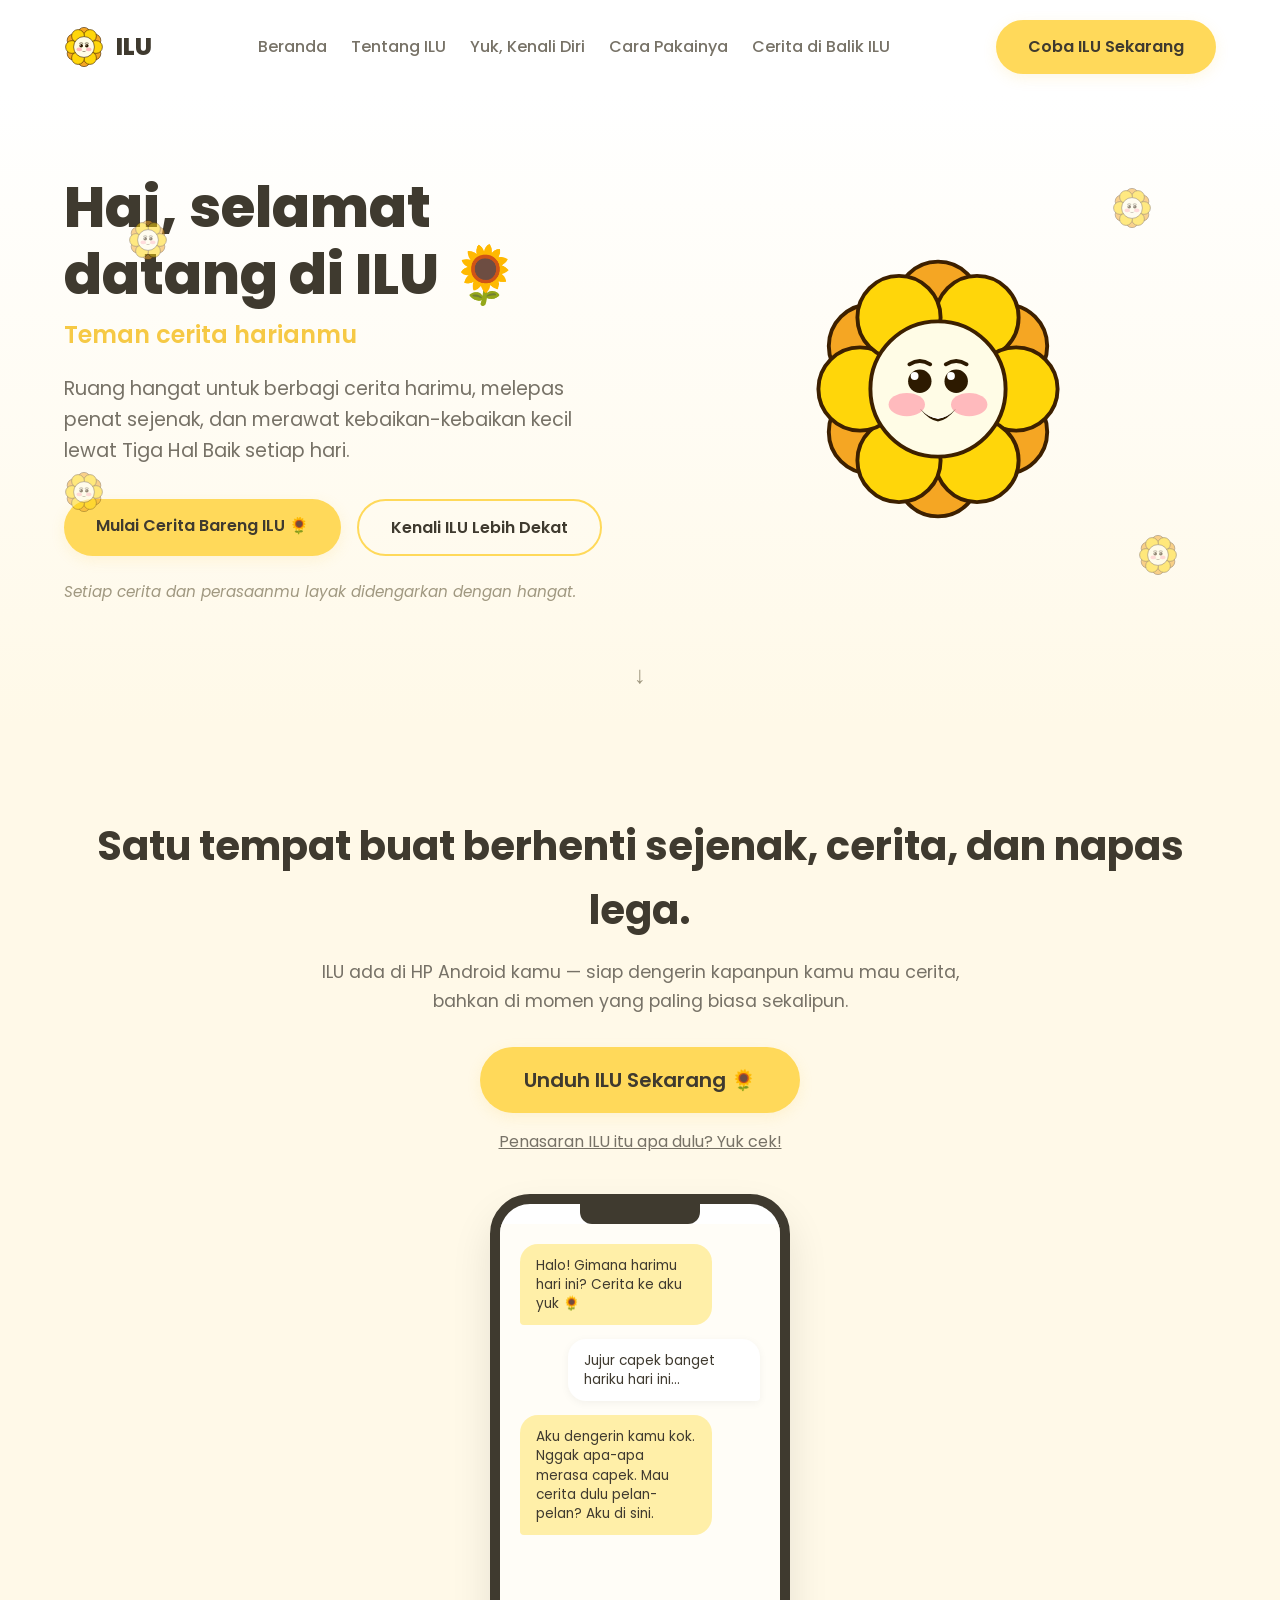
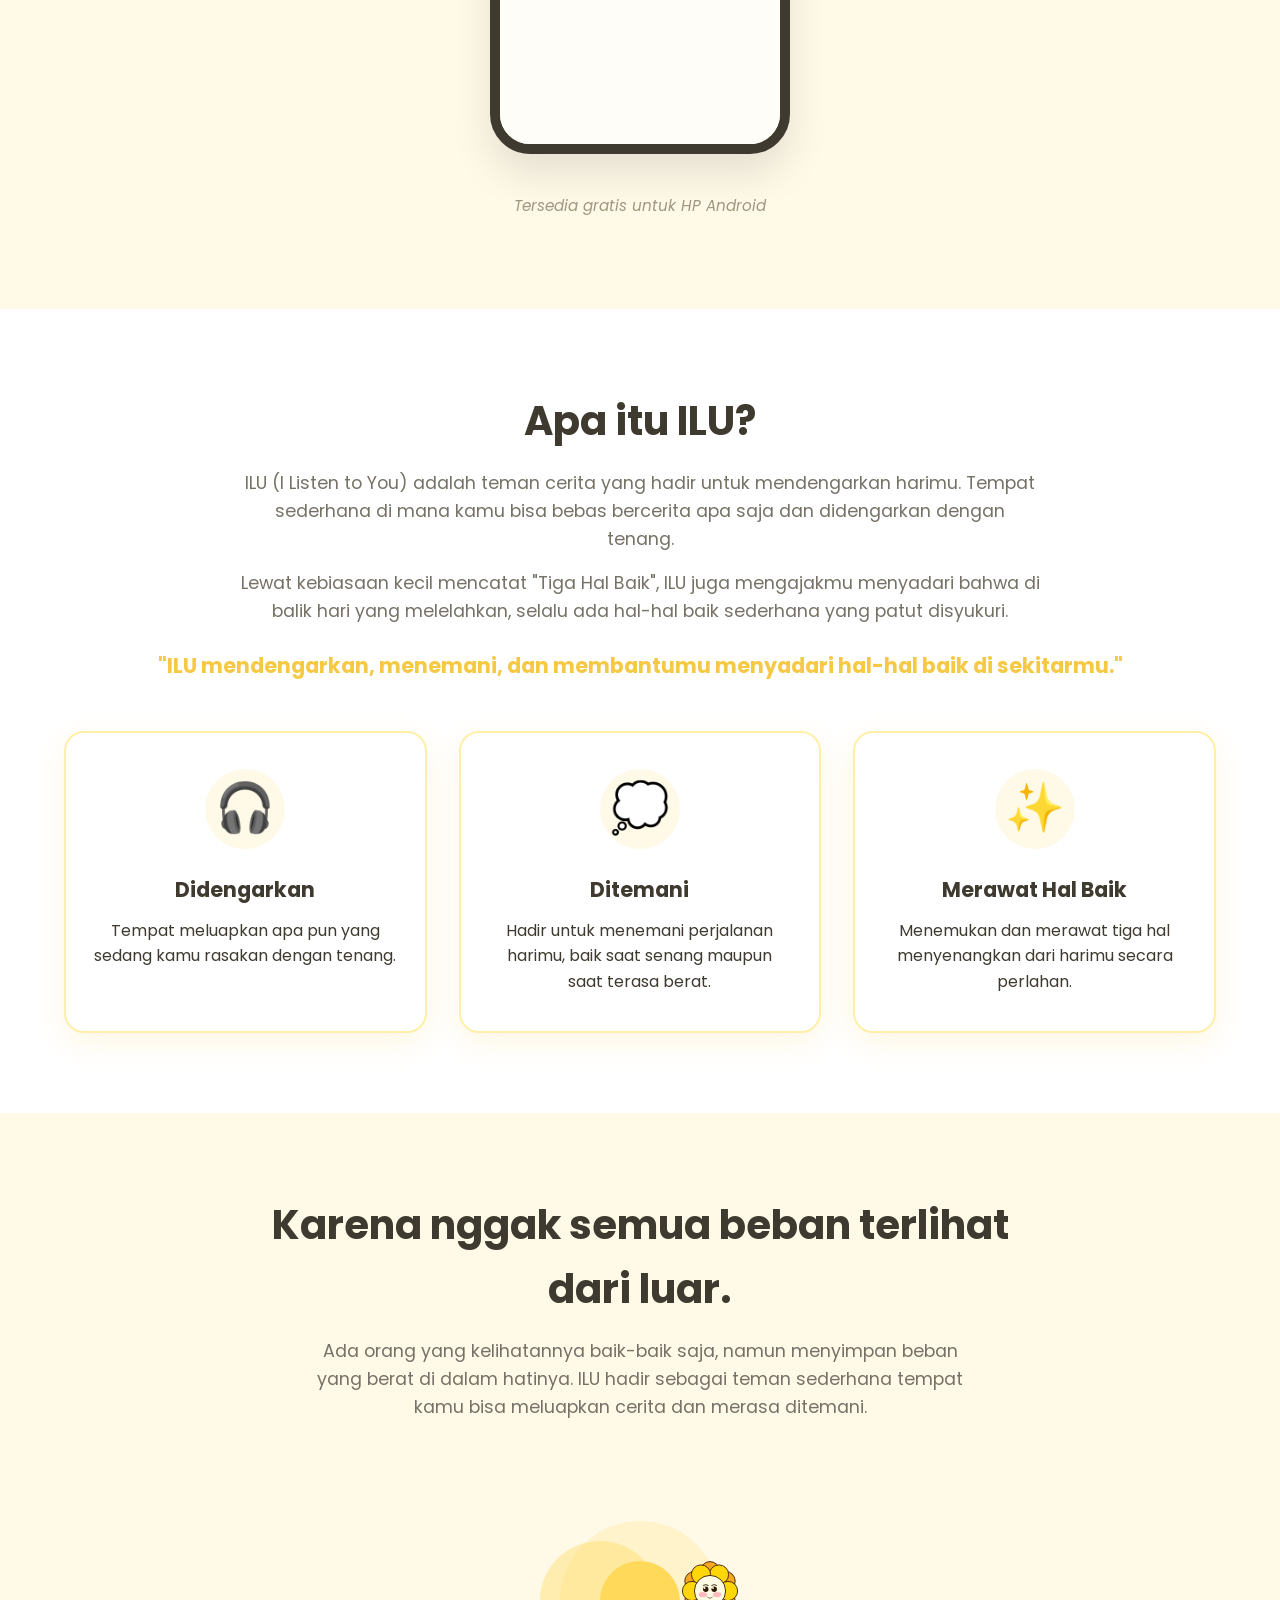
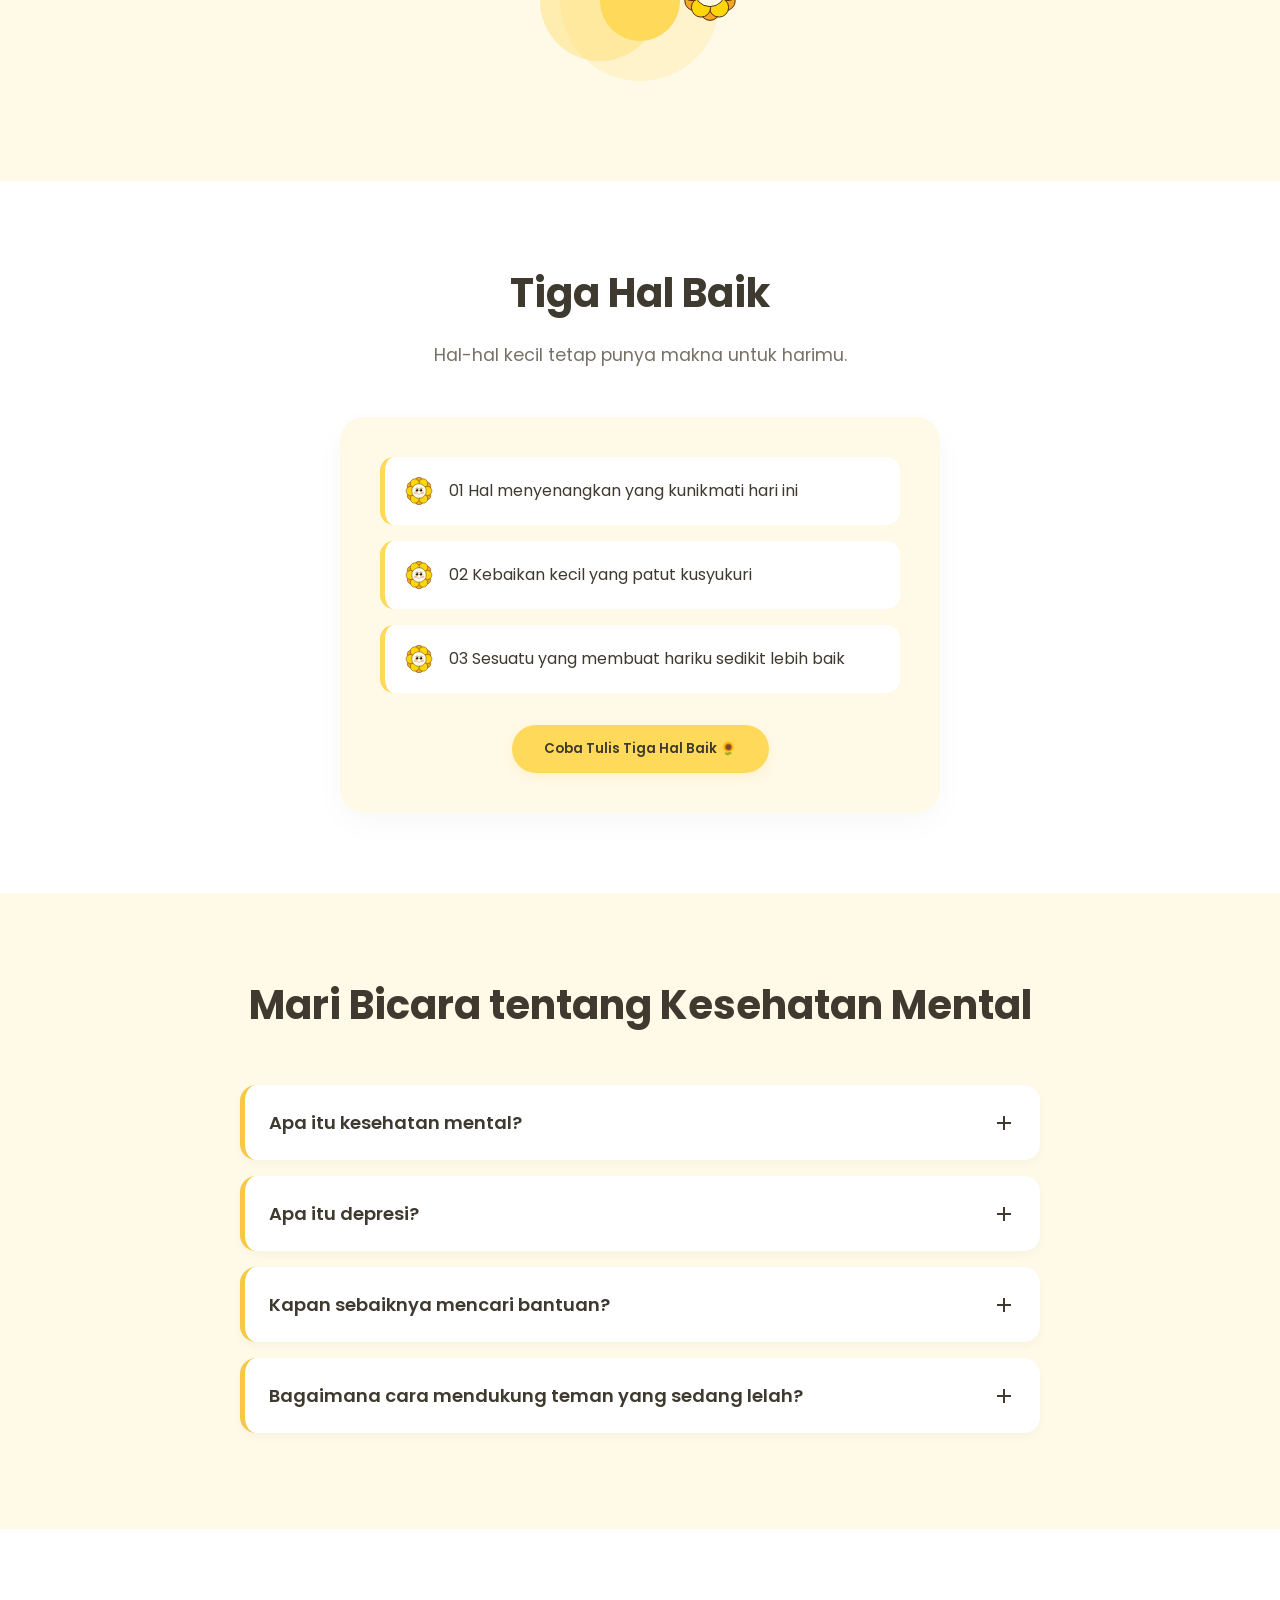
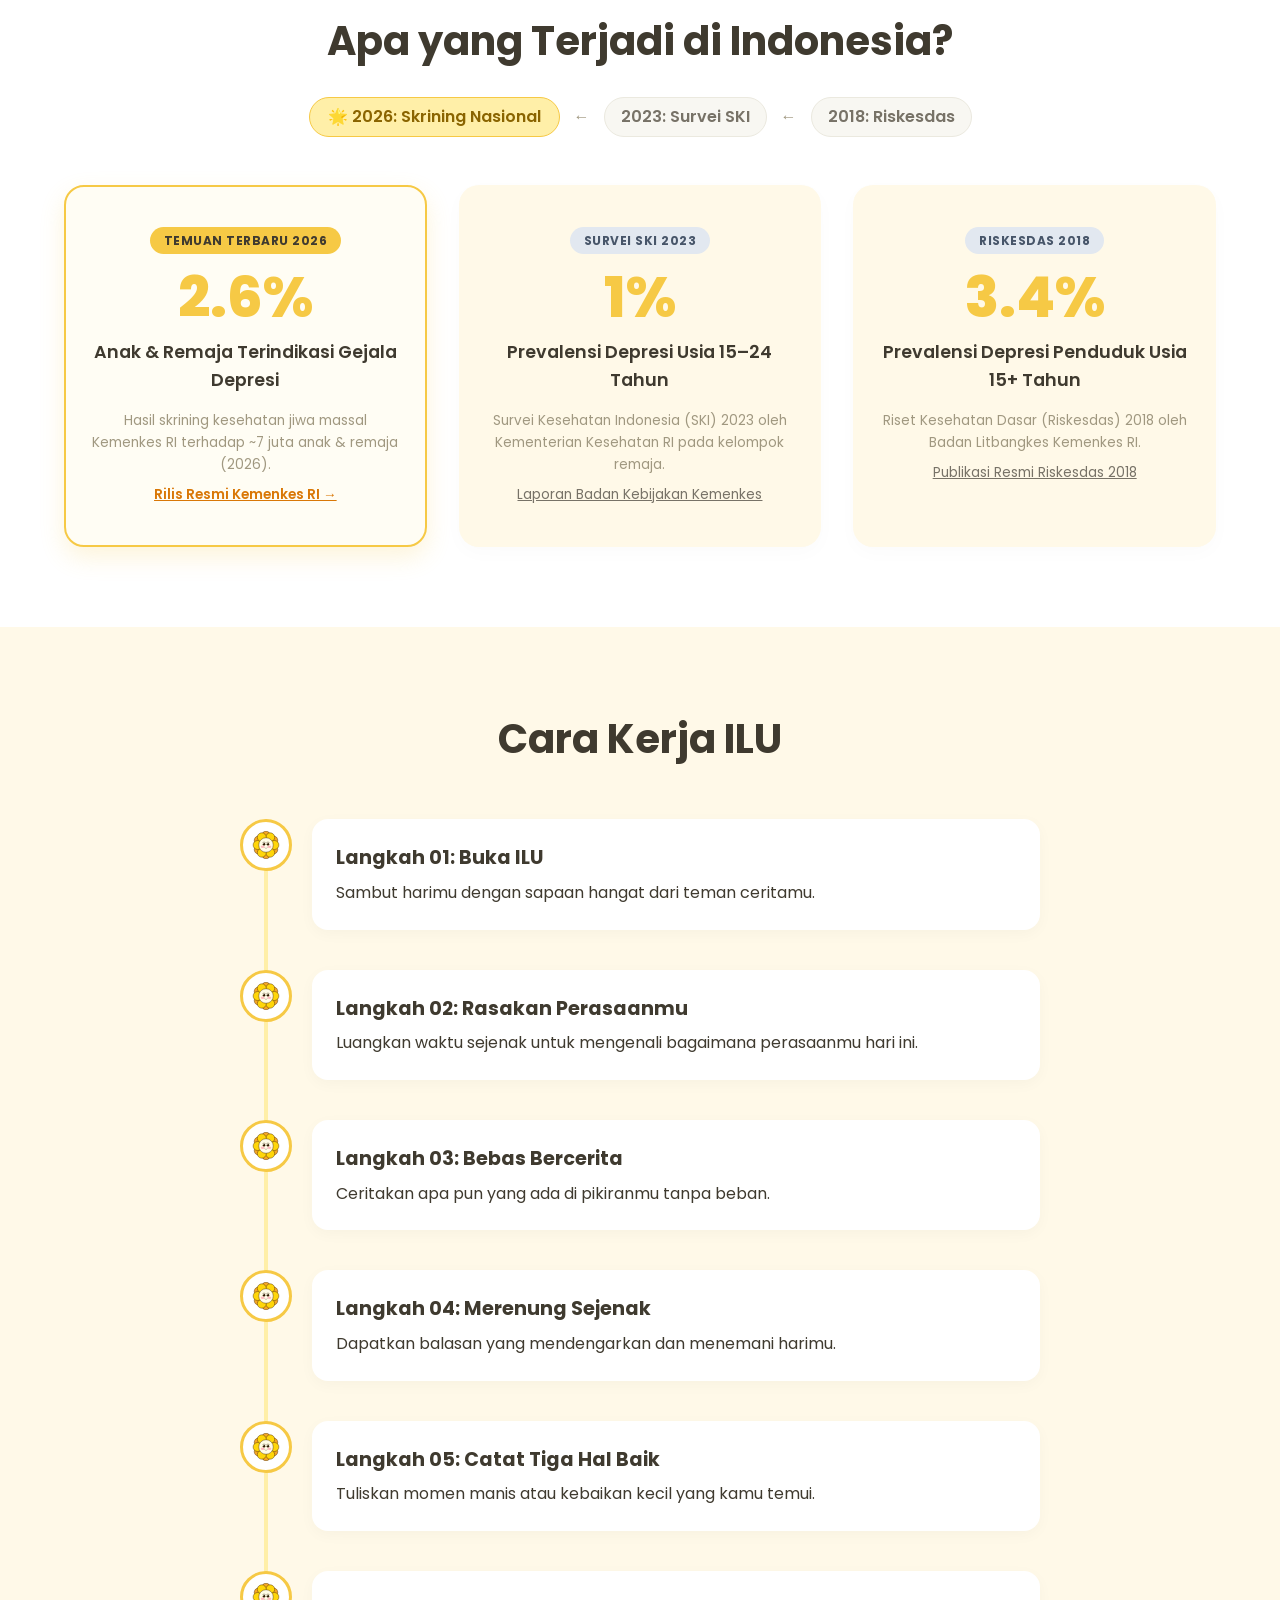
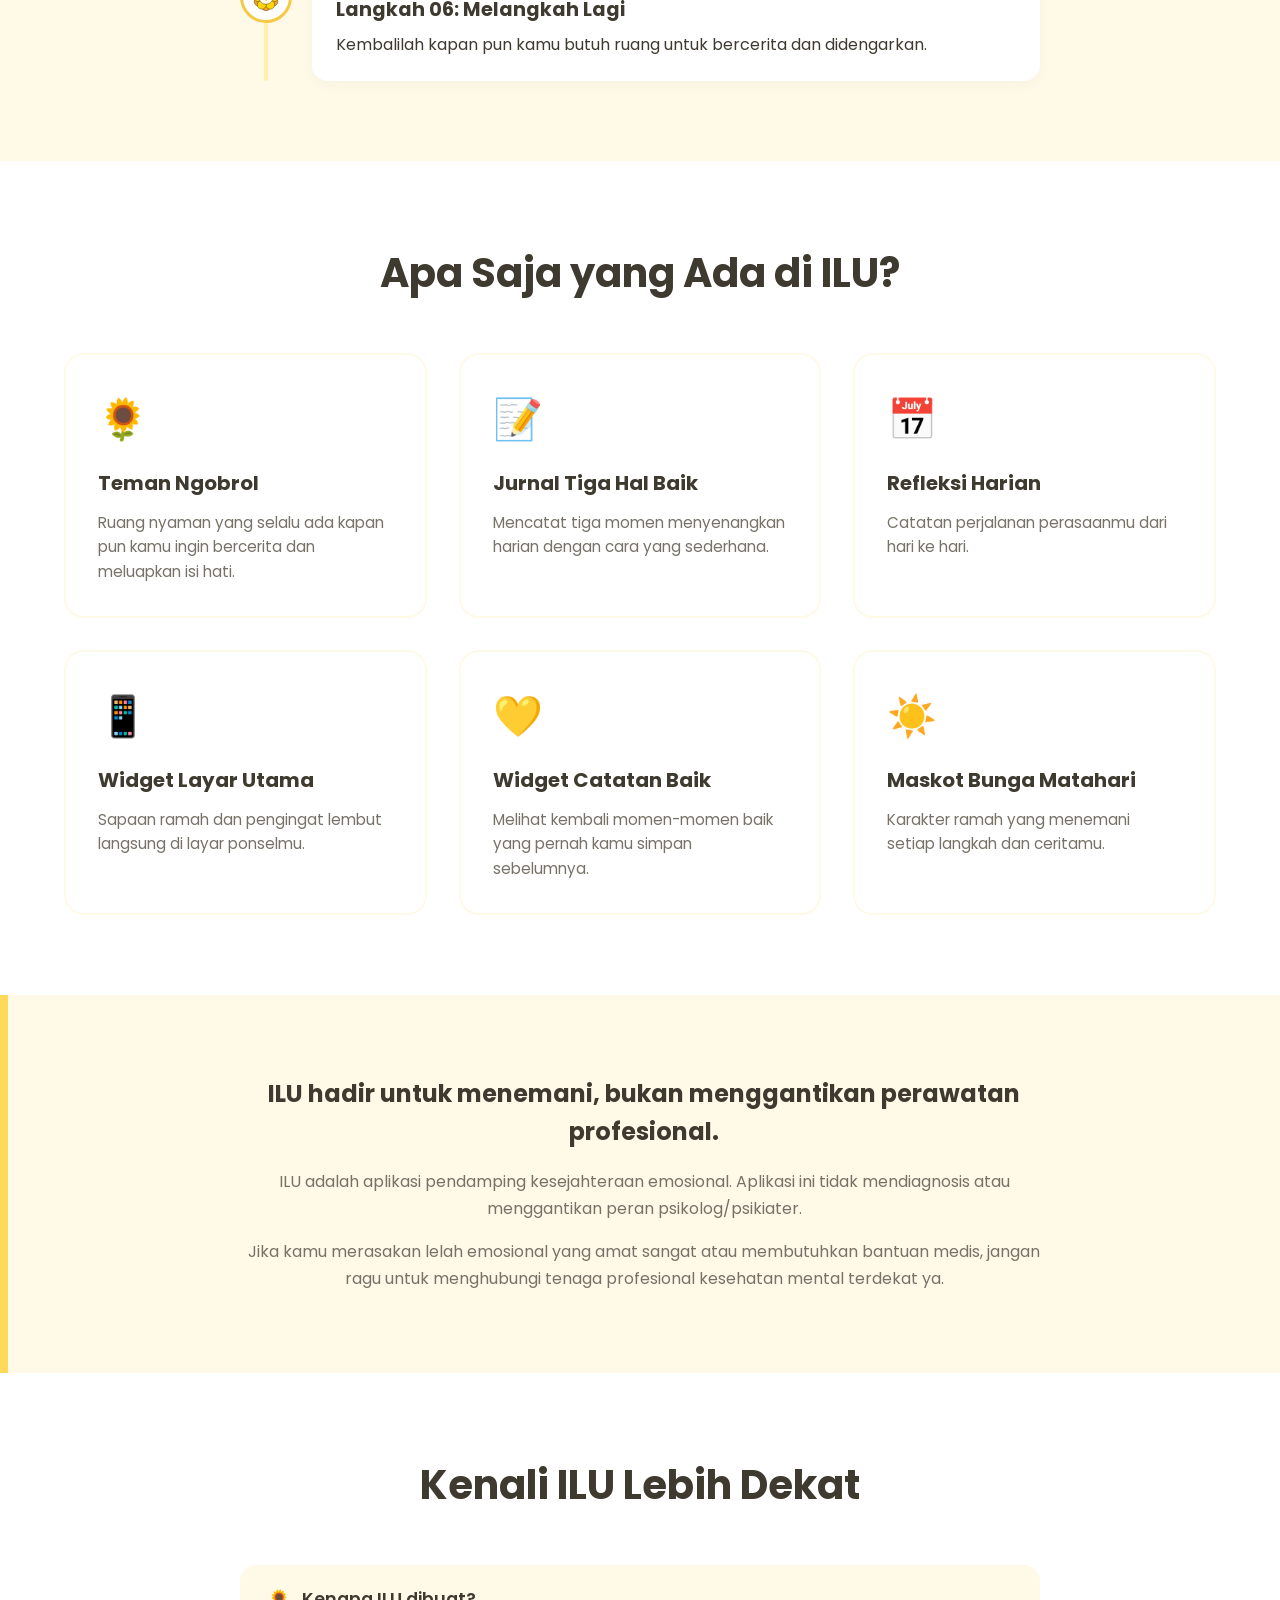
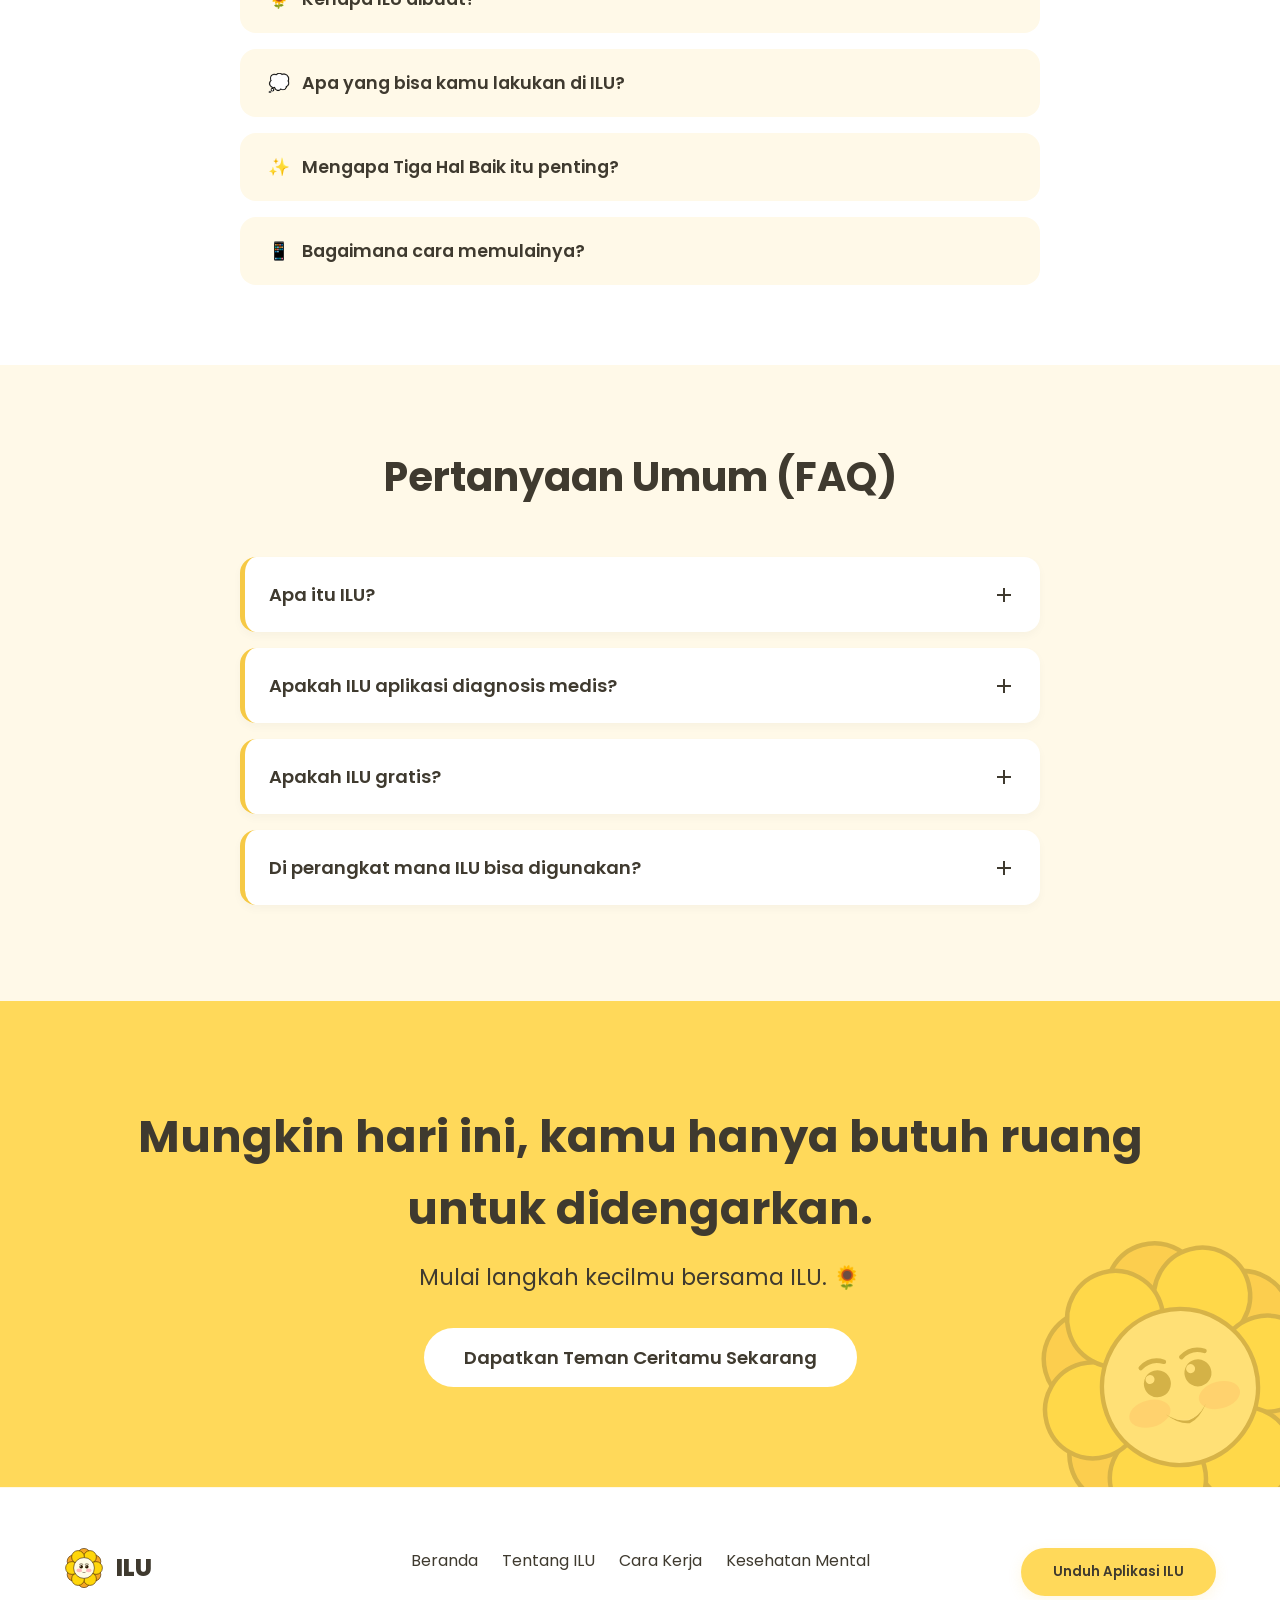
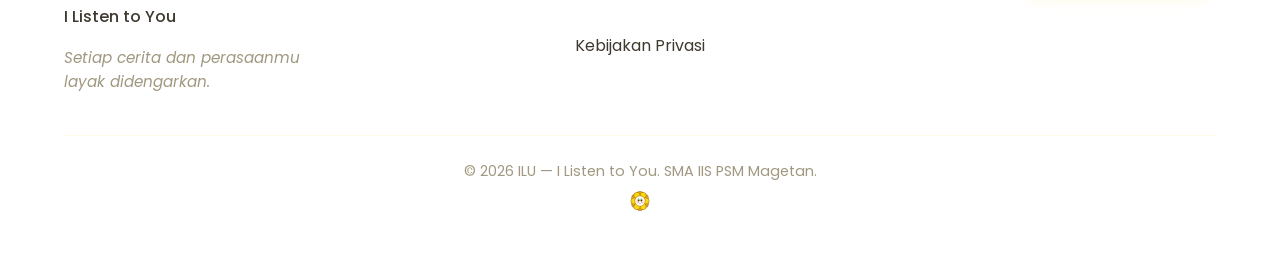
<file: index.html>
<!DOCTYPE html>
<html lang="id">
<head>
    <meta charset="UTF-8">
    <meta name="viewport" content="width=device-width, initial-scale=1.0">
    <meta name="google-site-verification" content="googleefeaaa1e9da4fd5a" />
    <title>ILU — I Listen to You | Teman Cerita & Pendamping Harimu</title>
    <meta name="description" content="ILU — I Listen to You adalah aplikasi teman cerita harian tempat kamu bisa berbagi cerita dengan tenang dan menemukan hal-hal baik setiap hari lewat Tiga Hal Baik.">
    <meta name="keywords" content="ILU, I Listen to You, teman cerita, tempat cerita, aplikasi curhat, tiga hal baik, kesehatan mental, gratitude app">
    <meta property="og:title" content="ILU — I Listen to You">
    <meta property="og:description" content="Tempat aman untuk bercerita, didengarkan dengan hangat, dan merayakan momen-momen kecil harimu.">
    <meta property="og:type" content="website">

    <link rel="preconnect" href="https://fonts.googleapis.com">
    <link rel="preconnect" href="https://fonts.gstatic.com" crossorigin>
    <link href="https://fonts.googleapis.com/css2?family=Poppins:wght@300;400;500;600;700;800&display=swap" rel="stylesheet">

    <style>
        :root {
            --white: #FFFFFF;
            --cream: #FFF9E8;
            --soft-yellow: #FFEFA8;
            --warm-yellow: #FFD95A;
            --sunflower: #F6C945;
            --text-dark: #3F3A2F;
            --text-secondary: #777267;
            --text-light: #A09880;
            --shadow: rgba(246, 201, 69, 0.15);
            --shadow-hover: rgba(246, 201, 69, 0.3);
            --transition: 0.3s ease;
        }

        * {
            margin: 0;
            padding: 0;
            box-sizing: border-box;
        }

        body {
            font-family: 'Poppins', sans-serif;
            color: var(--text-dark);
            background-color: var(--white);
            line-height: 1.6;
            overflow-x: hidden;
            scroll-behavior: smooth;
        }

        a {
            text-decoration: none;
            color: inherit;
        }

        ul {
            list-style: none;
        }

        button {
            cursor: pointer;
            font-family: inherit;
            border: none;
            outline: none;
        }

        .container {
            max-width: 1200px;
            margin: 0 auto;
            padding: 0 24px;
        }

        section {
            padding: 80px 0;
        }

        /* Reusable Components */
        .btn {
            display: inline-block;
            padding: 14px 32px;
            border-radius: 50px;
            font-weight: 600;
            transition: var(--transition);
            text-align: center;
        }

        .btn-primary {
            background-color: var(--warm-yellow);
            color: var(--text-dark);
            box-shadow: 0 4px 14px var(--shadow);
        }

        .btn-primary:hover {
            transform: translateY(-2px);
            box-shadow: 0 6px 20px var(--shadow-hover);
        }

        .btn-outline {
            background-color: transparent;
            border: 2px solid var(--warm-yellow);
            color: var(--text-dark);
        }

        .btn-outline:hover {
            background-color: var(--soft-yellow);
        }

        .section-header {
            text-align: center;
            margin-bottom: 48px;
        }

        .section-title {
            font-size: 2.5rem;
            font-weight: 700;
            color: var(--text-dark);
            margin-bottom: 16px;
        }

        .section-subtitle {
            font-size: 1.1rem;
            color: var(--text-secondary);
            max-width: 650px;
            margin: 0 auto;
        }

        /* SVG Mascot Animation */
        .mascot-float {
            animation: float 3s ease-in-out infinite;
        }

        @keyframes float {
            0% { transform: translateY(0px); }
            50% { transform: translateY(-8px); }
            100% { transform: translateY(0px); }
        }

        /* Scroll Animations */
        .animate-on-scroll {
            opacity: 0;
            transform: translateY(20px);
            transition: opacity 0.6s ease-out, transform 0.6s ease-out;
        }

        .animate-on-scroll.is-visible {
            opacity: 1;
            transform: translateY(0);
        }

        /* Section 1: Navigation */
        .navbar {
            position: sticky;
            top: 0;
            left: 0;
            width: 100%;
            z-index: 1000;
            background-color: var(--white);
            transition: all var(--transition);
            padding: 20px 0;
        }

        .navbar.scrolled {
            padding: 12px 0;
            box-shadow: 0 4px 20px rgba(0, 0, 0, 0.05);
        }

        .nav-container {
            display: flex;
            justify-content: space-between;
            align-items: center;
        }

        .nav-logo {
            display: flex;
            align-items: center;
            gap: 12px;
            font-size: 1.5rem;
            font-weight: 800;
            color: var(--text-dark);
        }

        .nav-logo svg {
            width: 40px;
            height: 40px;
        }

        .nav-links {
            display: flex;
            gap: 24px;
        }

        .nav-links a {
            font-weight: 500;
            color: var(--text-secondary);
            transition: var(--transition);
        }

        .nav-links a:hover {
            color: var(--sunflower);
        }

        .nav-right {
            display: flex;
            align-items: center;
            gap: 16px;
        }

        .hamburger {
            display: none;
            flex-direction: column;
            gap: 5px;
            background: none;
            border: none;
            cursor: pointer;
        }

        .hamburger span {
            width: 25px;
            height: 3px;
            background-color: var(--text-dark);
            border-radius: 3px;
            transition: var(--transition);
        }

        /* Mobile Menu */
        .mobile-menu {
            position: fixed;
            top: 0;
            left: 0;
            width: 100%;
            height: 100vh;
            background-color: var(--white);
            z-index: 999;
            display: flex;
            flex-direction: column;
            align-items: center;
            justify-content: center;
            gap: 24px;
            transform: translateY(-100%);
            transition: transform 0.4s ease-in-out;
        }

        .mobile-menu.open {
            transform: translateY(0);
        }

        .mobile-menu a {
            font-size: 1.5rem;
            font-weight: 600;
        }

        .close-menu {
            position: absolute;
            top: 24px;
            right: 24px;
            font-size: 2rem;
            background: none;
            border: none;
        }

        /* Section 2: Hero */
        .hero {
            background: linear-gradient(180deg, var(--white) 0%, var(--cream) 100%);
            padding: 80px 0 120px;
            position: relative;
        }

        .hero-container {
            display: flex;
            align-items: center;
            justify-content: space-between;
            gap: 40px;
        }

        .hero-content {
            flex: 1;
            max-width: 600px;
        }

        .hero-title {
            font-size: 3.5rem;
            font-weight: 800;
            line-height: 1.2;
            color: var(--text-dark);
            margin-bottom: 8px;
        }

        .hero-subtitle {
            font-size: 1.5rem;
            font-weight: 600;
            color: var(--sunflower);
            margin-bottom: 20px;
        }

        .hero-desc {
            font-size: 1.2rem;
            color: var(--text-secondary);
            margin-bottom: 32px;
        }

        .hero-actions {
            display: flex;
            gap: 16px;
            margin-bottom: 24px;
            flex-wrap: wrap;
        }

        .hero-note {
            font-size: 0.95rem;
            color: var(--text-light);
            font-style: italic;
        }

        .hero-visual {
            flex: 1;
            display: flex;
            justify-content: center;
            align-items: center;
        }

        .hero-mascot {
            width: 260px;
            height: 260px;
        }

        .floating-deco {
            position: absolute;
            width: 40px;
            height: 40px;
            opacity: 0.5;
            pointer-events: none;
        }

        .deco-1 { top: 20%; left: 10%; animation: float 4s ease-in-out infinite; }
        .deco-2 { top: 60%; left: 5%; animation: float 5s ease-in-out infinite 1s; }
        .deco-3 { top: 15%; right: 10%; animation: float 4.5s ease-in-out infinite 0.5s; }
        .deco-4 { top: 70%; right: 8%; animation: float 3.5s ease-in-out infinite 1.5s; }

        .scroll-indicator {
            position: absolute;
            bottom: 30px;
            left: 50%;
            transform: translateX(-50%);
            font-size: 1.5rem;
            color: var(--text-light);
            animation: bounce 2s infinite;
        }

        @keyframes bounce {
            0%, 20%, 50%, 80%, 100% { transform: translateY(0) translateX(-50%); }
            40% { transform: translateY(-10px) translateX(-50%); }
            60% { transform: translateY(-5px) translateX(-50%); }
        }

        /* Section 3: Download Section */
        .download-section {
            background-color: var(--cream);
            text-align: center;
            padding: 90px 0;
        }

        .phone-mockup {
            width: 300px;
            height: 560px;
            background-color: var(--white);
            border: 10px solid var(--text-dark);
            border-radius: 40px;
            margin: 40px auto;
            position: relative;
            box-shadow: 0 20px 40px rgba(0,0,0,0.1);
            overflow: hidden;
            display: flex;
            flex-direction: column;
        }

        .phone-notch {
            width: 120px;
            height: 20px;
            background-color: var(--text-dark);
            border-bottom-left-radius: 12px;
            border-bottom-right-radius: 12px;
            margin: 0 auto;
        }

        .chat-ui {
            padding: 20px;
            display: flex;
            flex-direction: column;
            gap: 14px;
            flex: 1;
            background-color: #FFFDF7;
            text-align: left;
            font-size: 0.85rem;
        }

        .chat-bubble {
            max-width: 80%;
            padding: 12px 16px;
            border-radius: 18px;
            line-height: 1.4;
        }

        .chat-bubble.ilu {
            background-color: var(--soft-yellow);
            color: var(--text-dark);
            align-self: flex-start;
            border-bottom-left-radius: 4px;
        }

        .chat-bubble.user {
            background-color: var(--white);
            color: var(--text-dark);
            align-self: flex-end;
            border-bottom-right-radius: 4px;
            box-shadow: 0 2px 8px rgba(0,0,0,0.05);
        }

        /* Section 4: What is ILU? */
        .what-is-ilu {
            background-color: var(--white);
        }

        .highlight-phrase {
            font-size: 1.3rem;
            font-weight: 700;
            color: var(--sunflower);
            margin-top: 24px;
            display: block;
        }

        .cards-grid {
            display: grid;
            grid-template-columns: repeat(3, 1fr);
            gap: 32px;
            margin-top: 48px;
        }

        .info-card {
            background-color: var(--white);
            border: 2px solid var(--soft-yellow);
            border-radius: 20px;
            padding: 36px 28px;
            text-align: center;
            box-shadow: 0 10px 30px var(--shadow);
            transition: var(--transition);
        }

        .info-card:hover {
            transform: translateY(-6px);
            box-shadow: 0 15px 35px var(--shadow-hover);
        }

        .info-card-icon {
            font-size: 3rem;
            margin-bottom: 24px;
            display: flex;
            justify-content: center;
            align-items: center;
            width: 80px;
            height: 80px;
            background-color: var(--cream);
            border-radius: 50%;
            margin-left: auto;
            margin-right: auto;
        }

        .info-card h3 {
            font-size: 1.3rem;
            margin-bottom: 12px;
            color: var(--text-dark);
        }

        /* Section 5: Why ILU Exists */
        .why-ilu {
            background-color: var(--cream);
            text-align: center;
        }

        .why-content {
            max-width: 750px;
            margin: 0 auto;
        }

        .abstract-illustration {
            margin-top: 40px;
            display: flex;
            justify-content: center;
        }

        /* Section 6: Three Good Things */
        .three-good-things {
            background-color: var(--white);
        }

        .tgt-demo {
            max-width: 600px;
            margin: 0 auto;
            background-color: var(--cream);
            border-radius: 24px;
            padding: 40px;
            box-shadow: 0 10px 30px rgba(0,0,0,0.03);
        }

        .tgt-card {
            background-color: var(--white);
            padding: 20px;
            border-radius: 14px;
            margin-bottom: 16px;
            border-left: 5px solid var(--warm-yellow);
            display: flex;
            align-items: center;
            gap: 16px;
            transition: var(--transition);
        }

        .tgt-card:hover {
            transform: translateX(6px);
        }

        .tgt-card:hover .tgt-icon {
            transform: rotate(10deg);
        }

        .tgt-icon {
            width: 28px;
            height: 28px;
            transition: transform 0.3s ease;
        }

        .tgt-input-wrapper {
            display: none;
            flex-direction: column;
            gap: 16px;
        }

        .tgt-input {
            width: 100%;
            padding: 16px;
            border: 2px solid var(--soft-yellow);
            border-radius: 12px;
            font-family: inherit;
            font-size: 1rem;
            outline: none;
            transition: border-color 0.3s;
        }

        .tgt-input:focus {
            border-color: var(--sunflower);
        }

        .tgt-success {
            display: none;
            text-align: center;
            margin-top: 24px;
            animation: fadeIn 0.5s ease-out;
        }

        @keyframes fadeIn {
            from { opacity: 0; transform: translateY(10px); }
            to { opacity: 1; transform: translateY(0); }
        }

        /* Section 7: Education / Understand */
        .understand {
            background-color: var(--cream);
        }

        .accordion {
            max-width: 800px;
            margin: 0 auto;
        }

        .accordion-item {
            background-color: var(--white);
            border-radius: 16px;
            margin-bottom: 16px;
            overflow: hidden;
            box-shadow: 0 4px 10px rgba(0,0,0,0.03);
            border-left: 5px solid var(--sunflower);
        }

        .accordion-header {
            width: 100%;
            padding: 24px;
            display: flex;
            justify-content: space-between;
            align-items: center;
            background: none;
            border: none;
            font-size: 1.125rem;
            font-weight: 600;
            color: var(--text-dark);
            cursor: pointer;
            text-align: left;
        }

        .accordion-icon {
            transition: transform 0.3s ease;
        }

        .accordion-item.active .accordion-icon {
            transform: rotate(45deg);
        }

        .accordion-content {
            max-height: 0;
            overflow: hidden;
            transition: max-height 0.3s ease-out;
            padding: 0 24px;
            color: var(--text-secondary);
        }

        .accordion-item.active .accordion-content {
            padding-bottom: 24px;
        }

        /* Section 8: Stats */
        .stats {
            background-color: var(--white);
        }

        .stats-grid {
            display: grid;
            grid-template-columns: repeat(3, 1fr);
            gap: 32px;
            margin-top: 40px;
        }

        .stat-card {
            background-color: var(--cream);
            border-radius: 20px;
            padding: 40px 24px;
            text-align: center;
            box-shadow: 0 6px 20px rgba(0,0,0,0.02);
            transition: var(--transition);
            border: 2px solid transparent;
        }

        .stat-card:hover {
            transform: translateY(-4px);
        }

        .stat-card.featured {
            border: 2px solid var(--sunflower);
            background-color: #FFFDF4;
            box-shadow: 0 10px 25px rgba(246, 201, 69, 0.2);
        }

        .stat-badge {
            display: inline-block;
            background-color: var(--sunflower);
            color: #3F3A2F;
            font-size: 0.75rem;
            font-weight: 700;
            padding: 4px 14px;
            border-radius: 50px;
            margin-bottom: 16px;
            text-transform: uppercase;
            letter-spacing: 0.5px;
        }

        .stat-number {
            font-size: 3.5rem;
            font-weight: 800;
            color: var(--sunflower);
            margin-bottom: 12px;
            line-height: 1;
        }

        .stat-desc {
            font-size: 1.1rem;
            font-weight: 600;
            margin-bottom: 16px;
        }

        .stat-source {
            font-size: 0.85rem;
            color: var(--text-light);
        }

        /* Section 9: How It Works */
        .how-it-works {
            background-color: var(--cream);
        }

        .timeline {
            max-width: 800px;
            margin: 0 auto;
            position: relative;
        }

        .timeline::before {
            content: '';
            position: absolute;
            top: 0;
            left: 24px;
            height: 100%;
            width: 4px;
            background-color: var(--soft-yellow);
            border-radius: 2px;
        }

        .timeline-item {
            position: relative;
            padding-left: 72px;
            margin-bottom: 40px;
        }

        .timeline-item:last-child {
            margin-bottom: 0;
        }

        .timeline-icon {
            position: absolute;
            left: 0;
            top: 0;
            width: 52px;
            height: 52px;
            background-color: var(--white);
            border: 3px solid var(--sunflower);
            border-radius: 50%;
            display: flex;
            align-items: center;
            justify-content: center;
            z-index: 1;
        }

        .timeline-icon svg {
            width: 28px;
            height: 28px;
        }

        .timeline-content {
            background-color: var(--white);
            padding: 24px;
            border-radius: 16px;
            box-shadow: 0 4px 15px rgba(0,0,0,0.03);
        }

        .timeline-content h4 {
            font-size: 1.2rem;
            color: var(--text-dark);
            margin-bottom: 6px;
        }

        /* Section 10: Features */
        .features {
            background-color: var(--white);
        }

        .feature-grid {
            display: grid;
            grid-template-columns: repeat(3, 1fr);
            gap: 32px;
        }

        .feature-card {
            background-color: var(--white);
            border: 2px solid var(--cream);
            border-radius: 20px;
            padding: 32px;
            transition: var(--transition);
        }

        .feature-card:hover {
            transform: translateY(-6px);
            border-color: var(--warm-yellow);
            box-shadow: 0 10px 25px var(--shadow-hover);
        }

        .feature-icon {
            font-size: 2.5rem;
            margin-bottom: 16px;
        }

        .feature-card h3 {
            font-size: 1.25rem;
            margin-bottom: 12px;
        }

        .feature-card p {
            color: var(--text-secondary);
            font-size: 0.95rem;
        }

        /* Section 11: Safety Notice */
        .safety-notice {
            background-color: var(--cream);
            border-left: 8px solid var(--warm-yellow);
        }

        .safety-content {
            max-width: 800px;
            margin: 0 auto;
            text-align: center;
        }

        .safety-content h3 {
            font-size: 1.5rem;
            margin-bottom: 16px;
            color: var(--text-dark);
        }

        .safety-content p {
            color: var(--text-secondary);
            font-size: 1rem;
            line-height: 1.7;
        }

        /* Section 12: Journey (Resources) */
        .journey {
            background-color: var(--white);
        }

        .journey-flow {
            max-width: 800px;
            margin: 0 auto;
            display: flex;
            flex-direction: column;
            gap: 16px;
        }

        .journey-item {
            background-color: var(--cream);
            padding: 20px 28px;
            border-radius: 16px;
            cursor: pointer;
            transition: var(--transition);
        }

        .journey-item:hover {
            background-color: var(--soft-yellow);
        }

        .journey-header {
            font-weight: 600;
            font-size: 1.1rem;
            display: flex;
            align-items: center;
            gap: 12px;
        }

        .journey-desc {
            max-height: 0;
            overflow: hidden;
            transition: max-height 0.3s ease-out, margin-top 0.3s ease-out;
            color: var(--text-secondary);
        }

        .journey-item.open .journey-desc {
            margin-top: 12px;
        }

        /* Section 13: FAQ */
        .faq {
            background-color: var(--cream);
        }

        /* Section 14: Final CTA */
        .final-cta {
            background-color: var(--warm-yellow);
            text-align: center;
            padding: 100px 0;
            position: relative;
            overflow: hidden;
        }

        .final-cta h2 {
            font-size: 2.8rem;
            margin-bottom: 16px;
            color: var(--text-dark);
        }

        .final-cta .btn {
            background-color: var(--white);
            color: var(--text-dark);
            font-size: 1.15rem;
            padding: 16px 40px;
        }

        .final-cta .btn:hover {
            background-color: var(--text-dark);
            color: var(--white);
        }

        .final-mascot {
            position: absolute;
            bottom: -50px;
            right: -50px;
            width: 300px;
            height: 300px;
            opacity: 0.2;
            transform: rotate(-15deg);
        }

        /* Section 15: Footer */
        .footer {
            background-color: var(--white);
            padding: 60px 0 40px;
            border-top: 1px solid var(--cream);
        }

        .footer-grid {
            display: grid;
            grid-template-columns: 1fr 2fr 1fr;
            gap: 40px;
            margin-bottom: 40px;
        }

        .footer-brand {
            display: flex;
            flex-direction: column;
            gap: 16px;
        }

        .footer-nav {
            display: flex;
            flex-wrap: wrap;
            gap: 24px;
            justify-content: center;
        }

        .footer-nav a:hover {
            color: var(--sunflower);
        }

        .footer-right {
            text-align: right;
        }

        .footer-bottom {
            text-align: center;
            padding-top: 24px;
            border-top: 1px solid var(--cream);
            color: var(--text-light);
            font-size: 0.9rem;
        }

        /* Modal Download Direct */
        .modal-overlay {
            position: fixed;
            top: 0;
            left: 0;
            width: 100%;
            height: 100%;
            background: rgba(0,0,0,0.5);
            z-index: 2000;
            display: none;
            justify-content: center;
            align-items: center;
            padding: 20px;
        }

        .modal-card {
            background: var(--white);
            padding: 40px;
            border-radius: 24px;
            max-width: 480px;
            width: 100%;
            text-align: center;
            box-shadow: 0 20px 50px rgba(0,0,0,0.2);
            position: relative;
            animation: fadeIn 0.3s ease-out;
        }

        .modal-close {
            position: absolute;
            top: 16px;
            right: 20px;
            font-size: 1.8rem;
            background: none;
            border: none;
            cursor: pointer;
            color: var(--text-secondary);
        }

        /* Responsive Breakpoints */
        @media (max-width: 1024px) {
            .hero-title { font-size: 3rem; }
            .hero-mascot { width: 220px; height: 220px; }
            .cards-grid, .stats-grid, .feature-grid { grid-template-columns: repeat(2, 1fr); }
            .footer-grid { grid-template-columns: 1fr 1fr; text-align: center; }
            .footer-nav { justify-content: flex-start; }
            .footer-right { text-align: left; }
        }

        @media (max-width: 768px) {
            section { padding: 60px 0; }
            .nav-links, .nav-right .btn { display: none; }
            .hamburger { display: flex; }
            
            .hero-container { flex-direction: column-reverse; text-align: center; }
            .hero-actions { justify-content: center; }
            .hero-title { font-size: 2.4rem; }
            .cards-grid, .stats-grid, .feature-grid { grid-template-columns: 1fr; }
            
            .timeline::before { left: 16px; }
            .timeline-item { padding-left: 48px; }
            .timeline-icon { width: 36px; height: 36px; }
            .timeline-icon svg { width: 20px; height: 20px; }
            
            .footer-grid { grid-template-columns: 1fr; }
            .footer-nav { justify-content: center; }
            .footer-brand, .footer-right { align-items: center; text-align: center; }
        }

    </style>
</head>
<body>

    <!-- SVG Sprites -->
    <svg style="display: none;">
        <symbol id="sunflower-mascot" viewBox="0 0 200 200">
            <g class="mascot-group">
                <!-- Orange petals (back layer) -->
                <circle cx="100" cy="34"  r="32" fill="#F5A623" stroke="#3D2000" stroke-width="3"/>
                <circle cx="152" cy="67"  r="32" fill="#F5A623" stroke="#3D2000" stroke-width="3"/>
                <circle cx="152" cy="133" r="32" fill="#F5A623" stroke="#3D2000" stroke-width="3"/>
                <circle cx="100" cy="166" r="32" fill="#F5A623" stroke="#3D2000" stroke-width="3"/>
                <circle cx="48"  cy="133" r="32" fill="#F5A623" stroke="#3D2000" stroke-width="3"/>
                <circle cx="48"  cy="67"  r="32" fill="#F5A623" stroke="#3D2000" stroke-width="3"/>
                <!-- Yellow petals (front layer) -->
                <circle cx="130" cy="45"  r="32" fill="#FFD60A" stroke="#3D2000" stroke-width="3"/>
                <circle cx="160" cy="100" r="32" fill="#FFD60A" stroke="#3D2000" stroke-width="3"/>
                <circle cx="130" cy="155" r="32" fill="#FFD60A" stroke="#3D2000" stroke-width="3"/>
                <circle cx="70"  cy="155" r="32" fill="#FFD60A" stroke="#3D2000" stroke-width="3"/>
                <circle cx="40"  cy="100" r="32" fill="#FFD60A" stroke="#3D2000" stroke-width="3"/>
                <circle cx="70"  cy="45"  r="32" fill="#FFD60A" stroke="#3D2000" stroke-width="3"/>
                <!-- Center face circle -->
                <circle cx="100" cy="100" r="52" fill="#FFFCE6" stroke="#3D2000" stroke-width="3"/>
                <!-- Pink cheeks -->
                <ellipse cx="76"  cy="112" rx="14" ry="9" fill="#FFB3BA" opacity="0.9"/>
                <ellipse cx="124" cy="112" rx="14" ry="9" fill="#FFB3BA" opacity="0.9"/>
                <!-- Eyes -->
                <circle cx="86"  cy="94" r="9" fill="#2D1A00"/>
                <circle cx="114" cy="94" r="9" fill="#2D1A00"/>
                <circle cx="82"  cy="90" r="3" fill="white"/>
                <circle cx="110" cy="90" r="3" fill="white"/>
                <!-- Eyebrows -->
                <path d="M78,81 Q86,76 94,81"   fill="none" stroke="#2D1A00" stroke-width="3" stroke-linecap="round"/>
                <path d="M106,81 Q114,76 122,81" fill="none" stroke="#2D1A00" stroke-width="3" stroke-linecap="round"/>
                <!-- Open happy mouth -->
                <path d="M86,115 Q100,130 114,115 Q107,124 100,125 Q93,124 86,115Z" fill="#2D1A00"/>
                <path d="M88,117 Q100,127 112,117 Q107,122 100,123 Q93,122 88,117Z" fill="white"/>
            </g>
        </symbol>

        <symbol id="icon-plus" viewBox="0 0 24 24">
            <path fill="currentColor" d="M19 13h-6v6h-2v-6H5v-2h6V5h2v6h6v2z"/>
        </symbol>
    </svg>

    <!-- SECTION 1: NAVIGATION -->
    <nav class="navbar" id="navbar">
        <div class="container nav-container">
            <a href="#" class="nav-logo">
                <svg><use href="#sunflower-mascot"></use></svg>
                ILU
            </a>
            <ul class="nav-links">
                <li><a href="#">Beranda</a></li>
                <li><a href="#what-is-ilu">Tentang ILU</a></li>
                <li><a href="#understand">Yuk, Kenali Diri</a></li>
                <li><a href="#how-it-works">Cara Pakainya</a></li>
                <li><a href="#resources">Cerita di Balik ILU</a></li>
            </ul>
            <div class="nav-right">
                <a href="#download" class="btn btn-primary">Coba ILU Sekarang</a>
                <button class="hamburger" id="hamburger-btn">
                    <span></span>
                    <span></span>
                    <span></span>
                </button>
            </div>
        </div>
    </nav>

    <!-- Mobile Menu -->
    <div class="mobile-menu" id="mobile-menu">
        <button class="close-menu" id="close-menu">&times;</button>
        <a href="#" class="mobile-link">Beranda</a>
        <a href="#what-is-ilu" class="mobile-link">Tentang ILU</a>
        <a href="#understand" class="mobile-link">Yuk, Kenali Diri</a>
        <a href="#how-it-works" class="mobile-link">Cara Pakainya</a>
        <a href="#resources" class="mobile-link">Cerita di Balik ILU</a>
        <a href="#download" class="btn btn-primary mobile-link" style="margin-top: 20px;">Coba ILU Sekarang</a>
    </div>

    <!-- SECTION 2: HERO -->
    <section class="hero">
        <div class="container hero-container">
            <div class="hero-content animate-on-scroll">
                <h1 class="hero-title">Hai, selamat datang di ILU 🌻</h1>
                <h2 class="hero-subtitle">Teman cerita harianmu</h2>
                <p class="hero-desc">Ruang hangat untuk berbagi cerita harimu, melepas penat sejenak, dan merawat kebaikan-kebaikan kecil lewat Tiga Hal Baik setiap hari.</p>
                <div class="hero-actions">
                    <a href="#download" class="btn btn-primary">Mulai Cerita Bareng ILU 🌻</a>
                    <a href="#what-is-ilu" class="btn btn-outline">Kenali ILU Lebih Dekat</a>
                </div>
                <p class="hero-note">Setiap cerita dan perasaanmu layak didengarkan dengan hangat.</p>
            </div>
            <div class="hero-visual animate-on-scroll" style="transition-delay: 0.2s">
                <svg class="hero-mascot mascot-float"><use href="#sunflower-mascot"></use></svg>
            </div>
        </div>

        <!-- Floating Elements -->
        <svg class="floating-deco deco-1"><use href="#sunflower-mascot"></use></svg>
        <svg class="floating-deco deco-2"><use href="#sunflower-mascot"></use></svg>
        <svg class="floating-deco deco-3"><use href="#sunflower-mascot"></use></svg>
        <svg class="floating-deco deco-4"><use href="#sunflower-mascot"></use></svg>

        <div class="scroll-indicator">↓</div>
    </section>

    <!-- SECTION 3: DOWNLOAD SECTION -->
    <section id="download" class="download-section">
        <div class="container animate-on-scroll">
            <h2 class="section-title">Satu tempat buat berhenti sejenak, cerita, dan napas lega.</h2>
            <p class="section-subtitle" style="margin-bottom: 32px;">ILU ada di HP Android kamu — siap dengerin kapanpun kamu mau cerita, bahkan di momen yang paling biasa sekalipun.</p>
            
            <button class="btn btn-primary" id="open-download-modal" style="font-size: 1.25rem; padding: 18px 44px; margin-bottom: 16px;">
                Unduh ILU Sekarang 🌻
            </button>
            <br>
            <a href="#what-is-ilu" style="color: var(--text-secondary); text-decoration: underline;">Penasaran ILU itu apa dulu? Yuk cek!</a>
            
            <div class="phone-mockup">
                <div class="phone-notch"></div>
                <div class="chat-ui">
                    <div class="chat-bubble ilu">Halo! Gimana harimu hari ini? Cerita ke aku yuk 🌻</div>
                    <div class="chat-bubble user">Jujur capek banget hariku hari ini...</div>
                    <div class="chat-bubble ilu">Aku dengerin kamu kok. Nggak apa-apa merasa capek. Mau cerita dulu pelan-pelan? Aku di sini.</div>
                </div>
            </div>
            
            <p class="hero-note">Tersedia gratis untuk HP Android</p>
        </div>
    </section>

    <!-- SECTION 4: WHAT IS ILU? -->
    <section id="what-is-ilu" class="what-is-ilu">
        <div class="container">
            <div class="section-header animate-on-scroll">
                <h2 class="section-title">Apa itu ILU?</h2>
                <p class="section-subtitle" style="max-width: 800px; margin-bottom: 16px;">ILU (I Listen to You) adalah teman cerita yang hadir untuk mendengarkan harimu. Tempat sederhana di mana kamu bisa bebas bercerita apa saja dan didengarkan dengan tenang.</p>
                <p class="section-subtitle" style="max-width: 800px;">Lewat kebiasaan kecil mencatat "Tiga Hal Baik", ILU juga mengajakmu menyadari bahwa di balik hari yang melelahkan, selalu ada hal-hal baik sederhana yang patut disyukuri.</p>
                <span class="highlight-phrase">"ILU mendengarkan, menemani, dan membantumu menyadari hal-hal baik di sekitarmu."</span>
            </div>

            <div class="cards-grid">
                <div class="info-card animate-on-scroll">
                    <div class="info-card-icon">🎧</div>
                    <h3>Didengarkan</h3>
                    <p>Tempat meluapkan apa pun yang sedang kamu rasakan dengan tenang.</p>
                </div>
                <div class="info-card animate-on-scroll" style="transition-delay: 0.1s">
                    <div class="info-card-icon">💭</div>
                    <h3>Ditemani</h3>
                    <p>Hadir untuk menemani perjalanan harimu, baik saat senang maupun saat terasa berat.</p>
                </div>
                <div class="info-card animate-on-scroll" style="transition-delay: 0.2s">
                    <div class="info-card-icon">✨</div>
                    <h3>Merawat Hal Baik</h3>
                    <p>Menemukan dan merawat tiga hal menyenangkan dari harimu secara perlahan.</p>
                </div>
            </div>
        </div>
    </section>

    <!-- SECTION 5: WHY ILU EXISTS -->
    <section class="why-ilu">
        <div class="container animate-on-scroll">
            <div class="why-content">
                <h2 class="section-title">Karena nggak semua beban terlihat dari luar.</h2>
                <p class="section-subtitle">Ada orang yang kelihatannya baik-baik saja, namun menyimpan beban yang berat di dalam hatinya. ILU hadir sebagai teman sederhana tempat kamu bisa meluapkan cerita dan merasa ditemani.</p>
            </div>
            
            <div class="abstract-illustration">
                <svg viewBox="0 0 200 100" style="width: 100%; max-width: 400px; margin: 40px auto 0;">
                    <circle cx="100" cy="50" r="40" fill="var(--warm-yellow)" opacity="0.2"/>
                    <circle cx="80" cy="50" r="30" fill="var(--warm-yellow)" opacity="0.4"/>
                    <circle cx="100" cy="50" r="20" fill="var(--warm-yellow)"/>
                    <use href="#sunflower-mascot" x="120" y="30" width="30" height="30" />
                </svg>
            </div>
        </div>
    </section>

    <!-- SECTION 6: THREE GOOD THINGS -->
    <section id="three-good-things" class="three-good-things">
        <div class="container">
            <div class="section-header animate-on-scroll">
                <h2 class="section-title">Tiga Hal Baik</h2>
                <p class="section-subtitle">Hal-hal kecil tetap punya makna untuk harimu.</p>
            </div>

            <div class="tgt-demo animate-on-scroll" id="tgt-demo">
                <div id="tgt-display">
                    <div class="tgt-card">
                        <svg class="tgt-icon"><use href="#sunflower-mascot"></use></svg>
                        <span>01 Hal menyenangkan yang kunikmati hari ini</span>
                    </div>
                    <div class="tgt-card">
                        <svg class="tgt-icon"><use href="#sunflower-mascot"></use></svg>
                        <span>02 Kebaikan kecil yang patut kusyukuri</span>
                    </div>
                    <div class="tgt-card">
                        <svg class="tgt-icon"><use href="#sunflower-mascot"></use></svg>
                        <span>03 Sesuatu yang membuat hariku sedikit lebih baik</span>
                    </div>
                    
                    <div style="text-align: center; margin-top: 32px;">
                        <button class="btn btn-primary" id="btn-start-tgt">Coba Tulis Tiga Hal Baik 🌻</button>
                    </div>
                </div>

                <div class="tgt-input-wrapper" id="tgt-inputs">
                    <input type="text" class="tgt-input" id="tgt-in-1" placeholder="01 Hal menyenangkan hari ini...">
                    <input type="text" class="tgt-input" id="tgt-in-2" placeholder="02 Kebaikan kecil yang kusyukuri...">
                    <input type="text" class="tgt-input" id="tgt-in-3" placeholder="03 Sesuatu yang bikin tersenyum...">
                    
                    <button class="btn btn-primary" id="btn-submit-tgt" style="margin-top: 16px;">Simpan Hal Baik Ini</button>
                </div>

                <div class="tgt-success" id="tgt-success">
                    <h3 style="color: var(--text-dark); margin-bottom: 16px;">Kamu berhasil menemukan tiga hal baik hari ini 🌻</h3>
                    <svg class="mascot-float" style="width: 80px; height: 80px; margin: 0 auto;"><use href="#sunflower-mascot"></use></svg>
                </div>
            </div>
        </div>
    </section>

    <!-- SECTION 7: MENTAL HEALTH EDUCATION -->
    <section id="understand" class="understand">
        <div class="container">
            <div class="section-header animate-on-scroll">
                <h2 class="section-title">Mari Bicara tentang Kesehatan Mental</h2>
            </div>
            
            <div class="accordion animate-on-scroll">
                <div class="accordion-item">
                    <button class="accordion-header">
                        Apa itu kesehatan mental?
                        <svg class="accordion-icon" width="24" height="24"><use href="#icon-plus"></use></svg>
                    </button>
                    <div class="accordion-content">
                        <p style="padding-top: 16px;">Kesehatan mental mencakup kesejahteraan emosional, psikologis, dan sosial kita. Ini mempengaruhi cara kita berpikir, merasakan, dan bersikap saat menjalani hidup sehari-hari serta mengatasi rasa lelah.</p>
                    </div>
                </div>
                
                <div class="accordion-item">
                    <button class="accordion-header">
                        Apa itu depresi?
                        <svg class="accordion-icon" width="24" height="24"><use href="#icon-plus"></use></svg>
                    </button>
                    <div class="accordion-content">
                        <p style="padding-top: 16px;">Berdasarkan panduan WHO, depresi adalah kondisi emosional yang lebih dari sekadar sedih biasa. Ini melibatkan rasa lelah emosional atau hilangnya ketertarikan pada hal-hal yang disukai yang berlangsung terus menerus.</p>
                    </div>
                </div>
                
                <div class="accordion-item">
                    <button class="accordion-header">
                        Kapan sebaiknya mencari bantuan?
                        <svg class="accordion-icon" width="24" height="24"><use href="#icon-plus"></use></svg>
                    </button>
                    <div class="accordion-content">
                        <p style="padding-top: 16px;">Ketika rasa lelah atau sedih mulai mengganggu aktivitas harianmu. Bercerita kepada teman tepercaya, keluarga, atau profesional adalah langkah awal yang sangat berani.</p>
                    </div>
                </div>

                <div class="accordion-item">
                    <button class="accordion-header">
                        Bagaimana cara mendukung teman yang sedang lelah?
                        <svg class="accordion-icon" width="24" height="24"><use href="#icon-plus"></use></svg>
                    </button>
                    <div class="accordion-content">
                        <p style="padding-top: 16px;">Dengarkan ceritanya dengan tulus dan penuh perhatian. Cukup hadir mendampingi dan ingatkan bahwa ia tidak sendirian.</p>
                    </div>
                </div>
            </div>
        </div>
    </section>

    <!-- SECTION 8: STATS -->
    <section class="stats">
        <div class="container">
            <div class="section-header animate-on-scroll">
                <h2 class="section-title">Apa yang Terjadi di Indonesia?</h2>
                <div style="display: flex; justify-content: center; align-items: center; gap: 14px; margin-top: 24px; font-weight: 600; flex-wrap: wrap;">
                    <span style="background: var(--soft-yellow); color: #8A6400; padding: 6px 18px; border-radius: 50px; border: 1px solid var(--sunflower);">🌟 2026: Skrining Nasional</span>
                    <span style="color: var(--text-light);">&larr;</span>
                    <span style="background: #F8F7F2; color: var(--text-secondary); padding: 6px 16px; border-radius: 50px; border: 1px solid #EBE9DF;">2023: Survei SKI</span>
                    <span style="color: var(--text-light);">&larr;</span>
                    <span style="background: #F8F7F2; color: var(--text-secondary); padding: 6px 16px; border-radius: 50px; border: 1px solid #EBE9DF;">2018: Riskesdas</span>
                </div>
            </div>
            
            <div class="stats-grid" id="stats-container">
                <div class="stat-card featured animate-on-scroll">
                    <span class="stat-badge">Temuan Terbaru 2026</span>
                    <div class="stat-number"><span class="counter" data-target="4.8">0</span>%</div>
                    <div class="stat-desc">Anak & Remaja Terindikasi Gejala Depresi</div>
                    <div class="stat-source">
                        Hasil skrining kesehatan jiwa massal Kemenkes RI terhadap ~7 juta anak & remaja (2026).<br>
                        <a href="https://sehatnegeriku.kemkes.go.id" target="_blank" style="color: #D97706; text-decoration: underline; font-weight: 600; display: inline-block; margin-top: 8px;">Rilis Resmi Kemenkes RI &rarr;</a>
                    </div>
                </div>
                
                <div class="stat-card animate-on-scroll" style="transition-delay: 0.1s">
                    <span class="stat-badge" style="background:#E2E8F0; color:#475569;">Survei SKI 2023</span>
                    <div class="stat-number"><span class="counter" data-target="2.0">0</span>%</div>
                    <div class="stat-desc">Prevalensi Depresi Usia 15–24 Tahun</div>
                    <div class="stat-source">
                        Survei Kesehatan Indonesia (SKI) 2023 oleh Kementerian Kesehatan RI pada kelompok remaja.<br>
                        <a href="https://badankebijakan.kemkes.go.id" target="_blank" style="color: var(--text-secondary); text-decoration: underline; display: inline-block; margin-top: 8px;">Laporan Badan Kebijakan Kemenkes</a>
                    </div>
                </div>
                
                <div class="stat-card animate-on-scroll" style="transition-delay: 0.2s">
                    <span class="stat-badge" style="background:#E2E8F0; color:#475569;">Riskesdas 2018</span>
                    <div class="stat-number"><span class="counter" data-target="6.1">0</span>%</div>
                    <div class="stat-desc">Prevalensi Depresi Penduduk Usia 15+ Tahun</div>
                    <div class="stat-source">
                        Riset Kesehatan Dasar (Riskesdas) 2018 oleh Badan Litbangkes Kemenkes RI.<br>
                        <a href="https://www.kemkes.go.id" target="_blank" style="color: var(--text-secondary); text-decoration: underline; display: inline-block; margin-top: 8px;">Publikasi Resmi Riskesdas 2018</a>
                    </div>
                </div>
            </div>
        </div>
    </section>

    <!-- SECTION 9: HOW IT WORKS -->
    <section id="how-it-works" class="how-it-works">
        <div class="container">
            <div class="section-header animate-on-scroll">
                <h2 class="section-title">Cara Kerja ILU</h2>
            </div>
            
            <div class="timeline">
                <div class="timeline-item animate-on-scroll">
                    <div class="timeline-icon"><svg><use href="#sunflower-mascot"></use></svg></div>
                    <div class="timeline-content">
                        <h4>Langkah 01: Buka ILU</h4>
                        <p>Sambut harimu dengan sapaan hangat dari teman ceritamu.</p>
                    </div>
                </div>
                <div class="timeline-item animate-on-scroll">
                    <div class="timeline-icon"><svg><use href="#sunflower-mascot"></use></svg></div>
                    <div class="timeline-content">
                        <h4>Langkah 02: Rasakan Perasaanmu</h4>
                        <p>Luangkan waktu sejenak untuk mengenali bagaimana perasaanmu hari ini.</p>
                    </div>
                </div>
                <div class="timeline-item animate-on-scroll">
                    <div class="timeline-icon"><svg><use href="#sunflower-mascot"></use></svg></div>
                    <div class="timeline-content">
                        <h4>Langkah 03: Bebas Bercerita</h4>
                        <p>Ceritakan apa pun yang ada di pikiranmu tanpa beban.</p>
                    </div>
                </div>
                <div class="timeline-item animate-on-scroll">
                    <div class="timeline-icon"><svg><use href="#sunflower-mascot"></use></svg></div>
                    <div class="timeline-content">
                        <h4>Langkah 04: Merenung Sejenak</h4>
                        <p>Dapatkan balasan yang mendengarkan dan menemani harimu.</p>
                    </div>
                </div>
                <div class="timeline-item animate-on-scroll">
                    <div class="timeline-icon"><svg><use href="#sunflower-mascot"></use></svg></div>
                    <div class="timeline-content">
                        <h4>Langkah 05: Catat Tiga Hal Baik</h4>
                        <p>Tuliskan momen manis atau kebaikan kecil yang kamu temui.</p>
                    </div>
                </div>
                <div class="timeline-item animate-on-scroll">
                    <div class="timeline-icon"><svg><use href="#sunflower-mascot"></use></svg></div>
                    <div class="timeline-content">
                        <h4>Langkah 06: Melangkah Lagi</h4>
                        <p>Kembalilah kapan pun kamu butuh ruang untuk bercerita dan didengarkan.</p>
                    </div>
                </div>
            </div>
        </div>
    </section>

    <!-- SECTION 10: ILU FEATURES -->
    <section class="features">
        <div class="container">
            <div class="section-header animate-on-scroll">
                <h2 class="section-title">Apa Saja yang Ada di ILU?</h2>
            </div>
            
            <div class="feature-grid">
                <div class="feature-card animate-on-scroll">
                    <div class="feature-icon">🌻</div>
                    <h3>Teman Ngobrol</h3>
                    <p>Ruang nyaman yang selalu ada kapan pun kamu ingin bercerita dan meluapkan isi hati.</p>
                </div>
                <div class="feature-card animate-on-scroll" style="transition-delay: 0.1s">
                    <div class="feature-icon">📝</div>
                    <h3>Jurnal Tiga Hal Baik</h3>
                    <p>Mencatat tiga momen menyenangkan harian dengan cara yang sederhana.</p>
                </div>
                <div class="feature-card animate-on-scroll" style="transition-delay: 0.2s">
                    <div class="feature-icon">📅</div>
                    <h3>Refleksi Harian</h3>
                    <p>Catatan perjalanan perasaanmu dari hari ke hari.</p>
                </div>
                <div class="feature-card animate-on-scroll">
                    <div class="feature-icon">📱</div>
                    <h3>Widget Layar Utama</h3>
                    <p>Sapaan ramah dan pengingat lembut langsung di layar ponselmu.</p>
                </div>
                <div class="feature-card animate-on-scroll" style="transition-delay: 0.1s">
                    <div class="feature-icon">💛</div>
                    <h3>Widget Catatan Baik</h3>
                    <p>Melihat kembali momen-momen baik yang pernah kamu simpan sebelumnya.</p>
                </div>
                <div class="feature-card animate-on-scroll" style="transition-delay: 0.2s">
                    <div class="feature-icon">☀️</div>
                    <h3>Maskot Bunga Matahari</h3>
                    <p>Karakter ramah yang menemani setiap langkah dan ceritamu.</p>
                </div>
            </div>
        </div>
    </section>

    <!-- SECTION 11: SAFETY NOTICE -->
    <section class="safety-notice animate-on-scroll">
        <div class="container">
            <div class="safety-content">
                <h3>ILU hadir untuk menemani, bukan menggantikan perawatan profesional.</h3>
                <p style="margin-bottom: 16px;">ILU adalah aplikasi pendamping kesejahteraan emosional. Aplikasi ini tidak mendiagnosis atau menggantikan peran psikolog/psikiater.</p>
                <p>Jika kamu merasakan lelah emosional yang amat sangat atau membutuhkan bantuan medis, jangan ragu untuk menghubungi tenaga profesional kesehatan mental terdekat ya.</p>
            </div>
        </div>
    </section>

    <!-- SECTION 12: GET TO KNOW ILU (RESOURCES) -->
    <section id="resources" class="journey">
        <div class="container">
            <div class="section-header animate-on-scroll">
                <h2 class="section-title">Kenali ILU Lebih Dekat</h2>
            </div>
            
            <div class="journey-flow animate-on-scroll">
                <div class="journey-item">
                    <div class="journey-header">
                        <span>🌻</span> Kenapa ILU dibuat?
                    </div>
                    <div class="journey-desc">
                        Kadang hal yang paling kita butuhkan sebenarnya sederhana: didengarkan. ILU hadir agar kamu selalu punya teman untuk berbagi cerita di hari-hari yang melelahkan.
                    </div>
                </div>
                <div class="journey-item">
                    <div class="journey-header">
                        <span>💭</span> Apa yang bisa kamu lakukan di ILU?
                    </div>
                    <div class="journey-desc">
                        Kamu bisa menceritakan apa pun yang sedang berkecamuk di pikiranmu, atau mencatat hal-hal menyenangkan kecil yang kamu alami hari ini.
                    </div>
                </div>
                <div class="journey-item">
                    <div class="journey-header">
                        <span>✨</span> Mengapa Tiga Hal Baik itu penting?
                    </div>
                    <div class="journey-desc">
                        Bukan untuk memaksa diri selalu positif, tapi membantu kita menyadari bahwa selalu ada hal kecil yang menyenangkan di tengah hari yang sibuk.
                    </div>
                </div>
                <div class="journey-item">
                    <div class="journey-header">
                        <span>📱</span> Bagaimana cara memulainya?
                    </div>
                    <div class="journey-desc">
                        Cukup unduh aplikasinya, masukkan nama panggilanmu, dan kamu bisa langsung mengobrol santai kapan saja.
                    </div>
                </div>
            </div>
        </div>
    </section>

    <!-- SECTION 13: FAQ -->
    <section class="faq">
        <div class="container">
            <div class="section-header animate-on-scroll">
                <h2 class="section-title">Pertanyaan Umum (FAQ)</h2>
            </div>
            
            <div class="accordion animate-on-scroll">
                <div class="accordion-item">
                    <button class="accordion-header">
                        Apa itu ILU?
                        <svg class="accordion-icon" width="24" height="24"><use href="#icon-plus"></use></svg>
                    </button>
                    <div class="accordion-content">
                        <p style="padding-top: 16px;">ILU singkatan dari I Listen to You. Ini adalah aplikasi Android pendamping harian tempat kamu bisa bebas bercerita dan melatih refleksi diri dengan nyaman.</p>
                    </div>
                </div>
                <div class="accordion-item">
                    <button class="accordion-header">
                        Apakah ILU aplikasi diagnosis medis?
                        <svg class="accordion-icon" width="24" height="24"><use href="#icon-plus"></use></svg>
                    </button>
                    <div class="accordion-content">
                        <p style="padding-top: 16px;">Tidak. ILU bukan alat diagnosis. ILU hadir sebagai teman cerita dan pendamping harian, bukan pengganti penanganan medis profesional.</p>
                    </div>
                </div>
                <div class="accordion-item">
                    <button class="accordion-header">
                        Apakah ILU gratis?
                        <svg class="accordion-icon" width="24" height="24"><use href="#icon-plus"></use></svg>
                    </button>
                    <div class="accordion-content">
                        <p style="padding-top: 16px;">Ya, ILU 100% gratis untuk diunduh dan digunakan.</p>
                    </div>
                </div>
                <div class="accordion-item">
                    <button class="accordion-header">
                        Di perangkat mana ILU bisa digunakan?
                        <svg class="accordion-icon" width="24" height="24"><use href="#icon-plus"></use></svg>
                    </button>
                    <div class="accordion-content">
                        <p style="padding-top: 16px;">ILU saat ini tersedia untuk perangkat HP Android (file APK dapat diunduh langsung di website ini).</p>
                    </div>
                </div>
            </div>
        </div>
    </section>

    <!-- SECTION 14: FINAL CTA -->
    <section class="final-cta">
        <div class="container animate-on-scroll">
            <h2>Mungkin hari ini, kamu hanya butuh ruang untuk didengarkan.</h2>
            <p style="font-size: 1.4rem; margin-bottom: 32px;">Mulai langkah kecilmu bersama ILU. 🌻</p>
            <button class="btn" id="open-download-modal-final">Dapatkan Teman Ceritamu Sekarang</button>
        </div>
        <svg class="final-mascot"><use href="#sunflower-mascot"></use></svg>
    </section>

    <!-- SECTION 15: FOOTER -->
    <footer class="footer">
        <div class="container">
            <div class="footer-grid">
                <div class="footer-brand">
                    <div class="nav-logo">
                        <svg><use href="#sunflower-mascot"></use></svg>
                        ILU
                    </div>
                    <p style="font-weight: 500;">I Listen to You</p>
                    <p class="hero-note">Setiap cerita dan perasaanmu layak didengarkan.</p>
                </div>
                <div class="footer-nav">
                    <a href="#">Beranda</a>
                    <a href="#what-is-ilu">Tentang ILU</a>
                    <a href="#how-it-works">Cara Kerja</a>
                    <a href="#understand">Kesehatan Mental</a>
                    <a href="privacy.html" target="_blank">Kebijakan Privasi</a>
                </div>
                <div class="footer-right">
                    <button class="btn btn-primary" id="open-download-modal-footer">Unduh Aplikasi ILU</button>
                </div>
            </div>
            <div class="footer-bottom">
                <p>&copy; 2026 ILU — I Listen to You. SMA IIS PSM Magetan.</p>
                <div style="margin-top: 8px;">
                    <svg style="width: 20px; height: 20px;"><use href="#sunflower-mascot"></use></svg>
                </div>
            </div>
        </div>
    </footer>

    <!-- MODAL DOWNLOAD DIRECT APK -->
    <div class="modal-overlay" id="download-modal">
        <div class="modal-card">
            <button class="modal-close" id="close-download-modal">&times;</button>
            <svg class="mascot-float" style="width: 80px; height: 80px; margin-bottom: 16px;"><use href="#sunflower-mascot"></use></svg>
            <h3 style="font-size: 1.6rem; margin-bottom: 12px; color: var(--text-dark);">Dapatkan Teman Cerita ILU 🌻</h3>
            <p style="color: var(--text-secondary); margin-bottom: 24px;">Unduh aplikasi ILU secara langsung untuk ponsel Android kamu dan mulailah bercerita dengan nyaman hari ini!</p>
            
            <a href="ILU.apk" download="ILU.apk" class="btn btn-primary" style="font-size: 1.1rem; width: 100%; padding: 16px 0; display: block;">
                📲 Unduh Aplikasi ILU Sekarang
            </a>
            <p style="font-size: 0.85rem; color: var(--text-light); margin-top: 14px;">Versi terbaru resmi (Versi 2.2 · Android 8.0 ke atas)</p>
        </div>
    </div>

    <!-- JAVASCRIPT -->
    <script>
        document.addEventListener('DOMContentLoaded', () => {
            // 1. Sticky Navbar
            const navbar = document.getElementById('navbar');
            window.addEventListener('scroll', () => {
                if (window.scrollY > 50) {
                    navbar.classList.add('scrolled');
                } else {
                    navbar.classList.remove('scrolled');
                }
            });

            // 2. Mobile Menu
            const hamburgerBtn = document.getElementById('hamburger-btn');
            const closeMenuBtn = document.getElementById('close-menu');
            const mobileMenu = document.getElementById('mobile-menu');
            const mobileLinks = document.querySelectorAll('.mobile-link');

            function toggleMenu() {
                mobileMenu.classList.toggle('open');
            }

            if(hamburgerBtn) hamburgerBtn.addEventListener('click', toggleMenu);
            if(closeMenuBtn) closeMenuBtn.addEventListener('click', toggleMenu);
            mobileLinks.forEach(link => {
                link.addEventListener('click', toggleMenu);
            });

            // 3. Modal Direct Download Logic
            const modal = document.getElementById('download-modal');
            const btnOpen1 = document.getElementById('open-download-modal');
            const btnOpenFinal = document.getElementById('open-download-modal-final');
            const btnOpenFooter = document.getElementById('open-download-modal-footer');
            const btnCloseModal = document.getElementById('close-download-modal');

            function openModal(e) {
                if(e) e.preventDefault();
                modal.style.display = 'flex';
            }

            function closeModal() {
                modal.style.display = 'none';
            }

            if(btnOpen1) btnOpen1.addEventListener('click', openModal);
            if(btnOpenFinal) btnOpenFinal.addEventListener('click', openModal);
            if(btnOpenFooter) btnOpenFooter.addEventListener('click', openModal);
            if(btnCloseModal) btnCloseModal.addEventListener('click', closeModal);

            modal.addEventListener('click', (e) => {
                if(e.target === modal) closeModal();
            });

            // 4. Scroll Animations
            const observerOptions = {
                root: null,
                rootMargin: '0px',
                threshold: 0.15
            };

            const observer = new IntersectionObserver((entries, observer) => {
                entries.forEach(entry => {
                    if (entry.isIntersecting) {
                        entry.target.classList.add('is-visible');
                        observer.unobserve(entry.target);
                    }
                });
            }, observerOptions);

            document.querySelectorAll('.animate-on-scroll').forEach(el => {
                observer.observe(el);
            });

            // 5. Stat Counters
            const statsContainer = document.getElementById('stats-container');
            let statsAnimated = false;

            const statsObserver = new IntersectionObserver((entries) => {
                if (entries[0].isIntersecting && !statsAnimated) {
                    statsAnimated = true;
                    document.querySelectorAll('.counter').forEach(counter => {
                        const target = parseFloat(counter.getAttribute('data-target'));
                        const duration = 2000;
                        const stepTime = 50;
                        const steps = duration / stepTime;
                        const step = target / steps;
                        let current = 0;

                        const timer = setInterval(() => {
                            current += step;
                            if (current >= target) {
                                current = target;
                                clearInterval(timer);
                            }
                            counter.innerText = target % 1 === 0 ? Math.floor(current) : current.toFixed(1);
                        }, stepTime);
                    });
                }
            }, { threshold: 0.5 });

            if(statsContainer) {
                statsObserver.observe(statsContainer);
            }

            // 6. Accordion Logic
            document.querySelectorAll('.accordion-header').forEach(header => {
                header.addEventListener('click', function() {
                    const item = this.parentElement;
                    const content = item.querySelector('.accordion-content');
                    
                    item.classList.toggle('active');
                    if (item.classList.contains('active')) {
                        content.style.maxHeight = content.scrollHeight + "px";
                    } else {
                        content.style.maxHeight = null;
                    }
                });
            });

            // 7. Journey Expandable Items
            document.querySelectorAll('.journey-item').forEach(item => {
                item.addEventListener('click', function() {
                    const desc = this.querySelector('.journey-desc');
                    this.classList.toggle('open');
                    
                    if (this.classList.contains('open')) {
                        desc.style.maxHeight = desc.scrollHeight + "px";
                    } else {
                        desc.style.maxHeight = null;
                    }
                });
            });

            // 8. Three Good Things Demo Logic
            const btnStartTgt = document.getElementById('btn-start-tgt');
            const tgtDisplay = document.getElementById('tgt-display');
            const tgtInputs = document.getElementById('tgt-inputs');
            const btnSubmitTgt = document.getElementById('btn-submit-tgt');
            const tgtSuccess = document.getElementById('tgt-success');
            
            const inputs = [
                document.getElementById('tgt-in-1'),
                document.getElementById('tgt-in-2'),
                document.getElementById('tgt-in-3')
            ];

            if(btnStartTgt && tgtDisplay && tgtInputs) {
                btnStartTgt.addEventListener('click', () => {
                    tgtDisplay.style.display = 'none';
                    tgtInputs.style.display = 'flex';
                    inputs[0].focus();
                });
            }

            if(btnSubmitTgt && tgtInputs && tgtSuccess) {
                btnSubmitTgt.addEventListener('click', () => {
                    let allFilled = true;
                    inputs.forEach(input => {
                        if (input.value.trim() === '') {
                            allFilled = false;
                            input.style.borderColor = 'red';
                            setTimeout(() => input.style.borderColor = 'var(--soft-yellow)', 1000);
                        }
                    });

                    if (allFilled) {
                        tgtInputs.style.display = 'none';
                        tgtSuccess.style.display = 'block';
                    }
                });
            }
        });
    </script>
</body>
</html>
</file>
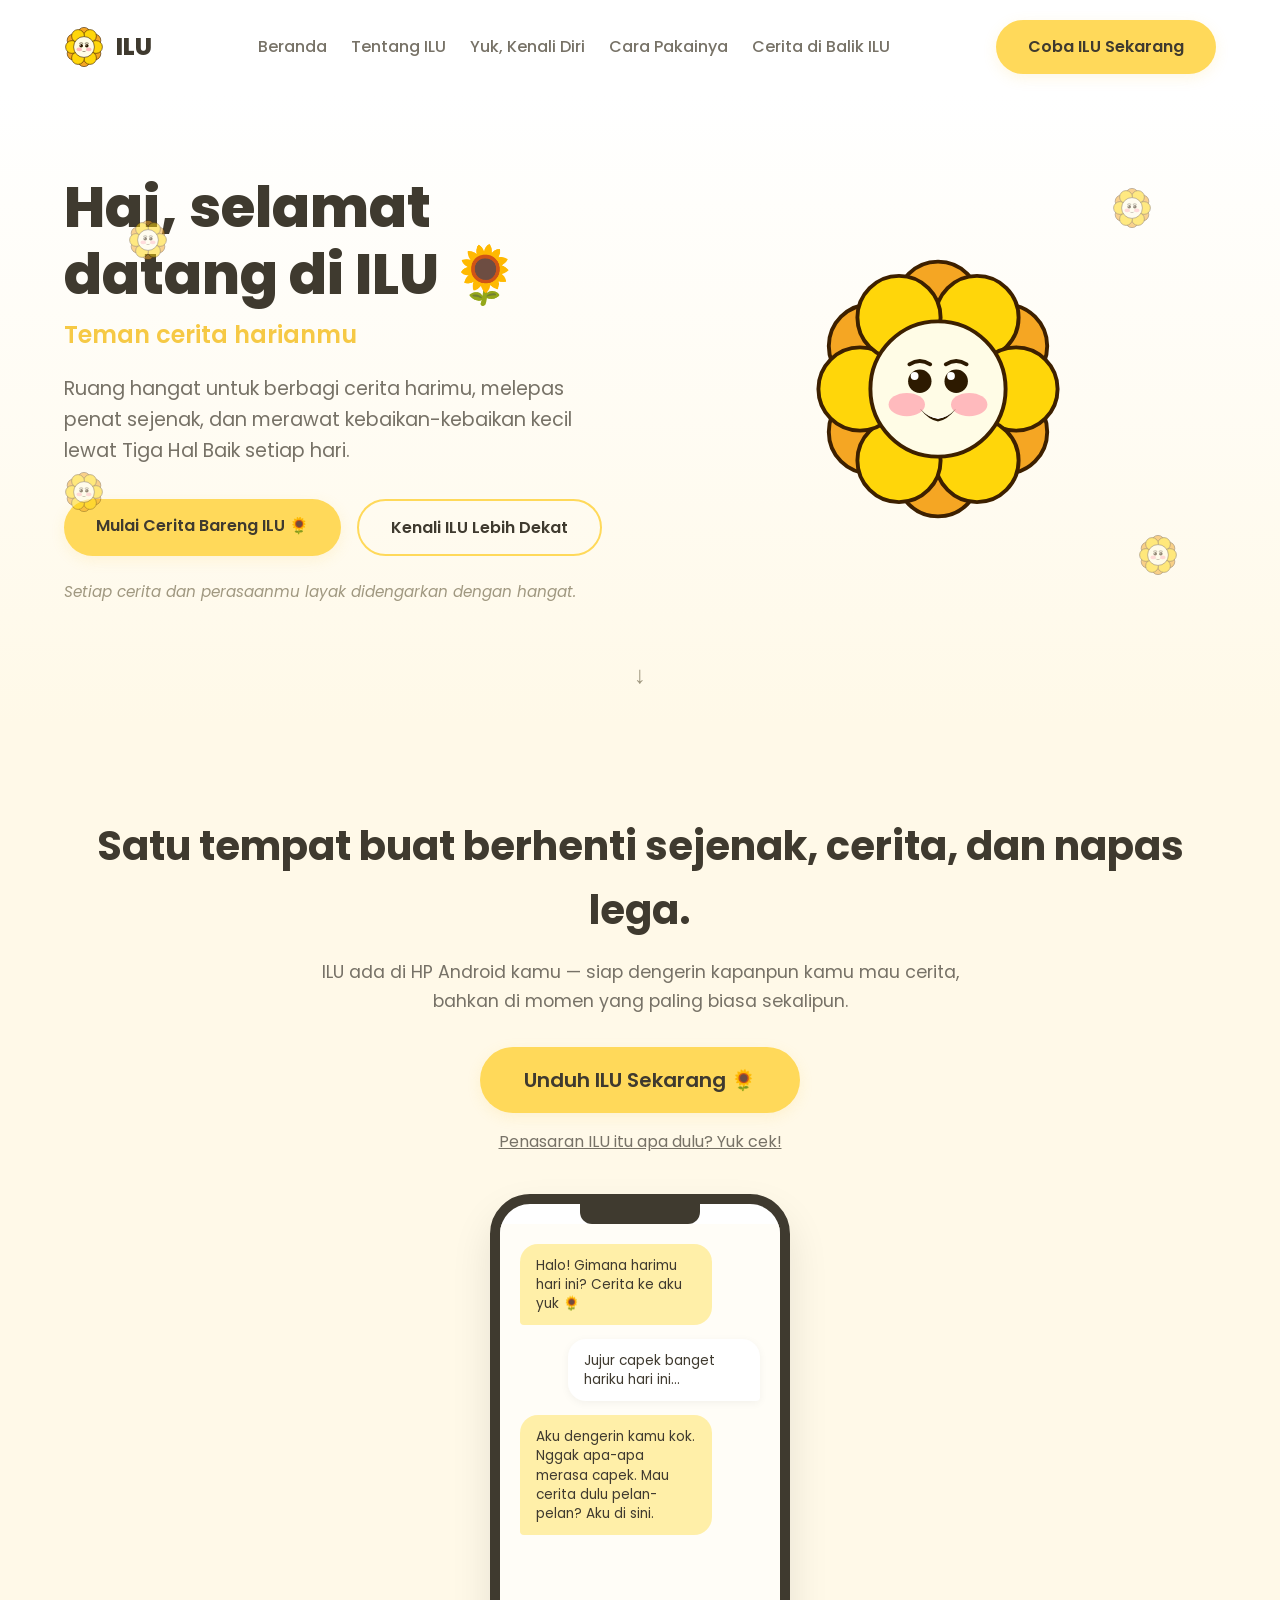
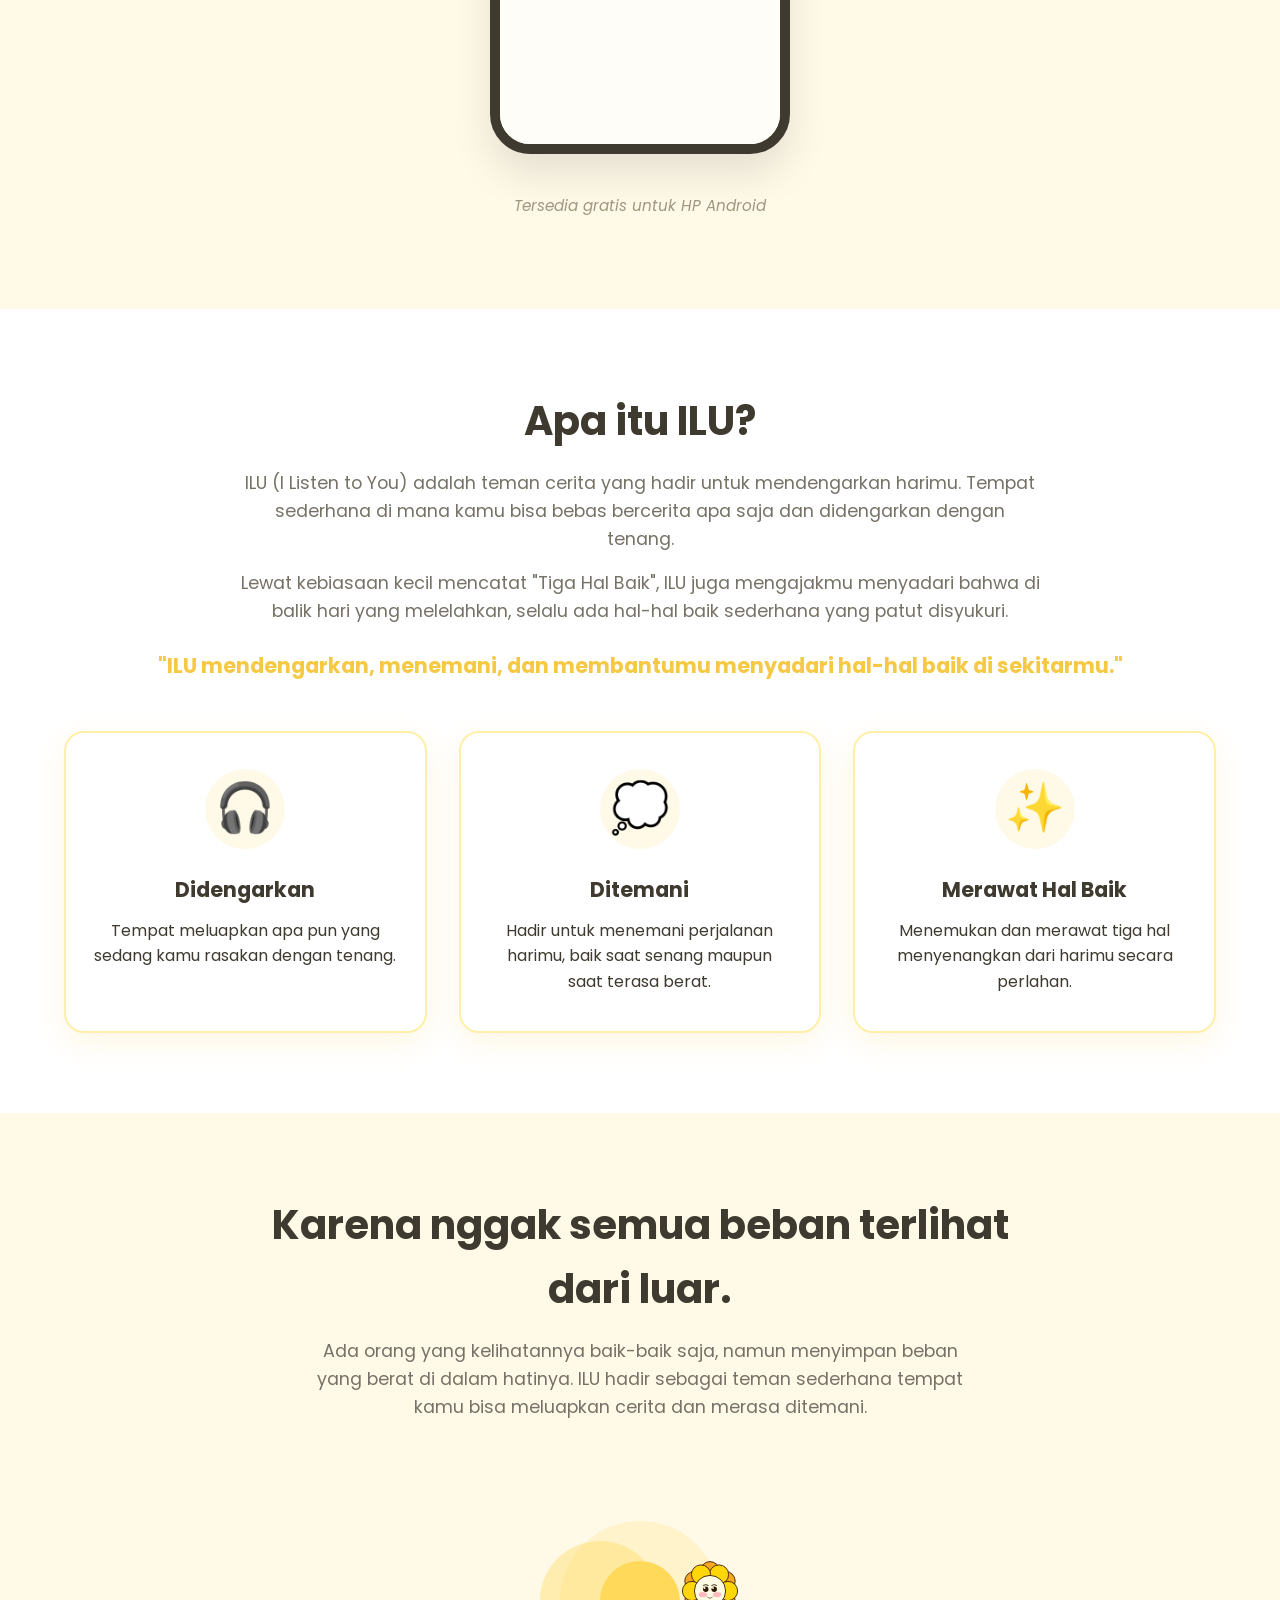
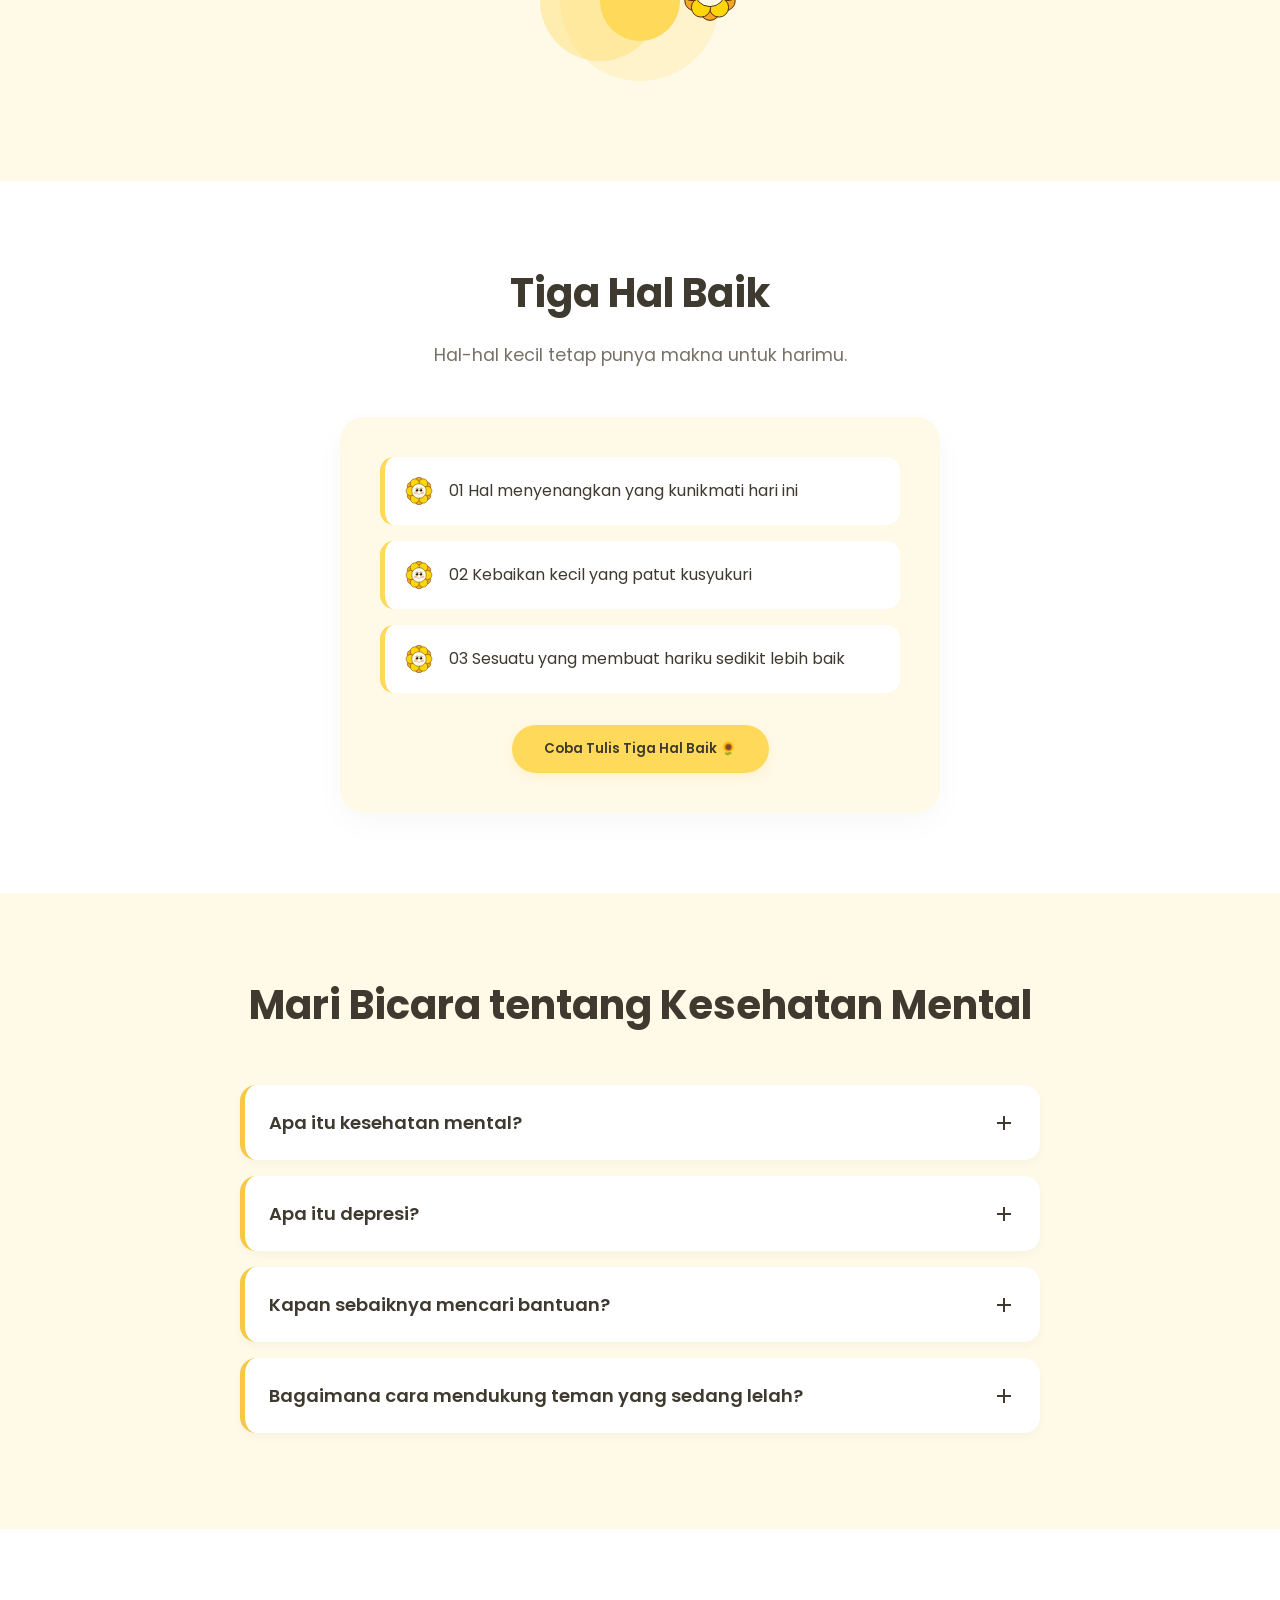
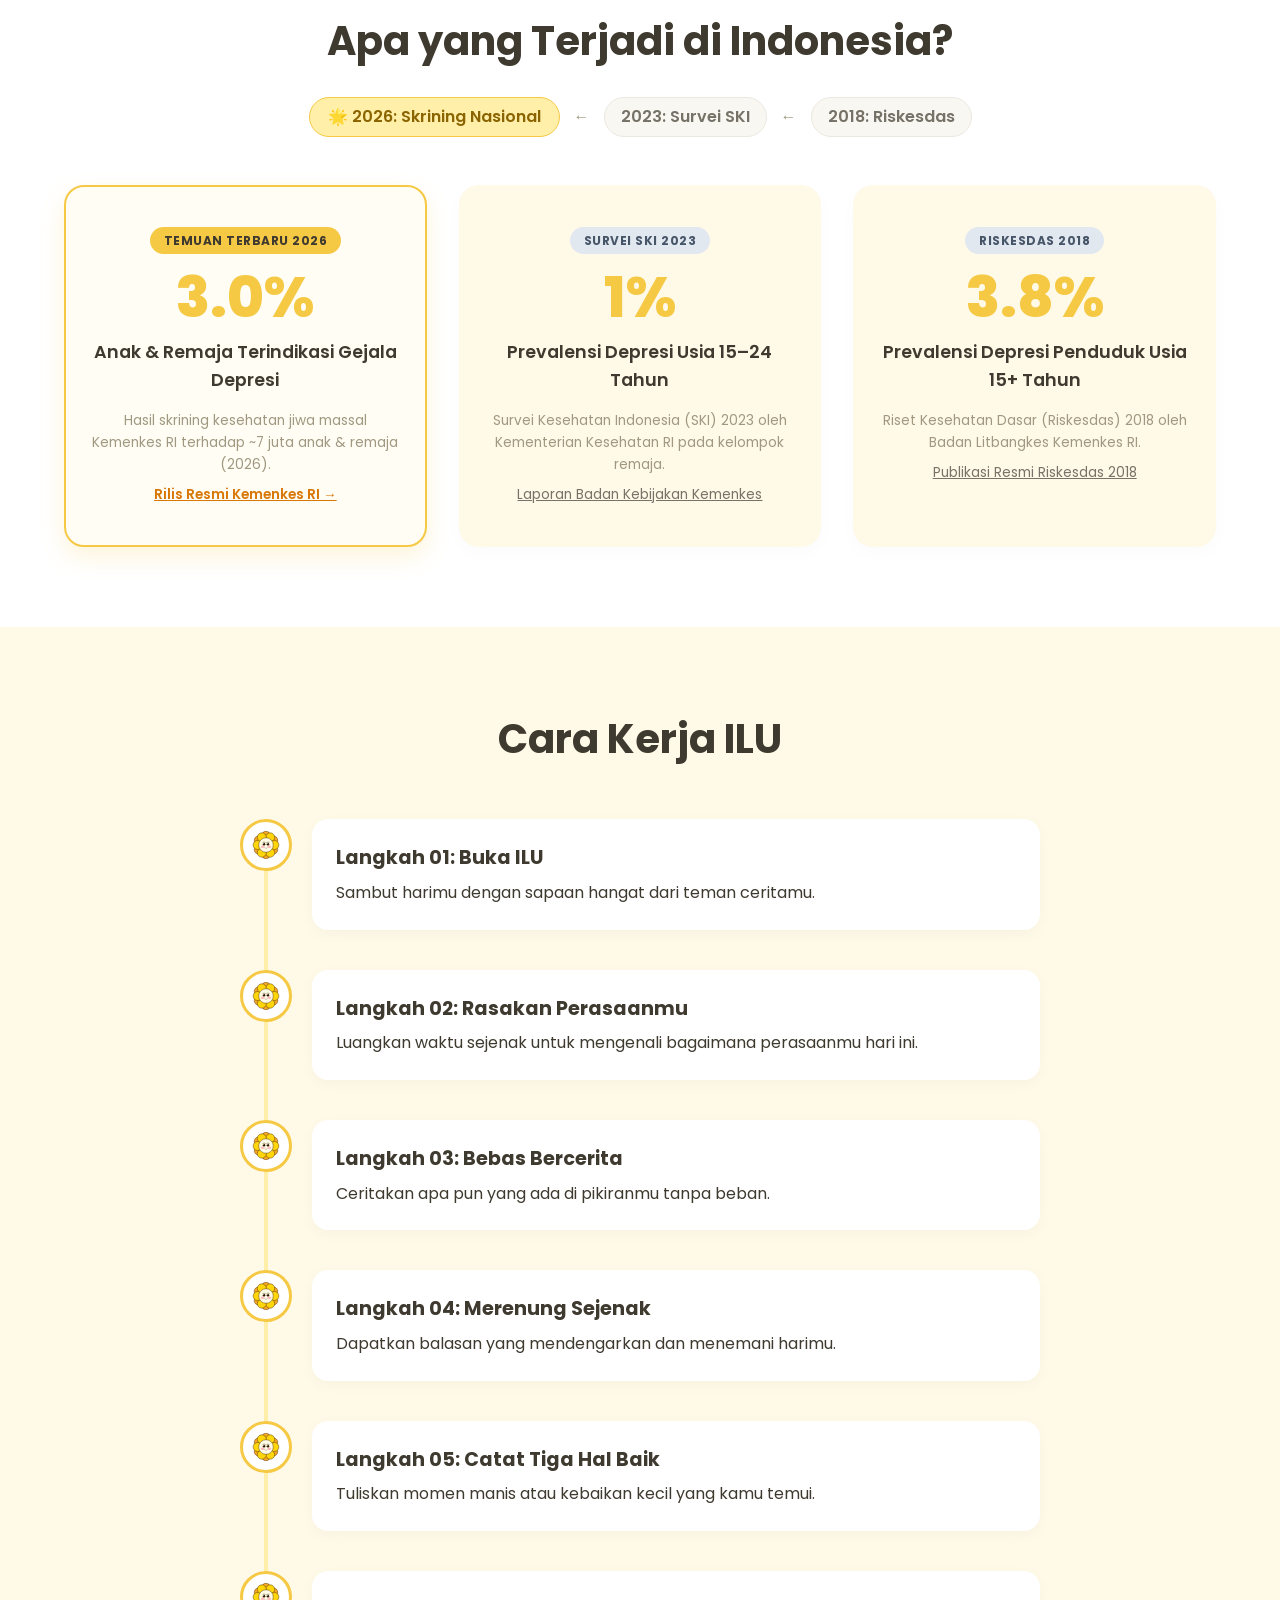
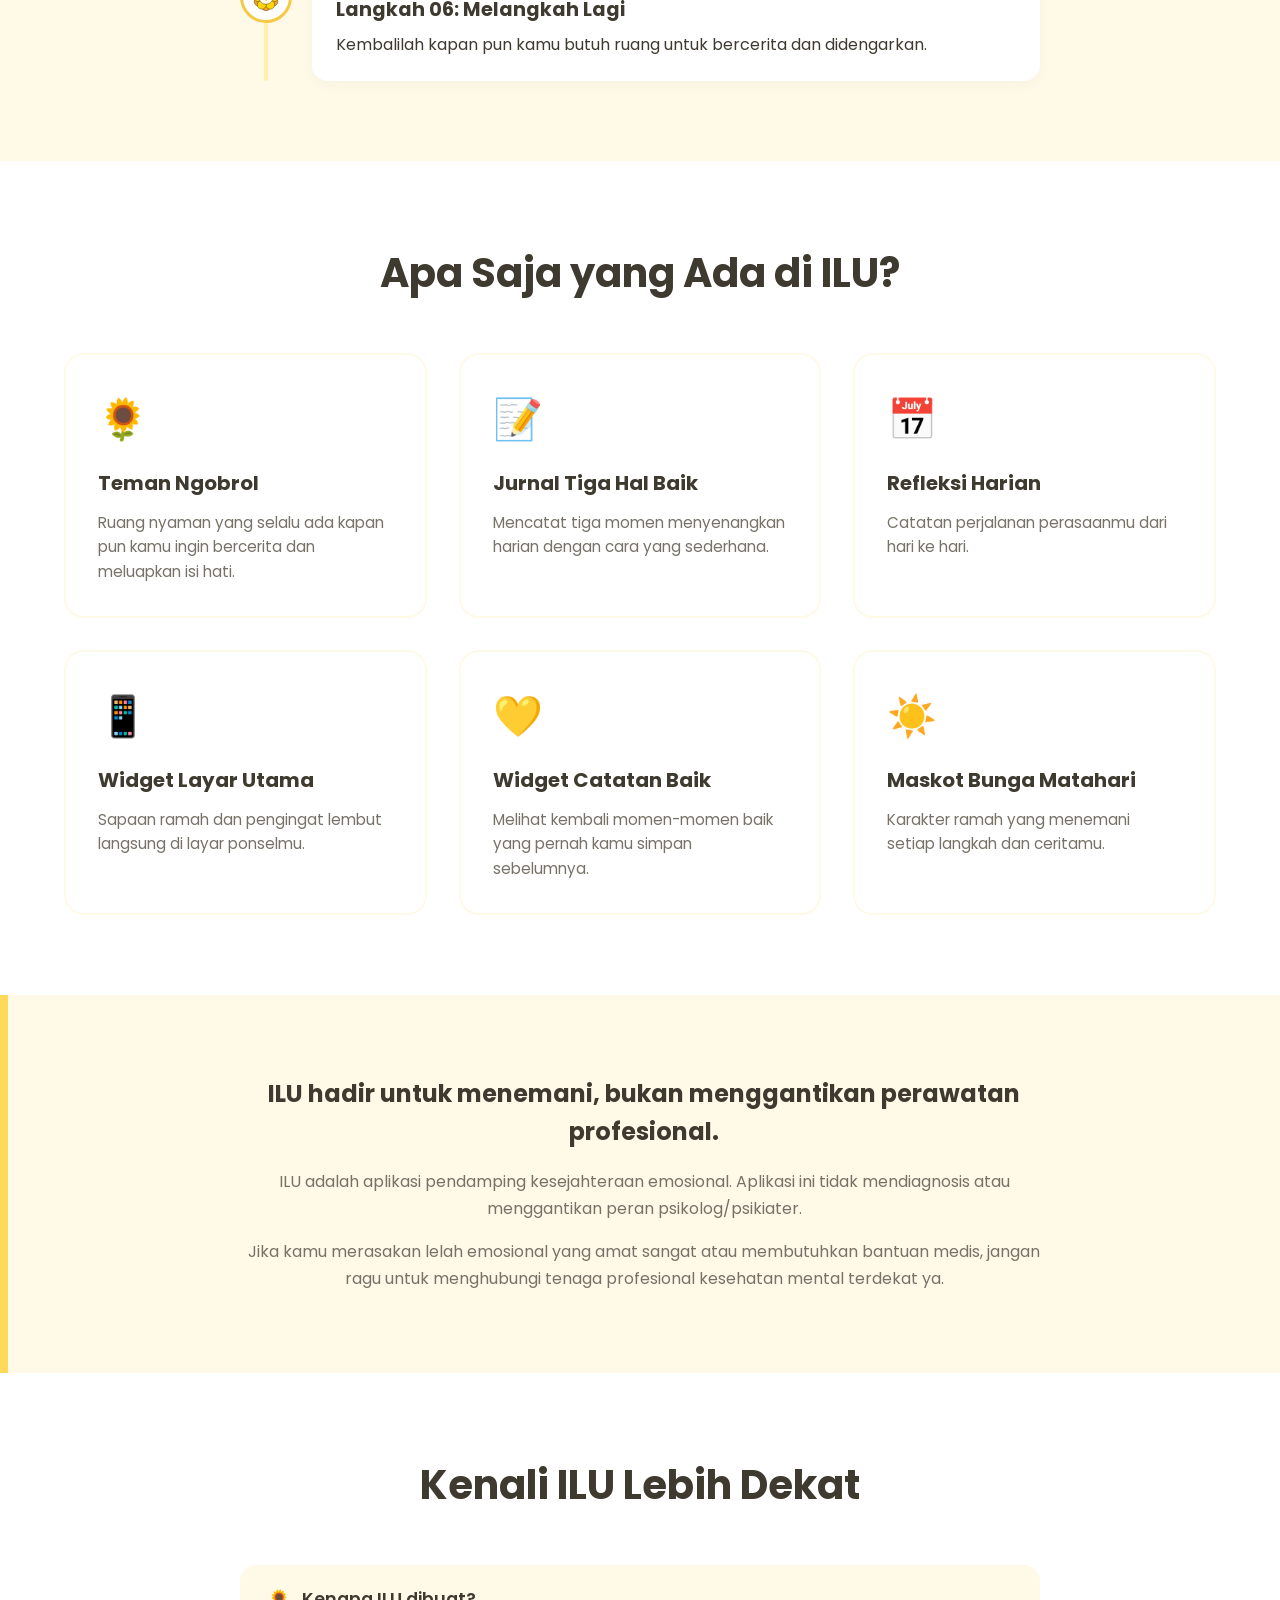
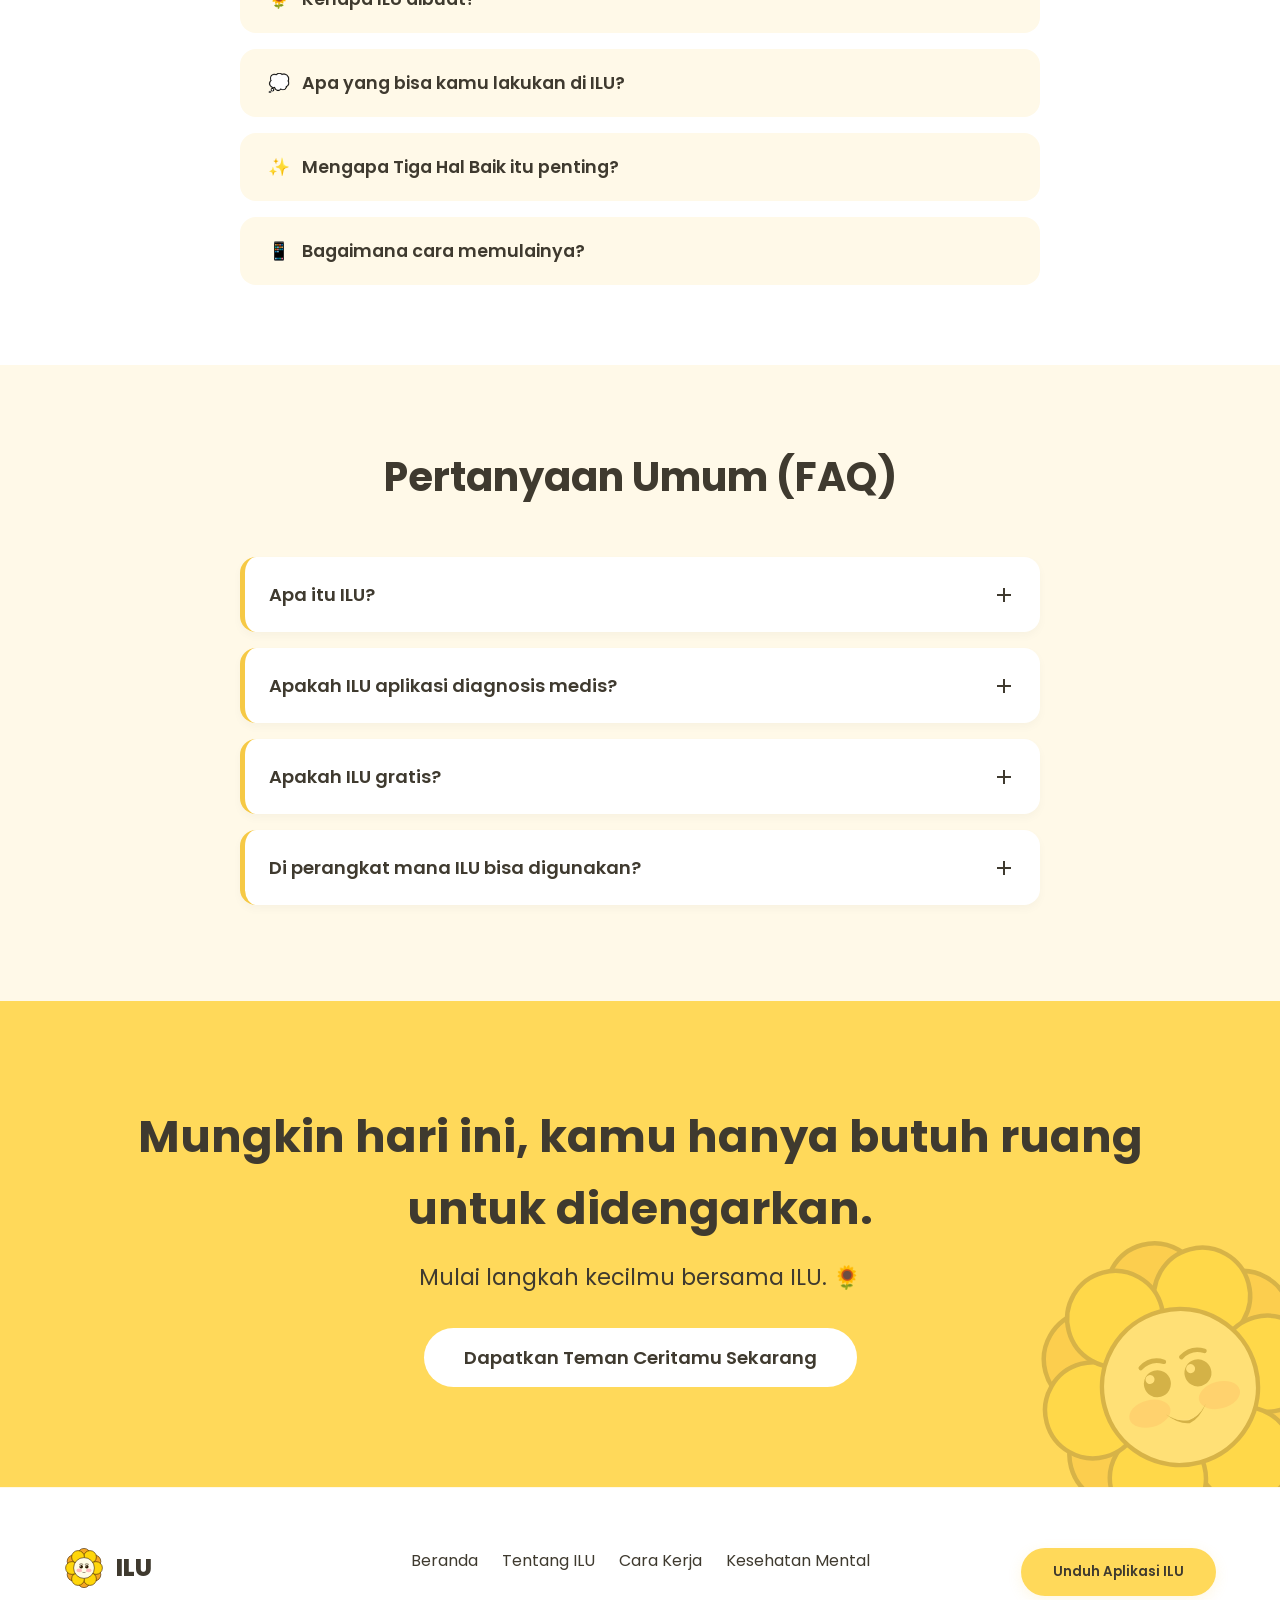
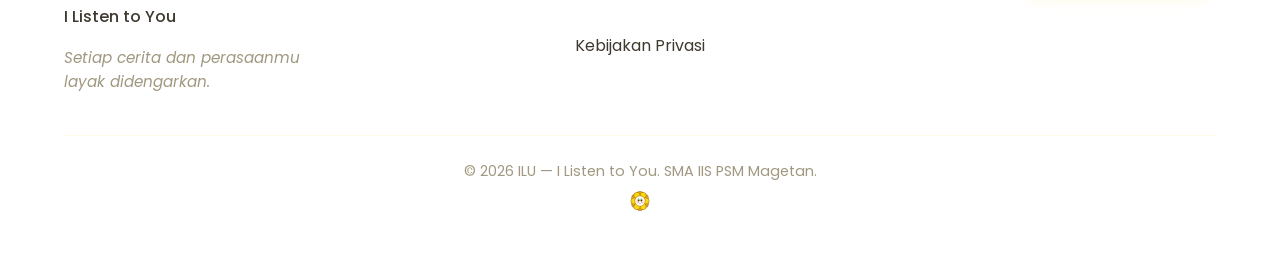
<file: web/index.html>
<!DOCTYPE html>
<html lang="id">
<head>
    <meta charset="UTF-8">
    <meta name="viewport" content="width=device-width, initial-scale=1.0">
    <meta name="google-site-verification" content="googleefeaaa1e9da4fd5a" />
    <title>ILU — I Listen to You | Teman Cerita & Pendamping Harimu</title>
    <meta name="description" content="ILU — I Listen to You adalah aplikasi teman cerita harian tempat kamu bisa berbagi cerita dengan tenang dan menemukan hal-hal baik setiap hari lewat Tiga Hal Baik.">
    <meta name="keywords" content="ILU, I Listen to You, teman cerita, tempat cerita, aplikasi curhat, tiga hal baik, kesehatan mental, gratitude app">
    <meta property="og:title" content="ILU — I Listen to You">
    <meta property="og:description" content="Tempat aman untuk bercerita, didengarkan dengan hangat, dan merayakan momen-momen kecil harimu.">
    <meta property="og:type" content="website">

    <link rel="preconnect" href="https://fonts.googleapis.com">
    <link rel="preconnect" href="https://fonts.gstatic.com" crossorigin>
    <link href="https://fonts.googleapis.com/css2?family=Poppins:wght@300;400;500;600;700;800&display=swap" rel="stylesheet">

    <style>
        :root {
            --white: #FFFFFF;
            --cream: #FFF9E8;
            --soft-yellow: #FFEFA8;
            --warm-yellow: #FFD95A;
            --sunflower: #F6C945;
            --text-dark: #3F3A2F;
            --text-secondary: #777267;
            --text-light: #A09880;
            --shadow: rgba(246, 201, 69, 0.15);
            --shadow-hover: rgba(246, 201, 69, 0.3);
            --transition: 0.3s ease;
        }

        * {
            margin: 0;
            padding: 0;
            box-sizing: border-box;
        }

        body {
            font-family: 'Poppins', sans-serif;
            color: var(--text-dark);
            background-color: var(--white);
            line-height: 1.6;
            overflow-x: hidden;
            scroll-behavior: smooth;
        }

        a {
            text-decoration: none;
            color: inherit;
        }

        ul {
            list-style: none;
        }

        button {
            cursor: pointer;
            font-family: inherit;
            border: none;
            outline: none;
        }

        .container {
            max-width: 1200px;
            margin: 0 auto;
            padding: 0 24px;
        }

        section {
            padding: 80px 0;
        }

        /* Reusable Components */
        .btn {
            display: inline-block;
            padding: 14px 32px;
            border-radius: 50px;
            font-weight: 600;
            transition: var(--transition);
            text-align: center;
        }

        .btn-primary {
            background-color: var(--warm-yellow);
            color: var(--text-dark);
            box-shadow: 0 4px 14px var(--shadow);
        }

        .btn-primary:hover {
            transform: translateY(-2px);
            box-shadow: 0 6px 20px var(--shadow-hover);
        }

        .btn-outline {
            background-color: transparent;
            border: 2px solid var(--warm-yellow);
            color: var(--text-dark);
        }

        .btn-outline:hover {
            background-color: var(--soft-yellow);
        }

        .section-header {
            text-align: center;
            margin-bottom: 48px;
        }

        .section-title {
            font-size: 2.5rem;
            font-weight: 700;
            color: var(--text-dark);
            margin-bottom: 16px;
        }

        .section-subtitle {
            font-size: 1.1rem;
            color: var(--text-secondary);
            max-width: 650px;
            margin: 0 auto;
        }

        /* SVG Mascot Animation */
        .mascot-float {
            animation: float 3s ease-in-out infinite;
        }

        @keyframes float {
            0% { transform: translateY(0px); }
            50% { transform: translateY(-8px); }
            100% { transform: translateY(0px); }
        }

        /* Scroll Animations */
        .animate-on-scroll {
            opacity: 0;
            transform: translateY(20px);
            transition: opacity 0.6s ease-out, transform 0.6s ease-out;
        }

        .animate-on-scroll.is-visible {
            opacity: 1;
            transform: translateY(0);
        }

        /* Section 1: Navigation */
        .navbar {
            position: sticky;
            top: 0;
            left: 0;
            width: 100%;
            z-index: 1000;
            background-color: var(--white);
            transition: all var(--transition);
            padding: 20px 0;
        }

        .navbar.scrolled {
            padding: 12px 0;
            box-shadow: 0 4px 20px rgba(0, 0, 0, 0.05);
        }

        .nav-container {
            display: flex;
            justify-content: space-between;
            align-items: center;
        }

        .nav-logo {
            display: flex;
            align-items: center;
            gap: 12px;
            font-size: 1.5rem;
            font-weight: 800;
            color: var(--text-dark);
        }

        .nav-logo svg {
            width: 40px;
            height: 40px;
        }

        .nav-links {
            display: flex;
            gap: 24px;
        }

        .nav-links a {
            font-weight: 500;
            color: var(--text-secondary);
            transition: var(--transition);
        }

        .nav-links a:hover {
            color: var(--sunflower);
        }

        .nav-right {
            display: flex;
            align-items: center;
            gap: 16px;
        }

        .hamburger {
            display: none;
            flex-direction: column;
            gap: 5px;
            background: none;
            border: none;
            cursor: pointer;
        }

        .hamburger span {
            width: 25px;
            height: 3px;
            background-color: var(--text-dark);
            border-radius: 3px;
            transition: var(--transition);
        }

        /* Mobile Menu */
        .mobile-menu {
            position: fixed;
            top: 0;
            left: 0;
            width: 100%;
            height: 100vh;
            background-color: var(--white);
            z-index: 999;
            display: flex;
            flex-direction: column;
            align-items: center;
            justify-content: center;
            gap: 24px;
            transform: translateY(-100%);
            transition: transform 0.4s ease-in-out;
        }

        .mobile-menu.open {
            transform: translateY(0);
        }

        .mobile-menu a {
            font-size: 1.5rem;
            font-weight: 600;
        }

        .close-menu {
            position: absolute;
            top: 24px;
            right: 24px;
            font-size: 2rem;
            background: none;
            border: none;
        }

        /* Section 2: Hero */
        .hero {
            background: linear-gradient(180deg, var(--white) 0%, var(--cream) 100%);
            padding: 80px 0 120px;
            position: relative;
        }

        .hero-container {
            display: flex;
            align-items: center;
            justify-content: space-between;
            gap: 40px;
        }

        .hero-content {
            flex: 1;
            max-width: 600px;
        }

        .hero-title {
            font-size: 3.5rem;
            font-weight: 800;
            line-height: 1.2;
            color: var(--text-dark);
            margin-bottom: 8px;
        }

        .hero-subtitle {
            font-size: 1.5rem;
            font-weight: 600;
            color: var(--sunflower);
            margin-bottom: 20px;
        }

        .hero-desc {
            font-size: 1.2rem;
            color: var(--text-secondary);
            margin-bottom: 32px;
        }

        .hero-actions {
            display: flex;
            gap: 16px;
            margin-bottom: 24px;
            flex-wrap: wrap;
        }

        .hero-note {
            font-size: 0.95rem;
            color: var(--text-light);
            font-style: italic;
        }

        .hero-visual {
            flex: 1;
            display: flex;
            justify-content: center;
            align-items: center;
        }

        .hero-mascot {
            width: 260px;
            height: 260px;
        }

        .floating-deco {
            position: absolute;
            width: 40px;
            height: 40px;
            opacity: 0.5;
            pointer-events: none;
        }

        .deco-1 { top: 20%; left: 10%; animation: float 4s ease-in-out infinite; }
        .deco-2 { top: 60%; left: 5%; animation: float 5s ease-in-out infinite 1s; }
        .deco-3 { top: 15%; right: 10%; animation: float 4.5s ease-in-out infinite 0.5s; }
        .deco-4 { top: 70%; right: 8%; animation: float 3.5s ease-in-out infinite 1.5s; }

        .scroll-indicator {
            position: absolute;
            bottom: 30px;
            left: 50%;
            transform: translateX(-50%);
            font-size: 1.5rem;
            color: var(--text-light);
            animation: bounce 2s infinite;
        }

        @keyframes bounce {
            0%, 20%, 50%, 80%, 100% { transform: translateY(0) translateX(-50%); }
            40% { transform: translateY(-10px) translateX(-50%); }
            60% { transform: translateY(-5px) translateX(-50%); }
        }

        /* Section 3: Download Section */
        .download-section {
            background-color: var(--cream);
            text-align: center;
            padding: 90px 0;
        }

        .phone-mockup {
            width: 300px;
            height: 560px;
            background-color: var(--white);
            border: 10px solid var(--text-dark);
            border-radius: 40px;
            margin: 40px auto;
            position: relative;
            box-shadow: 0 20px 40px rgba(0,0,0,0.1);
            overflow: hidden;
            display: flex;
            flex-direction: column;
        }

        .phone-notch {
            width: 120px;
            height: 20px;
            background-color: var(--text-dark);
            border-bottom-left-radius: 12px;
            border-bottom-right-radius: 12px;
            margin: 0 auto;
        }

        .chat-ui {
            padding: 20px;
            display: flex;
            flex-direction: column;
            gap: 14px;
            flex: 1;
            background-color: #FFFDF7;
            text-align: left;
            font-size: 0.85rem;
        }

        .chat-bubble {
            max-width: 80%;
            padding: 12px 16px;
            border-radius: 18px;
            line-height: 1.4;
        }

        .chat-bubble.ilu {
            background-color: var(--soft-yellow);
            color: var(--text-dark);
            align-self: flex-start;
            border-bottom-left-radius: 4px;
        }

        .chat-bubble.user {
            background-color: var(--white);
            color: var(--text-dark);
            align-self: flex-end;
            border-bottom-right-radius: 4px;
            box-shadow: 0 2px 8px rgba(0,0,0,0.05);
        }

        /* Section 4: What is ILU? */
        .what-is-ilu {
            background-color: var(--white);
        }

        .highlight-phrase {
            font-size: 1.3rem;
            font-weight: 700;
            color: var(--sunflower);
            margin-top: 24px;
            display: block;
        }

        .cards-grid {
            display: grid;
            grid-template-columns: repeat(3, 1fr);
            gap: 32px;
            margin-top: 48px;
        }

        .info-card {
            background-color: var(--white);
            border: 2px solid var(--soft-yellow);
            border-radius: 20px;
            padding: 36px 28px;
            text-align: center;
            box-shadow: 0 10px 30px var(--shadow);
            transition: var(--transition);
        }

        .info-card:hover {
            transform: translateY(-6px);
            box-shadow: 0 15px 35px var(--shadow-hover);
        }

        .info-card-icon {
            font-size: 3rem;
            margin-bottom: 24px;
            display: flex;
            justify-content: center;
            align-items: center;
            width: 80px;
            height: 80px;
            background-color: var(--cream);
            border-radius: 50%;
            margin-left: auto;
            margin-right: auto;
        }

        .info-card h3 {
            font-size: 1.3rem;
            margin-bottom: 12px;
            color: var(--text-dark);
        }

        /* Section 5: Why ILU Exists */
        .why-ilu {
            background-color: var(--cream);
            text-align: center;
        }

        .why-content {
            max-width: 750px;
            margin: 0 auto;
        }

        .abstract-illustration {
            margin-top: 40px;
            display: flex;
            justify-content: center;
        }

        /* Section 6: Three Good Things */
        .three-good-things {
            background-color: var(--white);
        }

        .tgt-demo {
            max-width: 600px;
            margin: 0 auto;
            background-color: var(--cream);
            border-radius: 24px;
            padding: 40px;
            box-shadow: 0 10px 30px rgba(0,0,0,0.03);
        }

        .tgt-card {
            background-color: var(--white);
            padding: 20px;
            border-radius: 14px;
            margin-bottom: 16px;
            border-left: 5px solid var(--warm-yellow);
            display: flex;
            align-items: center;
            gap: 16px;
            transition: var(--transition);
        }

        .tgt-card:hover {
            transform: translateX(6px);
        }

        .tgt-card:hover .tgt-icon {
            transform: rotate(10deg);
        }

        .tgt-icon {
            width: 28px;
            height: 28px;
            transition: transform 0.3s ease;
        }

        .tgt-input-wrapper {
            display: none;
            flex-direction: column;
            gap: 16px;
        }

        .tgt-input {
            width: 100%;
            padding: 16px;
            border: 2px solid var(--soft-yellow);
            border-radius: 12px;
            font-family: inherit;
            font-size: 1rem;
            outline: none;
            transition: border-color 0.3s;
        }

        .tgt-input:focus {
            border-color: var(--sunflower);
        }

        .tgt-success {
            display: none;
            text-align: center;
            margin-top: 24px;
            animation: fadeIn 0.5s ease-out;
        }

        @keyframes fadeIn {
            from { opacity: 0; transform: translateY(10px); }
            to { opacity: 1; transform: translateY(0); }
        }

        /* Section 7: Education / Understand */
        .understand {
            background-color: var(--cream);
        }

        .accordion {
            max-width: 800px;
            margin: 0 auto;
        }

        .accordion-item {
            background-color: var(--white);
            border-radius: 16px;
            margin-bottom: 16px;
            overflow: hidden;
            box-shadow: 0 4px 10px rgba(0,0,0,0.03);
            border-left: 5px solid var(--sunflower);
        }

        .accordion-header {
            width: 100%;
            padding: 24px;
            display: flex;
            justify-content: space-between;
            align-items: center;
            background: none;
            border: none;
            font-size: 1.125rem;
            font-weight: 600;
            color: var(--text-dark);
            cursor: pointer;
            text-align: left;
        }

        .accordion-icon {
            transition: transform 0.3s ease;
        }

        .accordion-item.active .accordion-icon {
            transform: rotate(45deg);
        }

        .accordion-content {
            max-height: 0;
            overflow: hidden;
            transition: max-height 0.3s ease-out;
            padding: 0 24px;
            color: var(--text-secondary);
        }

        .accordion-item.active .accordion-content {
            padding-bottom: 24px;
        }

        /* Section 8: Stats */
        .stats {
            background-color: var(--white);
        }

        .stats-grid {
            display: grid;
            grid-template-columns: repeat(3, 1fr);
            gap: 32px;
            margin-top: 40px;
        }

        .stat-card {
            background-color: var(--cream);
            border-radius: 20px;
            padding: 40px 24px;
            text-align: center;
            box-shadow: 0 6px 20px rgba(0,0,0,0.02);
            transition: var(--transition);
            border: 2px solid transparent;
        }

        .stat-card:hover {
            transform: translateY(-4px);
        }

        .stat-card.featured {
            border: 2px solid var(--sunflower);
            background-color: #FFFDF4;
            box-shadow: 0 10px 25px rgba(246, 201, 69, 0.2);
        }

        .stat-badge {
            display: inline-block;
            background-color: var(--sunflower);
            color: #3F3A2F;
            font-size: 0.75rem;
            font-weight: 700;
            padding: 4px 14px;
            border-radius: 50px;
            margin-bottom: 16px;
            text-transform: uppercase;
            letter-spacing: 0.5px;
        }

        .stat-number {
            font-size: 3.5rem;
            font-weight: 800;
            color: var(--sunflower);
            margin-bottom: 12px;
            line-height: 1;
        }

        .stat-desc {
            font-size: 1.1rem;
            font-weight: 600;
            margin-bottom: 16px;
        }

        .stat-source {
            font-size: 0.85rem;
            color: var(--text-light);
        }

        /* Section 9: How It Works */
        .how-it-works {
            background-color: var(--cream);
        }

        .timeline {
            max-width: 800px;
            margin: 0 auto;
            position: relative;
        }

        .timeline::before {
            content: '';
            position: absolute;
            top: 0;
            left: 24px;
            height: 100%;
            width: 4px;
            background-color: var(--soft-yellow);
            border-radius: 2px;
        }

        .timeline-item {
            position: relative;
            padding-left: 72px;
            margin-bottom: 40px;
        }

        .timeline-item:last-child {
            margin-bottom: 0;
        }

        .timeline-icon {
            position: absolute;
            left: 0;
            top: 0;
            width: 52px;
            height: 52px;
            background-color: var(--white);
            border: 3px solid var(--sunflower);
            border-radius: 50%;
            display: flex;
            align-items: center;
            justify-content: center;
            z-index: 1;
        }

        .timeline-icon svg {
            width: 28px;
            height: 28px;
        }

        .timeline-content {
            background-color: var(--white);
            padding: 24px;
            border-radius: 16px;
            box-shadow: 0 4px 15px rgba(0,0,0,0.03);
        }

        .timeline-content h4 {
            font-size: 1.2rem;
            color: var(--text-dark);
            margin-bottom: 6px;
        }

        /* Section 10: Features */
        .features {
            background-color: var(--white);
        }

        .feature-grid {
            display: grid;
            grid-template-columns: repeat(3, 1fr);
            gap: 32px;
        }

        .feature-card {
            background-color: var(--white);
            border: 2px solid var(--cream);
            border-radius: 20px;
            padding: 32px;
            transition: var(--transition);
        }

        .feature-card:hover {
            transform: translateY(-6px);
            border-color: var(--warm-yellow);
            box-shadow: 0 10px 25px var(--shadow-hover);
        }

        .feature-icon {
            font-size: 2.5rem;
            margin-bottom: 16px;
        }

        .feature-card h3 {
            font-size: 1.25rem;
            margin-bottom: 12px;
        }

        .feature-card p {
            color: var(--text-secondary);
            font-size: 0.95rem;
        }

        /* Section 11: Safety Notice */
        .safety-notice {
            background-color: var(--cream);
            border-left: 8px solid var(--warm-yellow);
        }

        .safety-content {
            max-width: 800px;
            margin: 0 auto;
            text-align: center;
        }

        .safety-content h3 {
            font-size: 1.5rem;
            margin-bottom: 16px;
            color: var(--text-dark);
        }

        .safety-content p {
            color: var(--text-secondary);
            font-size: 1rem;
            line-height: 1.7;
        }

        /* Section 12: Journey (Resources) */
        .journey {
            background-color: var(--white);
        }

        .journey-flow {
            max-width: 800px;
            margin: 0 auto;
            display: flex;
            flex-direction: column;
            gap: 16px;
        }

        .journey-item {
            background-color: var(--cream);
            padding: 20px 28px;
            border-radius: 16px;
            cursor: pointer;
            transition: var(--transition);
        }

        .journey-item:hover {
            background-color: var(--soft-yellow);
        }

        .journey-header {
            font-weight: 600;
            font-size: 1.1rem;
            display: flex;
            align-items: center;
            gap: 12px;
        }

        .journey-desc {
            max-height: 0;
            overflow: hidden;
            transition: max-height 0.3s ease-out, margin-top 0.3s ease-out;
            color: var(--text-secondary);
        }

        .journey-item.open .journey-desc {
            margin-top: 12px;
        }

        /* Section 13: FAQ */
        .faq {
            background-color: var(--cream);
        }

        /* Section 14: Final CTA */
        .final-cta {
            background-color: var(--warm-yellow);
            text-align: center;
            padding: 100px 0;
            position: relative;
            overflow: hidden;
        }

        .final-cta h2 {
            font-size: 2.8rem;
            margin-bottom: 16px;
            color: var(--text-dark);
        }

        .final-cta .btn {
            background-color: var(--white);
            color: var(--text-dark);
            font-size: 1.15rem;
            padding: 16px 40px;
        }

        .final-cta .btn:hover {
            background-color: var(--text-dark);
            color: var(--white);
        }

        .final-mascot {
            position: absolute;
            bottom: -50px;
            right: -50px;
            width: 300px;
            height: 300px;
            opacity: 0.2;
            transform: rotate(-15deg);
        }

        /* Section 15: Footer */
        .footer {
            background-color: var(--white);
            padding: 60px 0 40px;
            border-top: 1px solid var(--cream);
        }

        .footer-grid {
            display: grid;
            grid-template-columns: 1fr 2fr 1fr;
            gap: 40px;
            margin-bottom: 40px;
        }

        .footer-brand {
            display: flex;
            flex-direction: column;
            gap: 16px;
        }

        .footer-nav {
            display: flex;
            flex-wrap: wrap;
            gap: 24px;
            justify-content: center;
        }

        .footer-nav a:hover {
            color: var(--sunflower);
        }

        .footer-right {
            text-align: right;
        }

        .footer-bottom {
            text-align: center;
            padding-top: 24px;
            border-top: 1px solid var(--cream);
            color: var(--text-light);
            font-size: 0.9rem;
        }

        /* Modal Download Direct */
        .modal-overlay {
            position: fixed;
            top: 0;
            left: 0;
            width: 100%;
            height: 100%;
            background: rgba(0,0,0,0.5);
            z-index: 2000;
            display: none;
            justify-content: center;
            align-items: center;
            padding: 20px;
        }

        .modal-card {
            background: var(--white);
            padding: 40px;
            border-radius: 24px;
            max-width: 480px;
            width: 100%;
            text-align: center;
            box-shadow: 0 20px 50px rgba(0,0,0,0.2);
            position: relative;
            animation: fadeIn 0.3s ease-out;
        }

        .modal-close {
            position: absolute;
            top: 16px;
            right: 20px;
            font-size: 1.8rem;
            background: none;
            border: none;
            cursor: pointer;
            color: var(--text-secondary);
        }

        /* Responsive Breakpoints */
        @media (max-width: 1024px) {
            .hero-title { font-size: 3rem; }
            .hero-mascot { width: 220px; height: 220px; }
            .cards-grid, .stats-grid, .feature-grid { grid-template-columns: repeat(2, 1fr); }
            .footer-grid { grid-template-columns: 1fr 1fr; text-align: center; }
            .footer-nav { justify-content: flex-start; }
            .footer-right { text-align: left; }
        }

        @media (max-width: 768px) {
            section { padding: 60px 0; }
            .nav-links, .nav-right .btn { display: none; }
            .hamburger { display: flex; }
            
            .hero-container { flex-direction: column-reverse; text-align: center; }
            .hero-actions { justify-content: center; }
            .hero-title { font-size: 2.4rem; }
            .cards-grid, .stats-grid, .feature-grid { grid-template-columns: 1fr; }
            
            .timeline::before { left: 16px; }
            .timeline-item { padding-left: 48px; }
            .timeline-icon { width: 36px; height: 36px; }
            .timeline-icon svg { width: 20px; height: 20px; }
            
            .footer-grid { grid-template-columns: 1fr; }
            .footer-nav { justify-content: center; }
            .footer-brand, .footer-right { align-items: center; text-align: center; }
        }

    </style>
</head>
<body>

    <!-- SVG Sprites -->
    <svg style="display: none;">
        <symbol id="sunflower-mascot" viewBox="0 0 200 200">
            <g class="mascot-group">
                <!-- Orange petals (back layer) -->
                <circle cx="100" cy="34"  r="32" fill="#F5A623" stroke="#3D2000" stroke-width="3"/>
                <circle cx="152" cy="67"  r="32" fill="#F5A623" stroke="#3D2000" stroke-width="3"/>
                <circle cx="152" cy="133" r="32" fill="#F5A623" stroke="#3D2000" stroke-width="3"/>
                <circle cx="100" cy="166" r="32" fill="#F5A623" stroke="#3D2000" stroke-width="3"/>
                <circle cx="48"  cy="133" r="32" fill="#F5A623" stroke="#3D2000" stroke-width="3"/>
                <circle cx="48"  cy="67"  r="32" fill="#F5A623" stroke="#3D2000" stroke-width="3"/>
                <!-- Yellow petals (front layer) -->
                <circle cx="130" cy="45"  r="32" fill="#FFD60A" stroke="#3D2000" stroke-width="3"/>
                <circle cx="160" cy="100" r="32" fill="#FFD60A" stroke="#3D2000" stroke-width="3"/>
                <circle cx="130" cy="155" r="32" fill="#FFD60A" stroke="#3D2000" stroke-width="3"/>
                <circle cx="70"  cy="155" r="32" fill="#FFD60A" stroke="#3D2000" stroke-width="3"/>
                <circle cx="40"  cy="100" r="32" fill="#FFD60A" stroke="#3D2000" stroke-width="3"/>
                <circle cx="70"  cy="45"  r="32" fill="#FFD60A" stroke="#3D2000" stroke-width="3"/>
                <!-- Center face circle -->
                <circle cx="100" cy="100" r="52" fill="#FFFCE6" stroke="#3D2000" stroke-width="3"/>
                <!-- Pink cheeks -->
                <ellipse cx="76"  cy="112" rx="14" ry="9" fill="#FFB3BA" opacity="0.9"/>
                <ellipse cx="124" cy="112" rx="14" ry="9" fill="#FFB3BA" opacity="0.9"/>
                <!-- Eyes -->
                <circle cx="86"  cy="94" r="9" fill="#2D1A00"/>
                <circle cx="114" cy="94" r="9" fill="#2D1A00"/>
                <circle cx="82"  cy="90" r="3" fill="white"/>
                <circle cx="110" cy="90" r="3" fill="white"/>
                <!-- Eyebrows -->
                <path d="M78,81 Q86,76 94,81"   fill="none" stroke="#2D1A00" stroke-width="3" stroke-linecap="round"/>
                <path d="M106,81 Q114,76 122,81" fill="none" stroke="#2D1A00" stroke-width="3" stroke-linecap="round"/>
                <!-- Open happy mouth -->
                <path d="M86,115 Q100,130 114,115 Q107,124 100,125 Q93,124 86,115Z" fill="#2D1A00"/>
                <path d="M88,117 Q100,127 112,117 Q107,122 100,123 Q93,122 88,117Z" fill="white"/>
            </g>
        </symbol>

        <symbol id="icon-plus" viewBox="0 0 24 24">
            <path fill="currentColor" d="M19 13h-6v6h-2v-6H5v-2h6V5h2v6h6v2z"/>
        </symbol>
    </svg>

    <!-- SECTION 1: NAVIGATION -->
    <nav class="navbar" id="navbar">
        <div class="container nav-container">
            <a href="#" class="nav-logo">
                <svg><use href="#sunflower-mascot"></use></svg>
                ILU
            </a>
            <ul class="nav-links">
                <li><a href="#">Beranda</a></li>
                <li><a href="#what-is-ilu">Tentang ILU</a></li>
                <li><a href="#understand">Yuk, Kenali Diri</a></li>
                <li><a href="#how-it-works">Cara Pakainya</a></li>
                <li><a href="#resources">Cerita di Balik ILU</a></li>
            </ul>
            <div class="nav-right">
                <a href="#download" class="btn btn-primary">Coba ILU Sekarang</a>
                <button class="hamburger" id="hamburger-btn">
                    <span></span>
                    <span></span>
                    <span></span>
                </button>
            </div>
        </div>
    </nav>

    <!-- Mobile Menu -->
    <div class="mobile-menu" id="mobile-menu">
        <button class="close-menu" id="close-menu">&times;</button>
        <a href="#" class="mobile-link">Beranda</a>
        <a href="#what-is-ilu" class="mobile-link">Tentang ILU</a>
        <a href="#understand" class="mobile-link">Yuk, Kenali Diri</a>
        <a href="#how-it-works" class="mobile-link">Cara Pakainya</a>
        <a href="#resources" class="mobile-link">Cerita di Balik ILU</a>
        <a href="#download" class="btn btn-primary mobile-link" style="margin-top: 20px;">Coba ILU Sekarang</a>
    </div>

    <!-- SECTION 2: HERO -->
    <section class="hero">
        <div class="container hero-container">
            <div class="hero-content animate-on-scroll">
                <h1 class="hero-title">Hai, selamat datang di ILU 🌻</h1>
                <h2 class="hero-subtitle">Teman cerita harianmu</h2>
                <p class="hero-desc">Ruang hangat untuk berbagi cerita harimu, melepas penat sejenak, dan merawat kebaikan-kebaikan kecil lewat Tiga Hal Baik setiap hari.</p>
                <div class="hero-actions">
                    <a href="#download" class="btn btn-primary">Mulai Cerita Bareng ILU 🌻</a>
                    <a href="#what-is-ilu" class="btn btn-outline">Kenali ILU Lebih Dekat</a>
                </div>
                <p class="hero-note">Setiap cerita dan perasaanmu layak didengarkan dengan hangat.</p>
            </div>
            <div class="hero-visual animate-on-scroll" style="transition-delay: 0.2s">
                <svg class="hero-mascot mascot-float"><use href="#sunflower-mascot"></use></svg>
            </div>
        </div>

        <!-- Floating Elements -->
        <svg class="floating-deco deco-1"><use href="#sunflower-mascot"></use></svg>
        <svg class="floating-deco deco-2"><use href="#sunflower-mascot"></use></svg>
        <svg class="floating-deco deco-3"><use href="#sunflower-mascot"></use></svg>
        <svg class="floating-deco deco-4"><use href="#sunflower-mascot"></use></svg>

        <div class="scroll-indicator">↓</div>
    </section>

    <!-- SECTION 3: DOWNLOAD SECTION -->
    <section id="download" class="download-section">
        <div class="container animate-on-scroll">
            <h2 class="section-title">Satu tempat buat berhenti sejenak, cerita, dan napas lega.</h2>
            <p class="section-subtitle" style="margin-bottom: 32px;">ILU ada di HP Android kamu — siap dengerin kapanpun kamu mau cerita, bahkan di momen yang paling biasa sekalipun.</p>
            
            <button class="btn btn-primary" id="open-download-modal" style="font-size: 1.25rem; padding: 18px 44px; margin-bottom: 16px;">
                Unduh ILU Sekarang 🌻
            </button>
            <br>
            <a href="#what-is-ilu" style="color: var(--text-secondary); text-decoration: underline;">Penasaran ILU itu apa dulu? Yuk cek!</a>
            
            <div class="phone-mockup">
                <div class="phone-notch"></div>
                <div class="chat-ui">
                    <div class="chat-bubble ilu">Halo! Gimana harimu hari ini? Cerita ke aku yuk 🌻</div>
                    <div class="chat-bubble user">Jujur capek banget hariku hari ini...</div>
                    <div class="chat-bubble ilu">Aku dengerin kamu kok. Nggak apa-apa merasa capek. Mau cerita dulu pelan-pelan? Aku di sini.</div>
                </div>
            </div>
            
            <p class="hero-note">Tersedia gratis untuk HP Android</p>
        </div>
    </section>

    <!-- SECTION 4: WHAT IS ILU? -->
    <section id="what-is-ilu" class="what-is-ilu">
        <div class="container">
            <div class="section-header animate-on-scroll">
                <h2 class="section-title">Apa itu ILU?</h2>
                <p class="section-subtitle" style="max-width: 800px; margin-bottom: 16px;">ILU (I Listen to You) adalah teman cerita yang hadir untuk mendengarkan harimu. Tempat sederhana di mana kamu bisa bebas bercerita apa saja dan didengarkan dengan tenang.</p>
                <p class="section-subtitle" style="max-width: 800px;">Lewat kebiasaan kecil mencatat "Tiga Hal Baik", ILU juga mengajakmu menyadari bahwa di balik hari yang melelahkan, selalu ada hal-hal baik sederhana yang patut disyukuri.</p>
                <span class="highlight-phrase">"ILU mendengarkan, menemani, dan membantumu menyadari hal-hal baik di sekitarmu."</span>
            </div>

            <div class="cards-grid">
                <div class="info-card animate-on-scroll">
                    <div class="info-card-icon">🎧</div>
                    <h3>Didengarkan</h3>
                    <p>Tempat meluapkan apa pun yang sedang kamu rasakan dengan tenang.</p>
                </div>
                <div class="info-card animate-on-scroll" style="transition-delay: 0.1s">
                    <div class="info-card-icon">💭</div>
                    <h3>Ditemani</h3>
                    <p>Hadir untuk menemani perjalanan harimu, baik saat senang maupun saat terasa berat.</p>
                </div>
                <div class="info-card animate-on-scroll" style="transition-delay: 0.2s">
                    <div class="info-card-icon">✨</div>
                    <h3>Merawat Hal Baik</h3>
                    <p>Menemukan dan merawat tiga hal menyenangkan dari harimu secara perlahan.</p>
                </div>
            </div>
        </div>
    </section>

    <!-- SECTION 5: WHY ILU EXISTS -->
    <section class="why-ilu">
        <div class="container animate-on-scroll">
            <div class="why-content">
                <h2 class="section-title">Karena nggak semua beban terlihat dari luar.</h2>
                <p class="section-subtitle">Ada orang yang kelihatannya baik-baik saja, namun menyimpan beban yang berat di dalam hatinya. ILU hadir sebagai teman sederhana tempat kamu bisa meluapkan cerita dan merasa ditemani.</p>
            </div>
            
            <div class="abstract-illustration">
                <svg viewBox="0 0 200 100" style="width: 100%; max-width: 400px; margin: 40px auto 0;">
                    <circle cx="100" cy="50" r="40" fill="var(--warm-yellow)" opacity="0.2"/>
                    <circle cx="80" cy="50" r="30" fill="var(--warm-yellow)" opacity="0.4"/>
                    <circle cx="100" cy="50" r="20" fill="var(--warm-yellow)"/>
                    <use href="#sunflower-mascot" x="120" y="30" width="30" height="30" />
                </svg>
            </div>
        </div>
    </section>

    <!-- SECTION 6: THREE GOOD THINGS -->
    <section id="three-good-things" class="three-good-things">
        <div class="container">
            <div class="section-header animate-on-scroll">
                <h2 class="section-title">Tiga Hal Baik</h2>
                <p class="section-subtitle">Hal-hal kecil tetap punya makna untuk harimu.</p>
            </div>

            <div class="tgt-demo animate-on-scroll" id="tgt-demo">
                <div id="tgt-display">
                    <div class="tgt-card">
                        <svg class="tgt-icon"><use href="#sunflower-mascot"></use></svg>
                        <span>01 Hal menyenangkan yang kunikmati hari ini</span>
                    </div>
                    <div class="tgt-card">
                        <svg class="tgt-icon"><use href="#sunflower-mascot"></use></svg>
                        <span>02 Kebaikan kecil yang patut kusyukuri</span>
                    </div>
                    <div class="tgt-card">
                        <svg class="tgt-icon"><use href="#sunflower-mascot"></use></svg>
                        <span>03 Sesuatu yang membuat hariku sedikit lebih baik</span>
                    </div>
                    
                    <div style="text-align: center; margin-top: 32px;">
                        <button class="btn btn-primary" id="btn-start-tgt">Coba Tulis Tiga Hal Baik 🌻</button>
                    </div>
                </div>

                <div class="tgt-input-wrapper" id="tgt-inputs">
                    <input type="text" class="tgt-input" id="tgt-in-1" placeholder="01 Hal menyenangkan hari ini...">
                    <input type="text" class="tgt-input" id="tgt-in-2" placeholder="02 Kebaikan kecil yang kusyukuri...">
                    <input type="text" class="tgt-input" id="tgt-in-3" placeholder="03 Sesuatu yang bikin tersenyum...">
                    
                    <button class="btn btn-primary" id="btn-submit-tgt" style="margin-top: 16px;">Simpan Hal Baik Ini</button>
                </div>

                <div class="tgt-success" id="tgt-success">
                    <h3 style="color: var(--text-dark); margin-bottom: 16px;">Kamu berhasil menemukan tiga hal baik hari ini 🌻</h3>
                    <svg class="mascot-float" style="width: 80px; height: 80px; margin: 0 auto;"><use href="#sunflower-mascot"></use></svg>
                </div>
            </div>
        </div>
    </section>

    <!-- SECTION 7: MENTAL HEALTH EDUCATION -->
    <section id="understand" class="understand">
        <div class="container">
            <div class="section-header animate-on-scroll">
                <h2 class="section-title">Mari Bicara tentang Kesehatan Mental</h2>
            </div>
            
            <div class="accordion animate-on-scroll">
                <div class="accordion-item">
                    <button class="accordion-header">
                        Apa itu kesehatan mental?
                        <svg class="accordion-icon" width="24" height="24"><use href="#icon-plus"></use></svg>
                    </button>
                    <div class="accordion-content">
                        <p style="padding-top: 16px;">Kesehatan mental mencakup kesejahteraan emosional, psikologis, dan sosial kita. Ini mempengaruhi cara kita berpikir, merasakan, dan bersikap saat menjalani hidup sehari-hari serta mengatasi rasa lelah.</p>
                    </div>
                </div>
                
                <div class="accordion-item">
                    <button class="accordion-header">
                        Apa itu depresi?
                        <svg class="accordion-icon" width="24" height="24"><use href="#icon-plus"></use></svg>
                    </button>
                    <div class="accordion-content">
                        <p style="padding-top: 16px;">Berdasarkan panduan WHO, depresi adalah kondisi emosional yang lebih dari sekadar sedih biasa. Ini melibatkan rasa lelah emosional atau hilangnya ketertarikan pada hal-hal yang disukai yang berlangsung terus menerus.</p>
                    </div>
                </div>
                
                <div class="accordion-item">
                    <button class="accordion-header">
                        Kapan sebaiknya mencari bantuan?
                        <svg class="accordion-icon" width="24" height="24"><use href="#icon-plus"></use></svg>
                    </button>
                    <div class="accordion-content">
                        <p style="padding-top: 16px;">Ketika rasa lelah atau sedih mulai mengganggu aktivitas harianmu. Bercerita kepada teman tepercaya, keluarga, atau profesional adalah langkah awal yang sangat berani.</p>
                    </div>
                </div>

                <div class="accordion-item">
                    <button class="accordion-header">
                        Bagaimana cara mendukung teman yang sedang lelah?
                        <svg class="accordion-icon" width="24" height="24"><use href="#icon-plus"></use></svg>
                    </button>
                    <div class="accordion-content">
                        <p style="padding-top: 16px;">Dengarkan ceritanya dengan tulus dan penuh perhatian. Cukup hadir mendampingi dan ingatkan bahwa ia tidak sendirian.</p>
                    </div>
                </div>
            </div>
        </div>
    </section>

    <!-- SECTION 8: STATS -->
    <section class="stats">
        <div class="container">
            <div class="section-header animate-on-scroll">
                <h2 class="section-title">Apa yang Terjadi di Indonesia?</h2>
                <div style="display: flex; justify-content: center; align-items: center; gap: 14px; margin-top: 24px; font-weight: 600; flex-wrap: wrap;">
                    <span style="background: var(--soft-yellow); color: #8A6400; padding: 6px 18px; border-radius: 50px; border: 1px solid var(--sunflower);">🌟 2026: Skrining Nasional</span>
                    <span style="color: var(--text-light);">&larr;</span>
                    <span style="background: #F8F7F2; color: var(--text-secondary); padding: 6px 16px; border-radius: 50px; border: 1px solid #EBE9DF;">2023: Survei SKI</span>
                    <span style="color: var(--text-light);">&larr;</span>
                    <span style="background: #F8F7F2; color: var(--text-secondary); padding: 6px 16px; border-radius: 50px; border: 1px solid #EBE9DF;">2018: Riskesdas</span>
                </div>
            </div>
            
            <div class="stats-grid" id="stats-container">
                <div class="stat-card featured animate-on-scroll">
                    <span class="stat-badge">Temuan Terbaru 2026</span>
                    <div class="stat-number"><span class="counter" data-target="4.8">0</span>%</div>
                    <div class="stat-desc">Anak & Remaja Terindikasi Gejala Depresi</div>
                    <div class="stat-source">
                        Hasil skrining kesehatan jiwa massal Kemenkes RI terhadap ~7 juta anak & remaja (2026).<br>
                        <a href="https://sehatnegeriku.kemkes.go.id" target="_blank" style="color: #D97706; text-decoration: underline; font-weight: 600; display: inline-block; margin-top: 8px;">Rilis Resmi Kemenkes RI &rarr;</a>
                    </div>
                </div>
                
                <div class="stat-card animate-on-scroll" style="transition-delay: 0.1s">
                    <span class="stat-badge" style="background:#E2E8F0; color:#475569;">Survei SKI 2023</span>
                    <div class="stat-number"><span class="counter" data-target="2.0">0</span>%</div>
                    <div class="stat-desc">Prevalensi Depresi Usia 15–24 Tahun</div>
                    <div class="stat-source">
                        Survei Kesehatan Indonesia (SKI) 2023 oleh Kementerian Kesehatan RI pada kelompok remaja.<br>
                        <a href="https://badankebijakan.kemkes.go.id" target="_blank" style="color: var(--text-secondary); text-decoration: underline; display: inline-block; margin-top: 8px;">Laporan Badan Kebijakan Kemenkes</a>
                    </div>
                </div>
                
                <div class="stat-card animate-on-scroll" style="transition-delay: 0.2s">
                    <span class="stat-badge" style="background:#E2E8F0; color:#475569;">Riskesdas 2018</span>
                    <div class="stat-number"><span class="counter" data-target="6.1">0</span>%</div>
                    <div class="stat-desc">Prevalensi Depresi Penduduk Usia 15+ Tahun</div>
                    <div class="stat-source">
                        Riset Kesehatan Dasar (Riskesdas) 2018 oleh Badan Litbangkes Kemenkes RI.<br>
                        <a href="https://www.kemkes.go.id" target="_blank" style="color: var(--text-secondary); text-decoration: underline; display: inline-block; margin-top: 8px;">Publikasi Resmi Riskesdas 2018</a>
                    </div>
                </div>
            </div>
        </div>
    </section>

    <!-- SECTION 9: HOW IT WORKS -->
    <section id="how-it-works" class="how-it-works">
        <div class="container">
            <div class="section-header animate-on-scroll">
                <h2 class="section-title">Cara Kerja ILU</h2>
            </div>
            
            <div class="timeline">
                <div class="timeline-item animate-on-scroll">
                    <div class="timeline-icon"><svg><use href="#sunflower-mascot"></use></svg></div>
                    <div class="timeline-content">
                        <h4>Langkah 01: Buka ILU</h4>
                        <p>Sambut harimu dengan sapaan hangat dari teman ceritamu.</p>
                    </div>
                </div>
                <div class="timeline-item animate-on-scroll">
                    <div class="timeline-icon"><svg><use href="#sunflower-mascot"></use></svg></div>
                    <div class="timeline-content">
                        <h4>Langkah 02: Rasakan Perasaanmu</h4>
                        <p>Luangkan waktu sejenak untuk mengenali bagaimana perasaanmu hari ini.</p>
                    </div>
                </div>
                <div class="timeline-item animate-on-scroll">
                    <div class="timeline-icon"><svg><use href="#sunflower-mascot"></use></svg></div>
                    <div class="timeline-content">
                        <h4>Langkah 03: Bebas Bercerita</h4>
                        <p>Ceritakan apa pun yang ada di pikiranmu tanpa beban.</p>
                    </div>
                </div>
                <div class="timeline-item animate-on-scroll">
                    <div class="timeline-icon"><svg><use href="#sunflower-mascot"></use></svg></div>
                    <div class="timeline-content">
                        <h4>Langkah 04: Merenung Sejenak</h4>
                        <p>Dapatkan balasan yang mendengarkan dan menemani harimu.</p>
                    </div>
                </div>
                <div class="timeline-item animate-on-scroll">
                    <div class="timeline-icon"><svg><use href="#sunflower-mascot"></use></svg></div>
                    <div class="timeline-content">
                        <h4>Langkah 05: Catat Tiga Hal Baik</h4>
                        <p>Tuliskan momen manis atau kebaikan kecil yang kamu temui.</p>
                    </div>
                </div>
                <div class="timeline-item animate-on-scroll">
                    <div class="timeline-icon"><svg><use href="#sunflower-mascot"></use></svg></div>
                    <div class="timeline-content">
                        <h4>Langkah 06: Melangkah Lagi</h4>
                        <p>Kembalilah kapan pun kamu butuh ruang untuk bercerita dan didengarkan.</p>
                    </div>
                </div>
            </div>
        </div>
    </section>

    <!-- SECTION 10: ILU FEATURES -->
    <section class="features">
        <div class="container">
            <div class="section-header animate-on-scroll">
                <h2 class="section-title">Apa Saja yang Ada di ILU?</h2>
            </div>
            
            <div class="feature-grid">
                <div class="feature-card animate-on-scroll">
                    <div class="feature-icon">🌻</div>
                    <h3>Teman Ngobrol</h3>
                    <p>Ruang nyaman yang selalu ada kapan pun kamu ingin bercerita dan meluapkan isi hati.</p>
                </div>
                <div class="feature-card animate-on-scroll" style="transition-delay: 0.1s">
                    <div class="feature-icon">📝</div>
                    <h3>Jurnal Tiga Hal Baik</h3>
                    <p>Mencatat tiga momen menyenangkan harian dengan cara yang sederhana.</p>
                </div>
                <div class="feature-card animate-on-scroll" style="transition-delay: 0.2s">
                    <div class="feature-icon">📅</div>
                    <h3>Refleksi Harian</h3>
                    <p>Catatan perjalanan perasaanmu dari hari ke hari.</p>
                </div>
                <div class="feature-card animate-on-scroll">
                    <div class="feature-icon">📱</div>
                    <h3>Widget Layar Utama</h3>
                    <p>Sapaan ramah dan pengingat lembut langsung di layar ponselmu.</p>
                </div>
                <div class="feature-card animate-on-scroll" style="transition-delay: 0.1s">
                    <div class="feature-icon">💛</div>
                    <h3>Widget Catatan Baik</h3>
                    <p>Melihat kembali momen-momen baik yang pernah kamu simpan sebelumnya.</p>
                </div>
                <div class="feature-card animate-on-scroll" style="transition-delay: 0.2s">
                    <div class="feature-icon">☀️</div>
                    <h3>Maskot Bunga Matahari</h3>
                    <p>Karakter ramah yang menemani setiap langkah dan ceritamu.</p>
                </div>
            </div>
        </div>
    </section>

    <!-- SECTION 11: SAFETY NOTICE -->
    <section class="safety-notice animate-on-scroll">
        <div class="container">
            <div class="safety-content">
                <h3>ILU hadir untuk menemani, bukan menggantikan perawatan profesional.</h3>
                <p style="margin-bottom: 16px;">ILU adalah aplikasi pendamping kesejahteraan emosional. Aplikasi ini tidak mendiagnosis atau menggantikan peran psikolog/psikiater.</p>
                <p>Jika kamu merasakan lelah emosional yang amat sangat atau membutuhkan bantuan medis, jangan ragu untuk menghubungi tenaga profesional kesehatan mental terdekat ya.</p>
            </div>
        </div>
    </section>

    <!-- SECTION 12: GET TO KNOW ILU (RESOURCES) -->
    <section id="resources" class="journey">
        <div class="container">
            <div class="section-header animate-on-scroll">
                <h2 class="section-title">Kenali ILU Lebih Dekat</h2>
            </div>
            
            <div class="journey-flow animate-on-scroll">
                <div class="journey-item">
                    <div class="journey-header">
                        <span>🌻</span> Kenapa ILU dibuat?
                    </div>
                    <div class="journey-desc">
                        Kadang hal yang paling kita butuhkan sebenarnya sederhana: didengarkan. ILU hadir agar kamu selalu punya teman untuk berbagi cerita di hari-hari yang melelahkan.
                    </div>
                </div>
                <div class="journey-item">
                    <div class="journey-header">
                        <span>💭</span> Apa yang bisa kamu lakukan di ILU?
                    </div>
                    <div class="journey-desc">
                        Kamu bisa menceritakan apa pun yang sedang berkecamuk di pikiranmu, atau mencatat hal-hal menyenangkan kecil yang kamu alami hari ini.
                    </div>
                </div>
                <div class="journey-item">
                    <div class="journey-header">
                        <span>✨</span> Mengapa Tiga Hal Baik itu penting?
                    </div>
                    <div class="journey-desc">
                        Bukan untuk memaksa diri selalu positif, tapi membantu kita menyadari bahwa selalu ada hal kecil yang menyenangkan di tengah hari yang sibuk.
                    </div>
                </div>
                <div class="journey-item">
                    <div class="journey-header">
                        <span>📱</span> Bagaimana cara memulainya?
                    </div>
                    <div class="journey-desc">
                        Cukup unduh aplikasinya, masukkan nama panggilanmu, dan kamu bisa langsung mengobrol santai kapan saja.
                    </div>
                </div>
            </div>
        </div>
    </section>

    <!-- SECTION 13: FAQ -->
    <section class="faq">
        <div class="container">
            <div class="section-header animate-on-scroll">
                <h2 class="section-title">Pertanyaan Umum (FAQ)</h2>
            </div>
            
            <div class="accordion animate-on-scroll">
                <div class="accordion-item">
                    <button class="accordion-header">
                        Apa itu ILU?
                        <svg class="accordion-icon" width="24" height="24"><use href="#icon-plus"></use></svg>
                    </button>
                    <div class="accordion-content">
                        <p style="padding-top: 16px;">ILU singkatan dari I Listen to You. Ini adalah aplikasi Android pendamping harian tempat kamu bisa bebas bercerita dan melatih refleksi diri dengan nyaman.</p>
                    </div>
                </div>
                <div class="accordion-item">
                    <button class="accordion-header">
                        Apakah ILU aplikasi diagnosis medis?
                        <svg class="accordion-icon" width="24" height="24"><use href="#icon-plus"></use></svg>
                    </button>
                    <div class="accordion-content">
                        <p style="padding-top: 16px;">Tidak. ILU bukan alat diagnosis. ILU hadir sebagai teman cerita dan pendamping harian, bukan pengganti penanganan medis profesional.</p>
                    </div>
                </div>
                <div class="accordion-item">
                    <button class="accordion-header">
                        Apakah ILU gratis?
                        <svg class="accordion-icon" width="24" height="24"><use href="#icon-plus"></use></svg>
                    </button>
                    <div class="accordion-content">
                        <p style="padding-top: 16px;">Ya, ILU 100% gratis untuk diunduh dan digunakan.</p>
                    </div>
                </div>
                <div class="accordion-item">
                    <button class="accordion-header">
                        Di perangkat mana ILU bisa digunakan?
                        <svg class="accordion-icon" width="24" height="24"><use href="#icon-plus"></use></svg>
                    </button>
                    <div class="accordion-content">
                        <p style="padding-top: 16px;">ILU saat ini tersedia untuk perangkat HP Android (file APK dapat diunduh langsung di website ini).</p>
                    </div>
                </div>
            </div>
        </div>
    </section>

    <!-- SECTION 14: FINAL CTA -->
    <section class="final-cta">
        <div class="container animate-on-scroll">
            <h2>Mungkin hari ini, kamu hanya butuh ruang untuk didengarkan.</h2>
            <p style="font-size: 1.4rem; margin-bottom: 32px;">Mulai langkah kecilmu bersama ILU. 🌻</p>
            <button class="btn" id="open-download-modal-final">Dapatkan Teman Ceritamu Sekarang</button>
        </div>
        <svg class="final-mascot"><use href="#sunflower-mascot"></use></svg>
    </section>

    <!-- SECTION 15: FOOTER -->
    <footer class="footer">
        <div class="container">
            <div class="footer-grid">
                <div class="footer-brand">
                    <div class="nav-logo">
                        <svg><use href="#sunflower-mascot"></use></svg>
                        ILU
                    </div>
                    <p style="font-weight: 500;">I Listen to You</p>
                    <p class="hero-note">Setiap cerita dan perasaanmu layak didengarkan.</p>
                </div>
                <div class="footer-nav">
                    <a href="#">Beranda</a>
                    <a href="#what-is-ilu">Tentang ILU</a>
                    <a href="#how-it-works">Cara Kerja</a>
                    <a href="#understand">Kesehatan Mental</a>
                    <a href="privacy.html" target="_blank">Kebijakan Privasi</a>
                </div>
                <div class="footer-right">
                    <button class="btn btn-primary" id="open-download-modal-footer">Unduh Aplikasi ILU</button>
                </div>
            </div>
            <div class="footer-bottom">
                <p>&copy; 2026 ILU — I Listen to You. SMA IIS PSM Magetan.</p>
                <div style="margin-top: 8px;">
                    <svg style="width: 20px; height: 20px;"><use href="#sunflower-mascot"></use></svg>
                </div>
            </div>
        </div>
    </footer>

    <!-- MODAL DOWNLOAD DIRECT APK -->
    <div class="modal-overlay" id="download-modal">
        <div class="modal-card">
            <button class="modal-close" id="close-download-modal">&times;</button>
            <svg class="mascot-float" style="width: 80px; height: 80px; margin-bottom: 16px;"><use href="#sunflower-mascot"></use></svg>
            <h3 style="font-size: 1.6rem; margin-bottom: 12px; color: var(--text-dark);">Dapatkan Teman Cerita ILU 🌻</h3>
            <p style="color: var(--text-secondary); margin-bottom: 24px;">Unduh aplikasi ILU secara langsung untuk ponsel Android kamu dan mulailah bercerita dengan nyaman hari ini!</p>
            
            <a href="ILU.apk" download="ILU.apk" class="btn btn-primary" style="font-size: 1.1rem; width: 100%; padding: 16px 0; display: block;">
                📲 Unduh Aplikasi ILU Sekarang
            </a>
            <p style="font-size: 0.85rem; color: var(--text-light); margin-top: 14px;">Versi terbaru resmi (Versi 2.7 · Android 8.0 ke atas)</p>
        </div>
    </div>

    <!-- JAVASCRIPT -->
    <script>
        document.addEventListener('DOMContentLoaded', () => {
            // 1. Sticky Navbar
            const navbar = document.getElementById('navbar');
            window.addEventListener('scroll', () => {
                if (window.scrollY > 50) {
                    navbar.classList.add('scrolled');
                } else {
                    navbar.classList.remove('scrolled');
                }
            });

            // 2. Mobile Menu
            const hamburgerBtn = document.getElementById('hamburger-btn');
            const closeMenuBtn = document.getElementById('close-menu');
            const mobileMenu = document.getElementById('mobile-menu');
            const mobileLinks = document.querySelectorAll('.mobile-link');

            function toggleMenu() {
                mobileMenu.classList.toggle('open');
            }

            if(hamburgerBtn) hamburgerBtn.addEventListener('click', toggleMenu);
            if(closeMenuBtn) closeMenuBtn.addEventListener('click', toggleMenu);
            mobileLinks.forEach(link => {
                link.addEventListener('click', toggleMenu);
            });

            // 3. Modal Direct Download Logic
            const modal = document.getElementById('download-modal');
            const btnOpen1 = document.getElementById('open-download-modal');
            const btnOpenFinal = document.getElementById('open-download-modal-final');
            const btnOpenFooter = document.getElementById('open-download-modal-footer');
            const btnCloseModal = document.getElementById('close-download-modal');

            function openModal(e) {
                if(e) e.preventDefault();
                modal.style.display = 'flex';
            }

            function closeModal() {
                modal.style.display = 'none';
            }

            if(btnOpen1) btnOpen1.addEventListener('click', openModal);
            if(btnOpenFinal) btnOpenFinal.addEventListener('click', openModal);
            if(btnOpenFooter) btnOpenFooter.addEventListener('click', openModal);
            if(btnCloseModal) btnCloseModal.addEventListener('click', closeModal);

            modal.addEventListener('click', (e) => {
                if(e.target === modal) closeModal();
            });

            // 4. Scroll Animations
            const observerOptions = {
                root: null,
                rootMargin: '0px',
                threshold: 0.15
            };

            const observer = new IntersectionObserver((entries, observer) => {
                entries.forEach(entry => {
                    if (entry.isIntersecting) {
                        entry.target.classList.add('is-visible');
                        observer.unobserve(entry.target);
                    }
                });
            }, observerOptions);

            document.querySelectorAll('.animate-on-scroll').forEach(el => {
                observer.observe(el);
            });

            // 5. Stat Counters
            const statsContainer = document.getElementById('stats-container');
            let statsAnimated = false;

            const statsObserver = new IntersectionObserver((entries) => {
                if (entries[0].isIntersecting && !statsAnimated) {
                    statsAnimated = true;
                    document.querySelectorAll('.counter').forEach(counter => {
                        const target = parseFloat(counter.getAttribute('data-target'));
                        const duration = 2000;
                        const stepTime = 50;
                        const steps = duration / stepTime;
                        const step = target / steps;
                        let current = 0;

                        const timer = setInterval(() => {
                            current += step;
                            if (current >= target) {
                                current = target;
                                clearInterval(timer);
                            }
                            counter.innerText = target % 1 === 0 ? Math.floor(current) : current.toFixed(1);
                        }, stepTime);
                    });
                }
            }, { threshold: 0.5 });

            if(statsContainer) {
                statsObserver.observe(statsContainer);
            }

            // 6. Accordion Logic
            document.querySelectorAll('.accordion-header').forEach(header => {
                header.addEventListener('click', function() {
                    const item = this.parentElement;
                    const content = item.querySelector('.accordion-content');
                    
                    item.classList.toggle('active');
                    if (item.classList.contains('active')) {
                        content.style.maxHeight = content.scrollHeight + "px";
                    } else {
                        content.style.maxHeight = null;
                    }
                });
            });

            // 7. Journey Expandable Items
            document.querySelectorAll('.journey-item').forEach(item => {
                item.addEventListener('click', function() {
                    const desc = this.querySelector('.journey-desc');
                    this.classList.toggle('open');
                    
                    if (this.classList.contains('open')) {
                        desc.style.maxHeight = desc.scrollHeight + "px";
                    } else {
                        desc.style.maxHeight = null;
                    }
                });
            });

            // 8. Three Good Things Demo Logic
            const btnStartTgt = document.getElementById('btn-start-tgt');
            const tgtDisplay = document.getElementById('tgt-display');
            const tgtInputs = document.getElementById('tgt-inputs');
            const btnSubmitTgt = document.getElementById('btn-submit-tgt');
            const tgtSuccess = document.getElementById('tgt-success');
            
            const inputs = [
                document.getElementById('tgt-in-1'),
                document.getElementById('tgt-in-2'),
                document.getElementById('tgt-in-3')
            ];

            if(btnStartTgt && tgtDisplay && tgtInputs) {
                btnStartTgt.addEventListener('click', () => {
                    tgtDisplay.style.display = 'none';
                    tgtInputs.style.display = 'flex';
                    inputs[0].focus();
                });
            }

            if(btnSubmitTgt && tgtInputs && tgtSuccess) {
                btnSubmitTgt.addEventListener('click', () => {
                    let allFilled = true;
                    inputs.forEach(input => {
                        if (input.value.trim() === '') {
                            allFilled = false;
                            input.style.borderColor = 'red';
                            setTimeout(() => input.style.borderColor = 'var(--soft-yellow)', 1000);
                        }
                    });

                    if (allFilled) {
                        tgtInputs.style.display = 'none';
                        tgtSuccess.style.display = 'block';
                    }
                });
            }
        });
    </script>
</body>
</html>
</file>
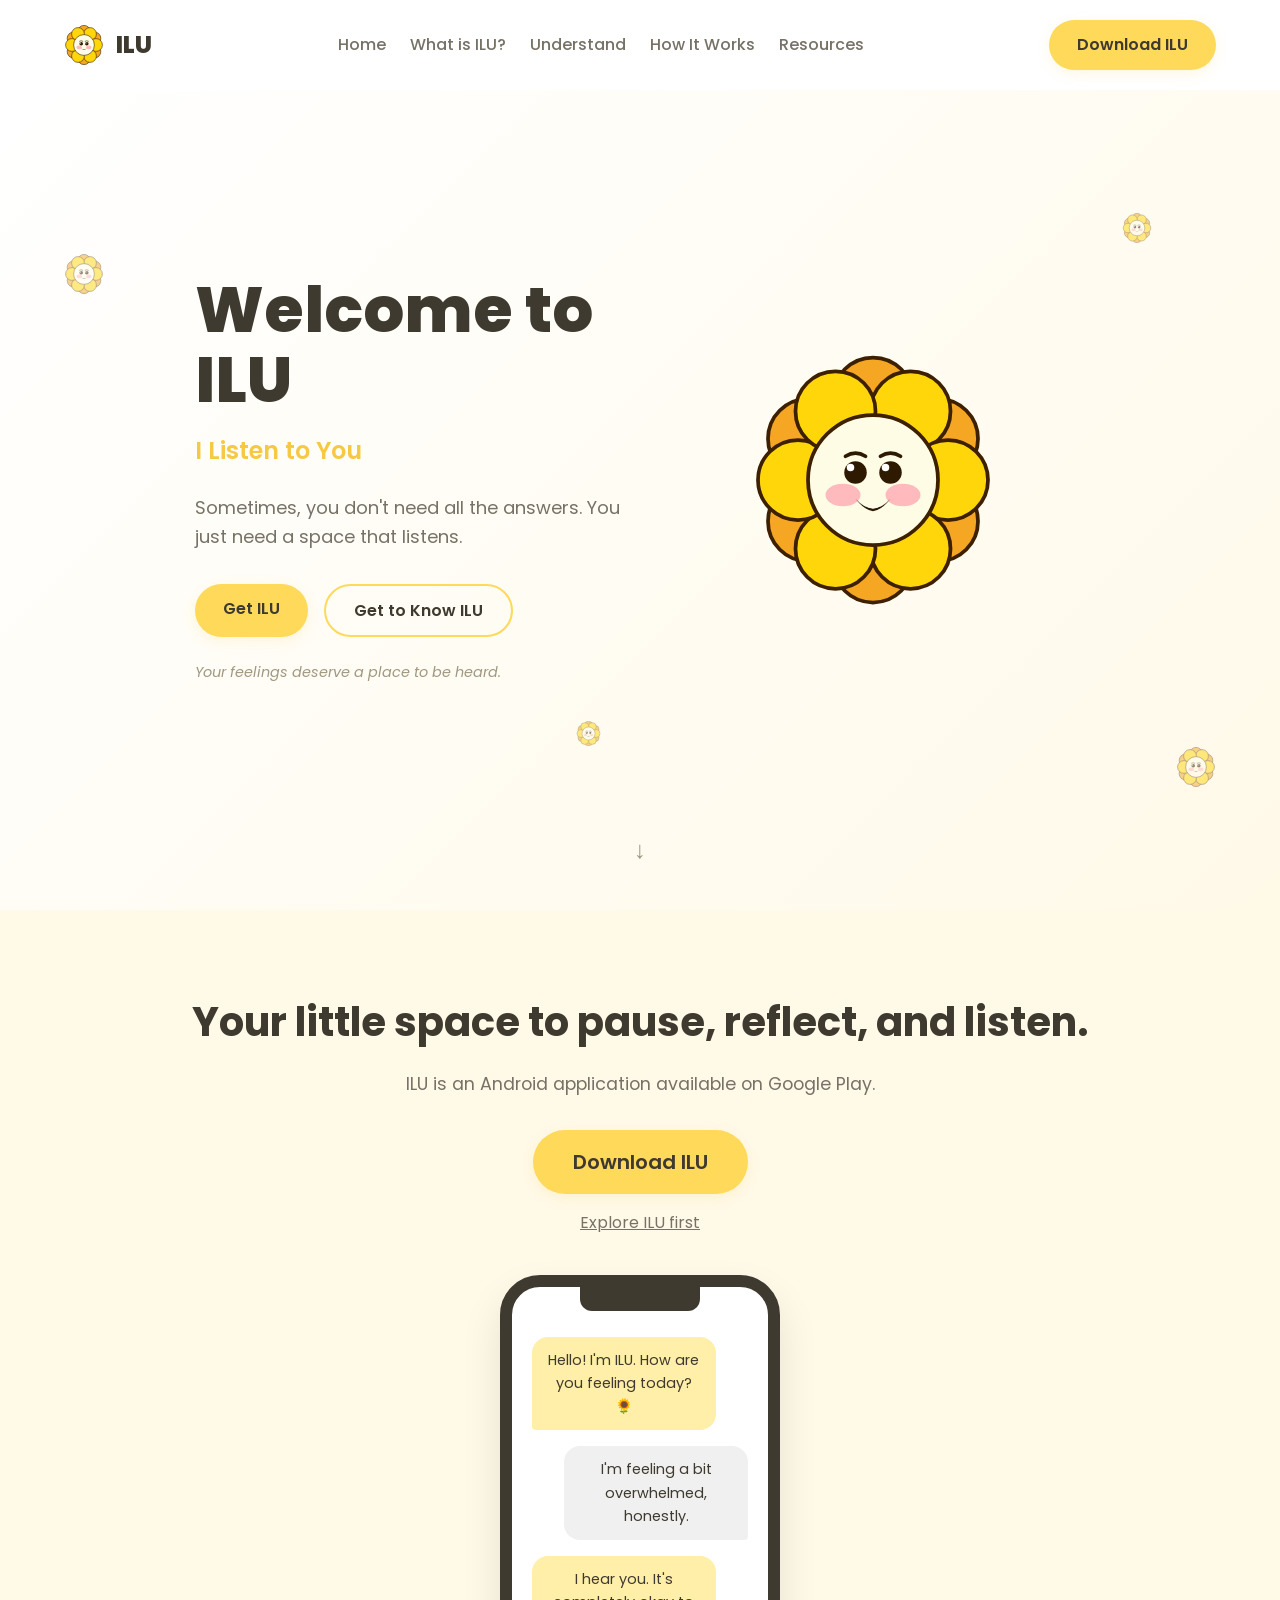
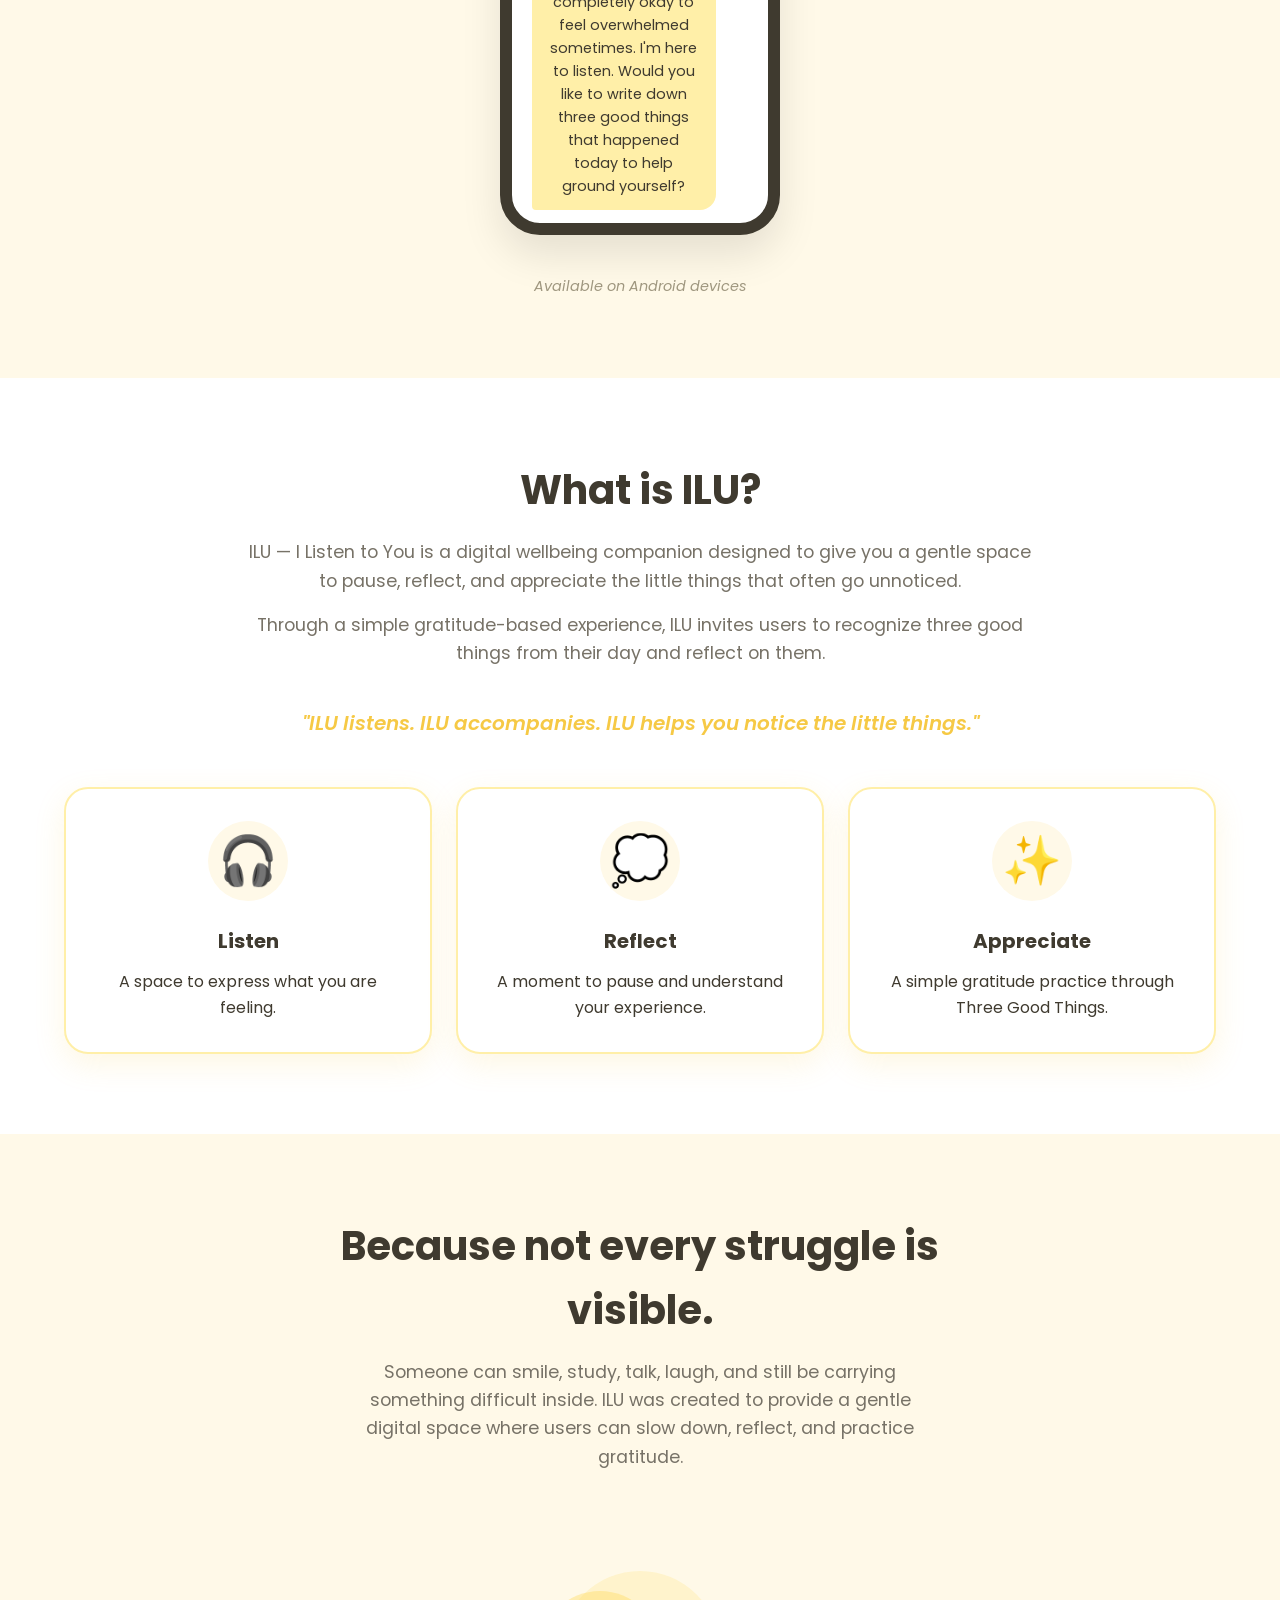
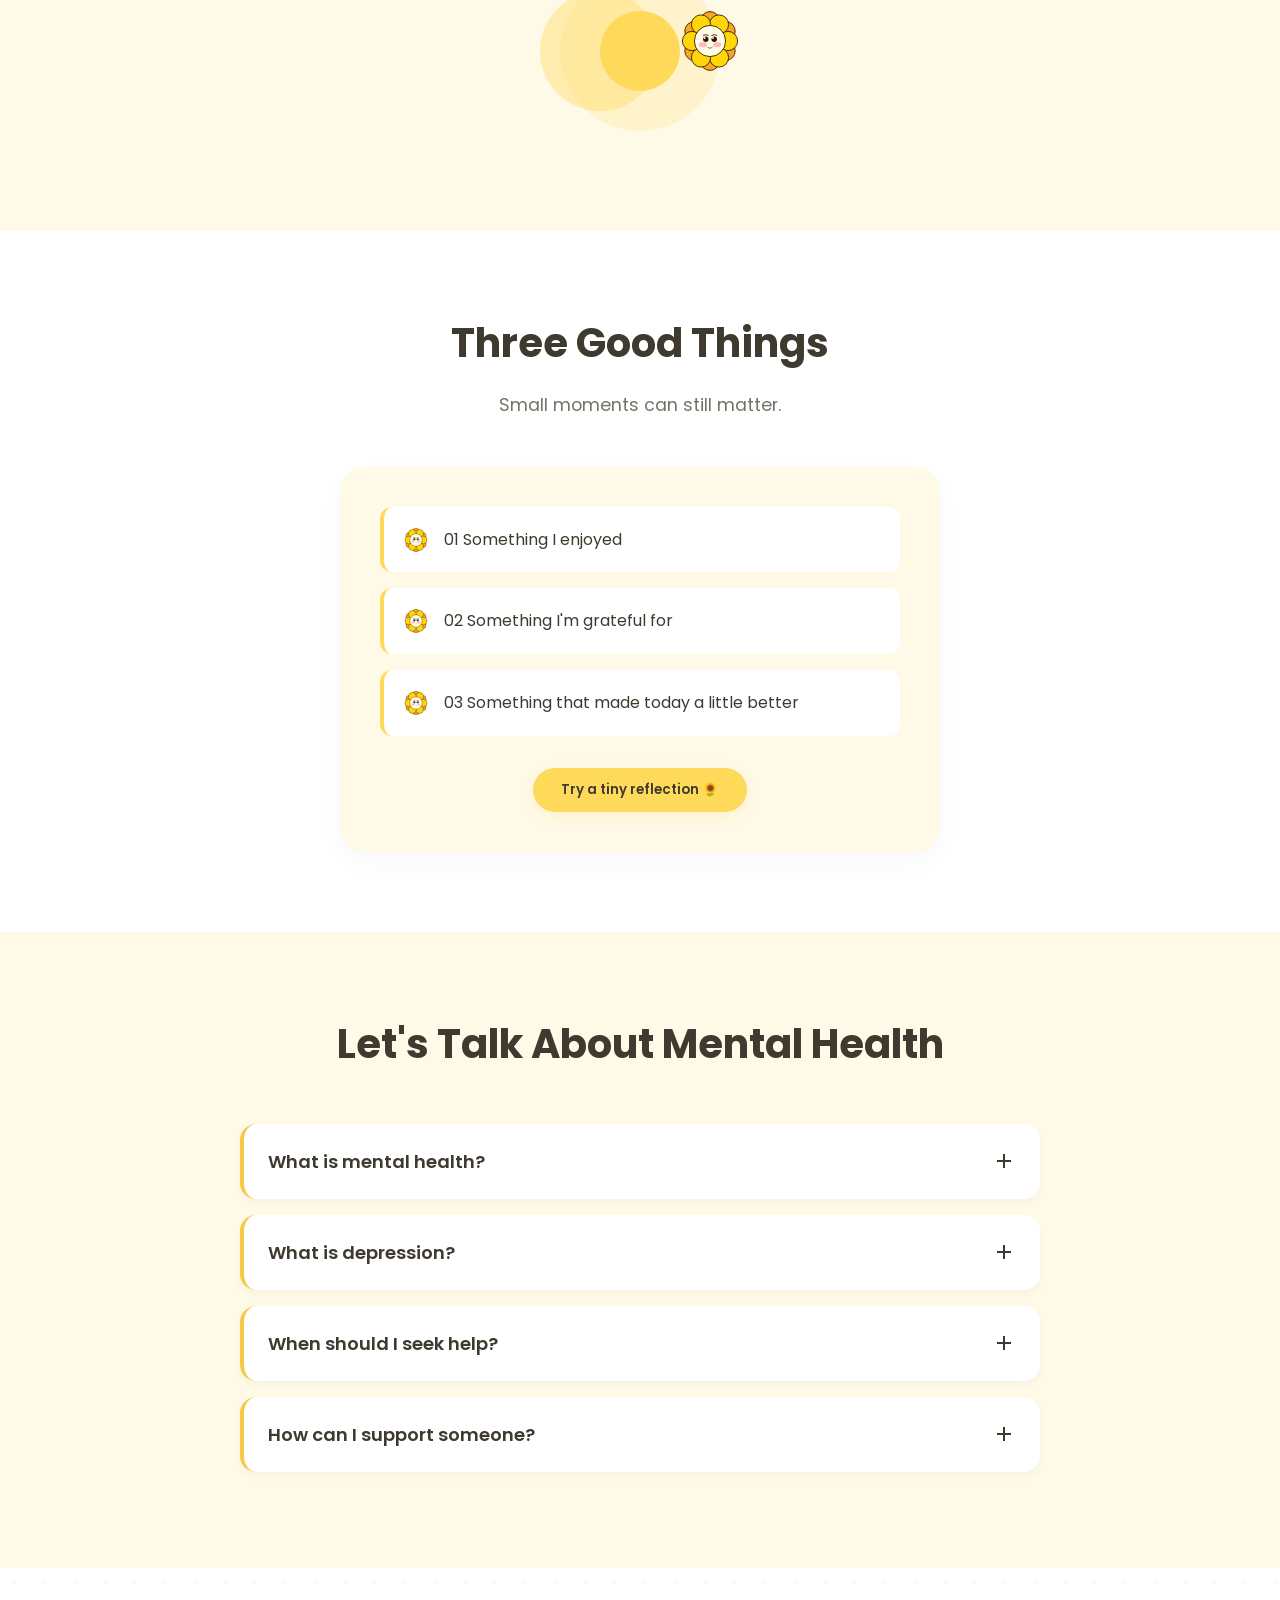
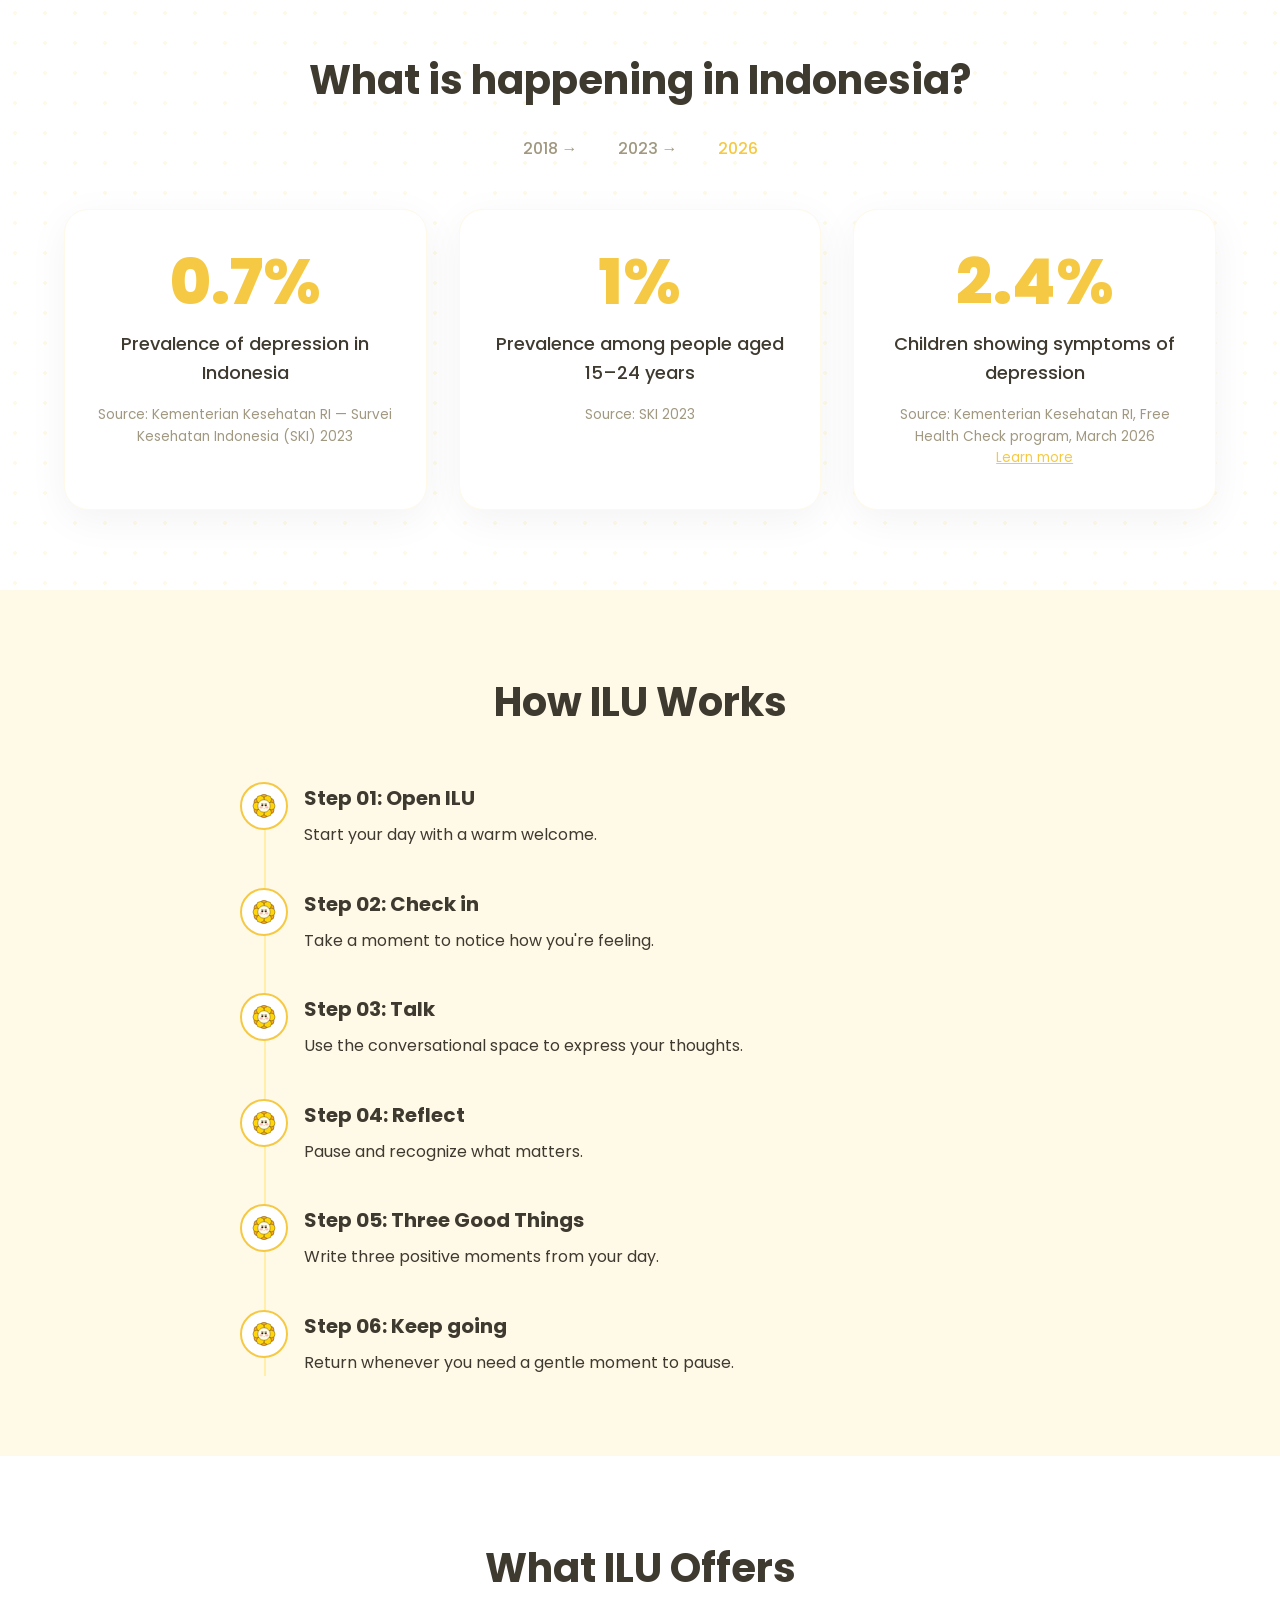
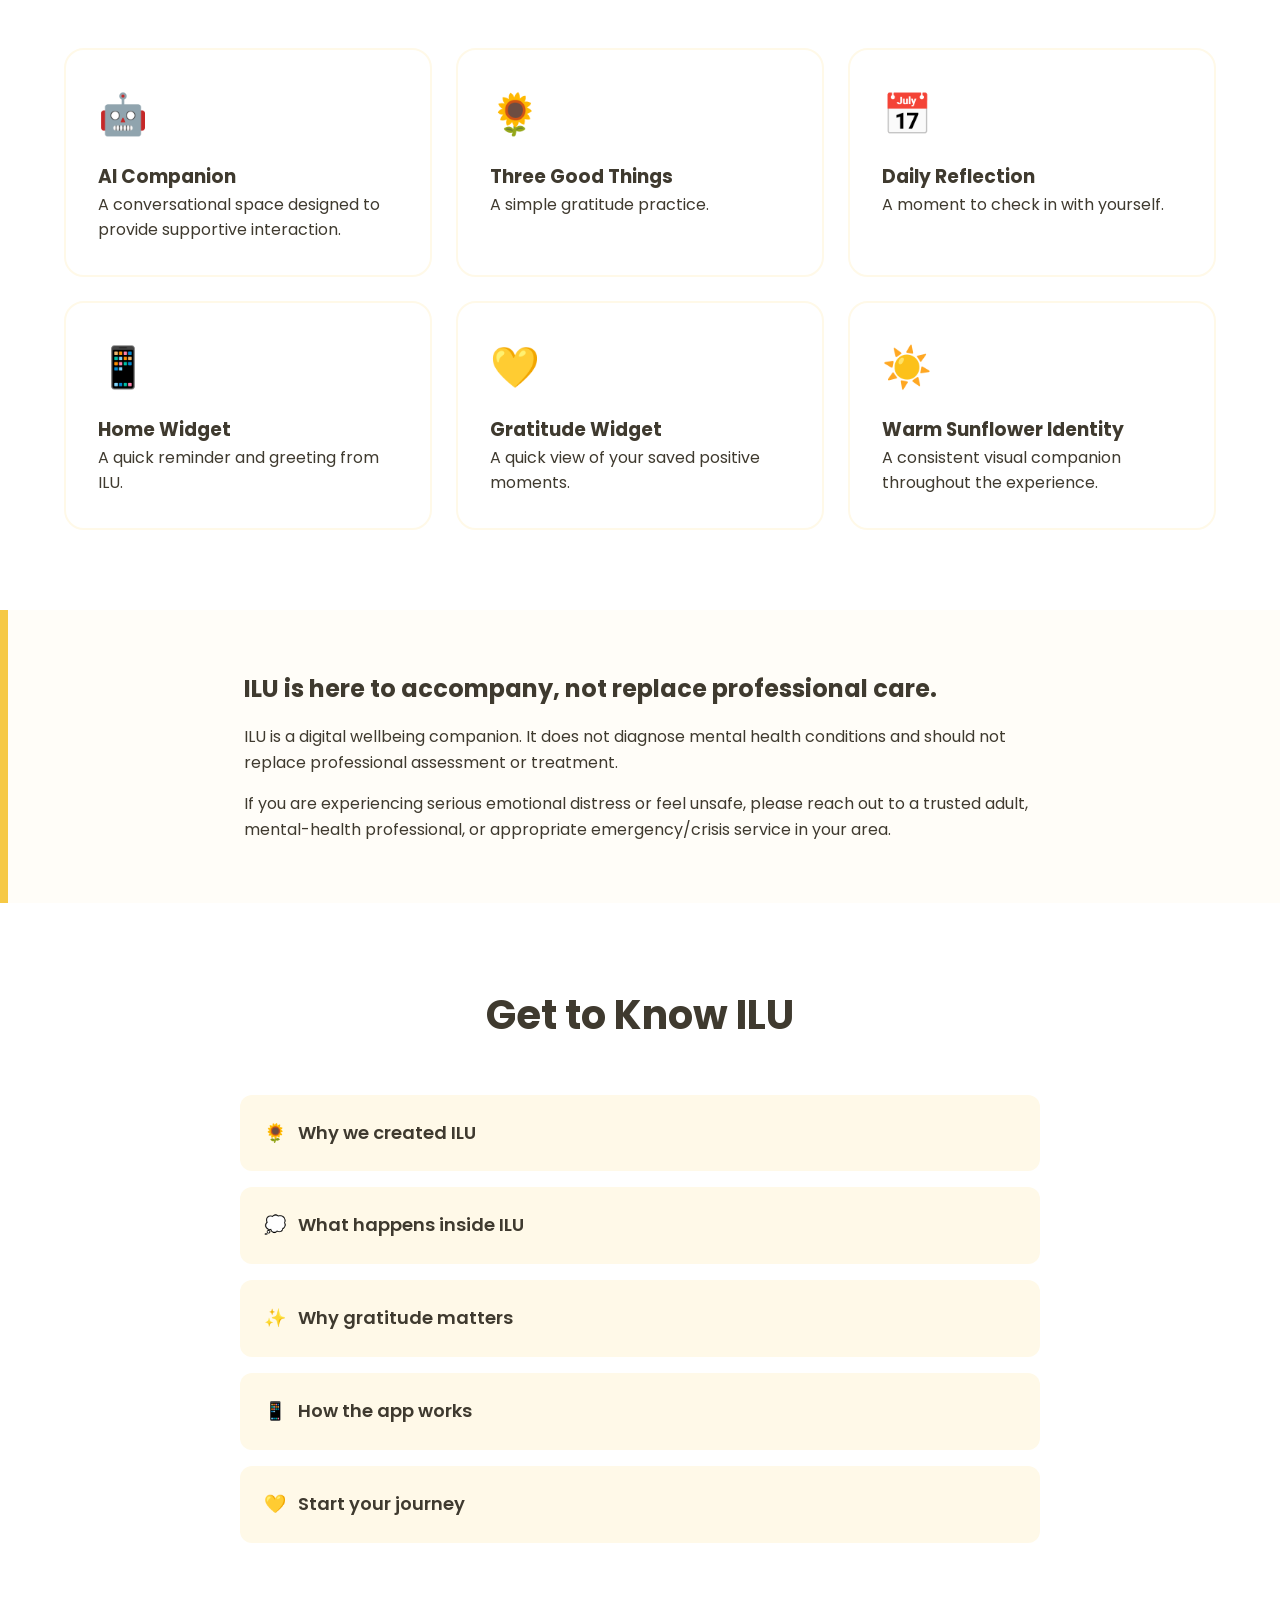
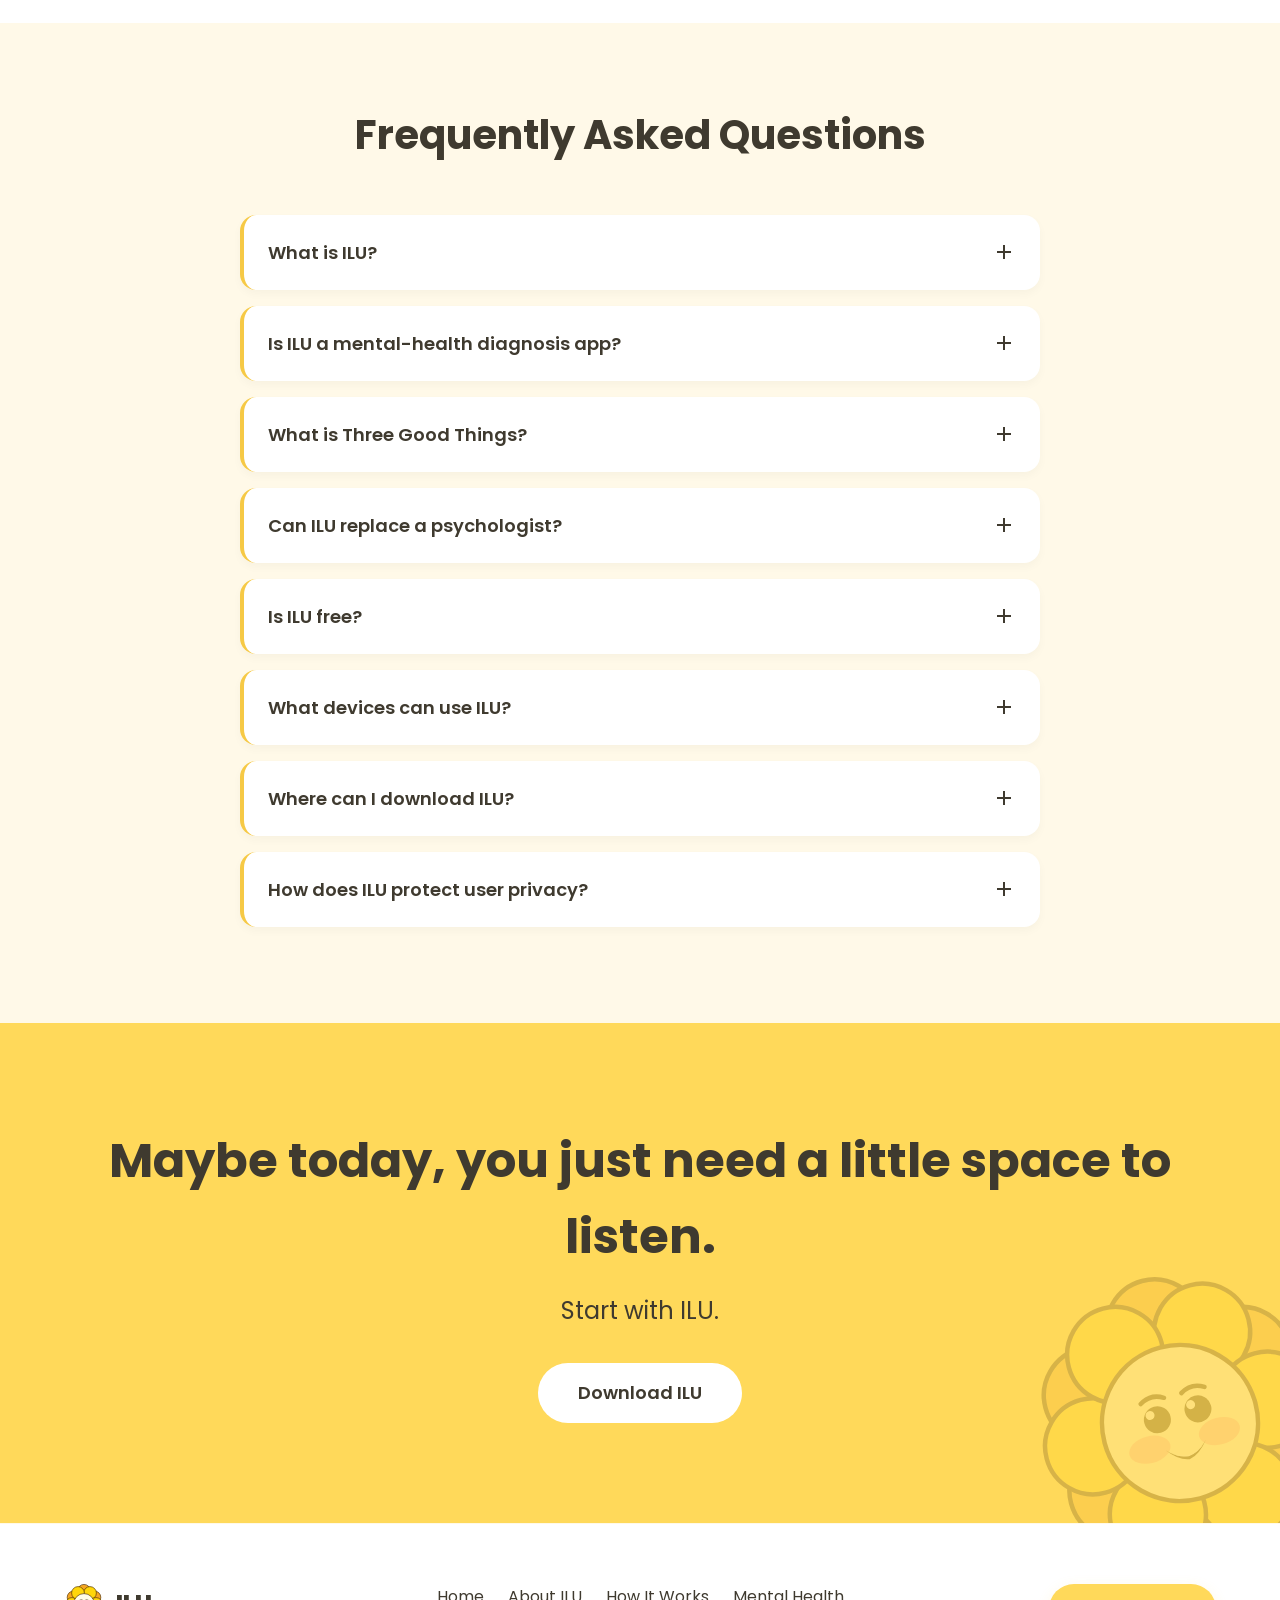
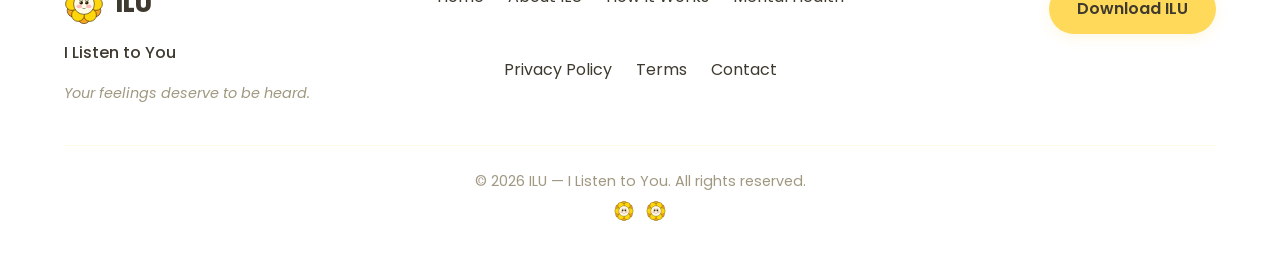
<file: landing.html>
<!DOCTYPE html>
<html lang="en">
<head>
    <meta charset="UTF-8">
    <meta name="viewport" content="width=device-width, initial-scale=1.0">
    <title>ILU — I Listen to You | A Gentle Space to Listen, Reflect & Appreciate</title>
    <meta name="description" content="Meet ILU — I Listen to You, a digital wellbeing companion designed to help you pause, reflect, and practice gratitude through Three Good Things.">
    <meta name="keywords" content="ILU, I Listen to You, mental health app, gratitude app, three good things, aplikasi kesehatan mental, aplikasi gratitude">
    <meta property="og:title" content="ILU — I Listen to You">
    <meta property="og:description" content="A digital wellbeing companion designed to help you pause, reflect, and appreciate the little things.">
    <meta property="og:type" content="website">

    <link rel="preconnect" href="https://fonts.googleapis.com">
    <link rel="preconnect" href="https://fonts.gstatic.com" crossorigin>
    <link href="https://fonts.googleapis.com/css2?family=Poppins:wght@300;400;500;600;700;800&display=swap" rel="stylesheet">

    <style>
        :root {
            --white: #FFFFFF;
            --cream: #FFF9E8;
            --soft-yellow: #FFEFA8;
            --warm-yellow: #FFD95A;
            --sunflower: #F6C945;
            --text-dark: #3F3A2F;
            --text-secondary: #777267;
            --text-light: #A09880;
            --shadow: rgba(246, 201, 69, 0.15);
            --shadow-hover: rgba(246, 201, 69, 0.3);
            --transition: 0.3s ease;
        }

        * {
            margin: 0;
            padding: 0;
            box-sizing: border-box;
        }

        body {
            font-family: 'Poppins', sans-serif;
            color: var(--text-dark);
            background-color: var(--white);
            line-height: 1.6;
            overflow-x: hidden;
            scroll-behavior: smooth;
        }

        a {
            text-decoration: none;
            color: inherit;
        }

        ul {
            list-style: none;
        }

        button {
            cursor: pointer;
            font-family: inherit;
            border: none;
            outline: none;
        }

        .container {
            max-width: 1200px;
            margin: 0 auto;
            padding: 0 24px;
        }

        section {
            padding: 80px 0;
        }

        /* Reusable Components */
        .btn {
            display: inline-block;
            padding: 12px 28px;
            border-radius: 50px;
            font-weight: 600;
            transition: var(--transition);
            text-align: center;
        }

        .btn-primary {
            background-color: var(--warm-yellow);
            color: var(--text-dark);
            box-shadow: 0 4px 14px var(--shadow);
        }

        .btn-primary:hover {
            transform: translateY(-2px);
            box-shadow: 0 6px 20px var(--shadow-hover);
        }

        .btn-outline {
            background-color: transparent;
            border: 2px solid var(--warm-yellow);
            color: var(--text-dark);
        }

        .btn-outline:hover {
            background-color: var(--soft-yellow);
        }

        .section-header {
            text-align: center;
            margin-bottom: 48px;
        }

        .section-title {
            font-size: 2.5rem;
            font-weight: 700;
            color: var(--text-dark);
            margin-bottom: 16px;
        }

        .section-subtitle {
            font-size: 1.1rem;
            color: var(--text-secondary);
            max-width: 600px;
            margin: 0 auto;
        }

        /* SVG Mascot Animation */
        .mascot-float {
            animation: float 3s ease-in-out infinite;
        }

        @keyframes float {
            0% { transform: translateY(0px); }
            50% { transform: translateY(-8px); }
            100% { transform: translateY(0px); }
        }

        /* Scroll Animations */
        .animate-on-scroll {
            opacity: 0;
            transform: translateY(20px);
            transition: opacity 0.6s ease-out, transform 0.6s ease-out;
        }

        .animate-on-scroll.is-visible {
            opacity: 1;
            transform: translateY(0);
        }

        /* Section 1: Navigation */
        .navbar {
            position: sticky;
            top: 0;
            left: 0;
            width: 100%;
            z-index: 1000;
            background-color: var(--white);
            transition: all var(--transition);
            padding: 20px 0;
        }

        .navbar.scrolled {
            padding: 12px 0;
            box-shadow: 0 4px 20px rgba(0, 0, 0, 0.05);
        }

        .nav-container {
            display: flex;
            justify-content: space-between;
            align-items: center;
        }

        .nav-logo {
            display: flex;
            align-items: center;
            gap: 12px;
            font-size: 1.5rem;
            font-weight: 800;
            color: var(--text-dark);
        }

        .nav-logo svg {
            width: 40px;
            height: 40px;
        }

        .nav-links {
            display: flex;
            gap: 24px;
        }

        .nav-links a {
            font-weight: 500;
            color: var(--text-secondary);
            transition: var(--transition);
        }

        .nav-links a:hover {
            color: var(--sunflower);
        }

        .nav-right {
            display: flex;
            align-items: center;
            gap: 16px;
        }

        .hamburger {
            display: none;
            flex-direction: column;
            gap: 5px;
            background: none;
            border: none;
            cursor: pointer;
        }

        .hamburger span {
            width: 25px;
            height: 3px;
            background-color: var(--text-dark);
            border-radius: 3px;
            transition: var(--transition);
        }

        /* Mobile Menu */
        .mobile-menu {
            position: fixed;
            top: 0;
            left: 0;
            width: 100%;
            height: 100vh;
            background-color: var(--white);
            z-index: 999;
            display: flex;
            flex-direction: column;
            align-items: center;
            justify-content: center;
            gap: 24px;
            transform: translateY(-100%);
            transition: transform 0.4s ease-in-out;
        }

        .mobile-menu.open {
            transform: translateY(0);
        }

        .mobile-menu a {
            font-size: 1.5rem;
            font-weight: 600;
        }

        .close-menu {
            position: absolute;
            top: 30px;
            right: 30px;
            background: none;
            border: none;
            font-size: 2rem;
            cursor: pointer;
            color: var(--text-dark);
        }

        /* Section 2: Hero */
        .hero {
            background: linear-gradient(135deg, var(--white) 0%, var(--cream) 100%);
            min-height: calc(100vh - 80px);
            display: flex;
            align-items: center;
            position: relative;
            overflow: hidden;
            padding-top: 40px;
        }

        .hero-container {
            display: flex;
            align-items: center;
            justify-content: space-between;
            gap: 40px;
            position: relative;
            z-index: 2;
        }

        .hero-content {
            flex: 1;
            max-width: 600px;
        }

        .hero-title {
            font-size: 4rem;
            font-weight: 800;
            line-height: 1.1;
            margin-bottom: 16px;
            color: var(--text-dark);
        }

        .hero-subtitle {
            font-size: 1.5rem;
            font-weight: 600;
            color: var(--sunflower);
            margin-bottom: 24px;
        }

        .hero-desc {
            font-size: 1.125rem;
            color: var(--text-secondary);
            margin-bottom: 32px;
        }

        .hero-actions {
            display: flex;
            gap: 16px;
            margin-bottom: 24px;
            flex-wrap: wrap;
        }

        .hero-note {
            font-size: 0.9rem;
            color: var(--text-light);
            font-style: italic;
        }

        .hero-visual {
            flex: 1;
            display: flex;
            justify-content: center;
            align-items: center;
        }

        .hero-mascot {
            width: 250px;
            height: 250px;
        }

        .floating-deco {
            position: absolute;
            width: 40px;
            height: 40px;
            opacity: 0.5;
            animation: float 4s ease-in-out infinite alternate;
        }
        .deco-1 { top: 20%; left: 5%; animation-delay: 0s; }
        .deco-2 { top: 15%; right: 10%; width: 30px; height: 30px; animation-delay: 1s; }
        .deco-3 { bottom: 20%; left: 45%; width: 25px; height: 25px; animation-delay: 2s; }
        .deco-4 { bottom: 15%; right: 5%; animation-delay: 1.5s; }

        .scroll-indicator {
            position: absolute;
            bottom: 40px;
            left: 50%;
            transform: translateX(-50%);
            animation: float 2s ease-in-out infinite;
            color: var(--text-light);
            font-size: 24px;
        }

        /* Section 3: Download */
        .download-section {
            background-color: var(--cream);
            text-align: center;
        }

        .phone-mockup {
            width: 280px;
            height: 560px;
            border: 12px solid var(--text-dark);
            border-radius: 40px;
            margin: 40px auto;
            background-color: var(--white);
            position: relative;
            overflow: hidden;
            box-shadow: 0 20px 40px rgba(0,0,0,0.1);
        }

        .phone-notch {
            position: absolute;
            top: 0;
            left: 50%;
            transform: translateX(-50%);
            width: 120px;
            height: 24px;
            background-color: var(--text-dark);
            border-bottom-left-radius: 12px;
            border-bottom-right-radius: 12px;
            z-index: 10;
        }

        .chat-ui {
            padding: 50px 20px 20px;
            display: flex;
            flex-direction: column;
            gap: 16px;
        }

        .chat-bubble {
            padding: 12px 16px;
            border-radius: 16px;
            font-size: 0.9rem;
            max-width: 85%;
        }

        .chat-bubble.ilu {
            background-color: var(--soft-yellow);
            align-self: flex-start;
            border-bottom-left-radius: 4px;
        }

        .chat-bubble.user {
            background-color: #f0f0f0;
            align-self: flex-end;
            border-bottom-right-radius: 4px;
        }

        /* Section 4: What is ILU */
        .what-is-ilu {
            background-color: var(--white);
        }

        .highlight-phrase {
            font-size: 1.25rem;
            font-weight: 600;
            color: var(--sunflower);
            text-align: center;
            margin: 40px 0;
            font-style: italic;
        }

        .cards-grid {
            display: grid;
            grid-template-columns: repeat(auto-fit, minmax(300px, 1fr));
            gap: 24px;
            margin-top: 40px;
        }

        .info-card {
            background-color: var(--white);
            border: 2px solid var(--soft-yellow);
            border-radius: 24px;
            padding: 32px;
            transition: var(--transition);
            box-shadow: 0 10px 30px var(--shadow);
            display: flex;
            flex-direction: column;
            align-items: center;
            text-align: center;
        }

        .info-card:hover {
            transform: translateY(-8px);
            box-shadow: 0 15px 40px var(--shadow-hover);
            border-color: var(--sunflower);
        }

        .info-card-icon {
            font-size: 3rem;
            margin-bottom: 24px;
            display: flex;
            justify-content: center;
            align-items: center;
            width: 80px;
            height: 80px;
            background-color: var(--cream);
            border-radius: 50%;
        }

        .info-card h3 {
            font-size: 1.25rem;
            margin-bottom: 12px;
        }

        /* Section 5: Why ILU Exists */
        .why-ilu {
            background-color: var(--cream);
            text-align: center;
        }

        .why-content {
            max-width: 700px;
            margin: 0 auto;
        }

        .abstract-illustration {
            margin-top: 40px;
            display: flex;
            justify-content: center;
        }

        .abstract-illustration svg {
            width: 100%;
            max-width: 400px;
        }

        /* Section 6: Three Good Things */
        .three-good-things {
            background-color: var(--white);
        }

        .tgt-demo {
            max-width: 600px;
            margin: 0 auto;
            background-color: var(--cream);
            border-radius: 24px;
            padding: 40px;
            box-shadow: 0 10px 30px rgba(0,0,0,0.03);
        }

        .tgt-card {
            background-color: var(--white);
            padding: 20px;
            border-radius: 12px;
            margin-bottom: 16px;
            border-left: 4px solid var(--warm-yellow);
            display: flex;
            align-items: center;
            gap: 16px;
            transition: var(--transition);
        }

        .tgt-card:hover {
            transform: translateX(4px);
        }

        .tgt-card:hover .tgt-icon {
            transform: rotate(10deg);
        }

        .tgt-icon {
            width: 24px;
            height: 24px;
            transition: transform 0.3s ease;
        }

        .tgt-input-wrapper {
            display: none;
            flex-direction: column;
            gap: 16px;
        }

        .tgt-input {
            width: 100%;
            padding: 16px;
            border: 2px solid var(--soft-yellow);
            border-radius: 12px;
            font-family: inherit;
            font-size: 1rem;
            outline: none;
            transition: border-color 0.3s;
        }

        .tgt-input:focus {
            border-color: var(--sunflower);
        }

        .tgt-success {
            display: none;
            text-align: center;
            margin-top: 24px;
            animation: fadeIn 0.5s ease-out;
        }

        @keyframes fadeIn {
            from { opacity: 0; transform: translateY(10px); }
            to { opacity: 1; transform: translateY(0); }
        }

        /* Section 7: Education / Understand */
        .understand {
            background-color: var(--cream);
        }

        .accordion {
            max-width: 800px;
            margin: 0 auto;
        }

        .accordion-item {
            background-color: var(--white);
            border-radius: 16px;
            margin-bottom: 16px;
            overflow: hidden;
            box-shadow: 0 4px 10px rgba(0,0,0,0.03);
            border-left: 4px solid var(--sunflower);
        }

        .accordion-header {
            width: 100%;
            padding: 24px;
            display: flex;
            justify-content: space-between;
            align-items: center;
            background: none;
            border: none;
            font-size: 1.125rem;
            font-weight: 600;
            color: var(--text-dark);
            cursor: pointer;
            text-align: left;
        }

        .accordion-icon {
            transition: transform 0.3s ease;
        }

        .accordion-item.active .accordion-icon {
            transform: rotate(45deg);
        }

        .accordion-content {
            max-height: 0;
            overflow: hidden;
            transition: max-height 0.3s ease-out;
            padding: 0 24px;
            color: var(--text-secondary);
        }

        .accordion-item.active .accordion-content {
            padding-bottom: 24px;
        }

        /* Section 8: Stats */
        .stats {
            background-color: var(--white);
            background-image: radial-gradient(var(--cream) 2px, transparent 2px);
            background-size: 30px 30px;
        }

        .stats-grid {
            display: grid;
            grid-template-columns: repeat(auto-fit, minmax(300px, 1fr));
            gap: 32px;
        }

        .stat-card {
            background-color: var(--white);
            padding: 40px 32px;
            border-radius: 24px;
            text-align: center;
            box-shadow: 0 10px 40px rgba(0,0,0,0.05);
            border: 1px solid var(--cream);
            position: relative;
        }

        .stat-number {
            font-size: 4rem;
            font-weight: 800;
            color: var(--sunflower);
            margin-bottom: 16px;
            line-height: 1;
        }

        .stat-desc {
            font-size: 1.125rem;
            font-weight: 500;
            margin-bottom: 16px;
        }

        .stat-source {
            font-size: 0.85rem;
            color: var(--text-light);
        }

        /* Section 9: How it Works */
        .how-it-works {
            background-color: var(--cream);
        }

        .timeline {
            max-width: 800px;
            margin: 0 auto;
            position: relative;
        }

        .timeline::before {
            content: '';
            position: absolute;
            top: 0;
            bottom: 0;
            left: 24px;
            width: 2px;
            background-color: var(--soft-yellow);
        }

        .timeline-item {
            position: relative;
            padding-left: 64px;
            margin-bottom: 40px;
        }

        .timeline-item:last-child {
            margin-bottom: 0;
        }

        .timeline-icon {
            position: absolute;
            left: 0;
            top: 0;
            width: 48px;
            height: 48px;
            background-color: var(--white);
            border: 2px solid var(--sunflower);
            border-radius: 50%;
            display: flex;
            justify-content: center;
            align-items: center;
            z-index: 2;
        }

        .timeline-icon svg {
            width: 24px;
            height: 24px;
        }

        .timeline-content h4 {
            font-size: 1.25rem;
            margin-bottom: 8px;
            color: var(--text-dark);
        }

        /* Section 10: Features */
        .features {
            background-color: var(--white);
        }

        .feature-grid {
            display: grid;
            grid-template-columns: repeat(auto-fit, minmax(300px, 1fr));
            gap: 24px;
        }

        .feature-card {
            background-color: var(--white);
            border: 2px solid var(--cream);
            border-radius: 20px;
            padding: 32px;
            transition: var(--transition);
        }

        .feature-card:hover {
            transform: scale(1.02);
            box-shadow: 0 15px 30px var(--shadow);
            border-color: var(--sunflower);
        }

        .feature-icon {
            font-size: 2.5rem;
            margin-bottom: 16px;
        }

        /* Section 11: Safety Notice */
        .safety-notice {
            background-color: #FFFDF8;
            padding: 60px 0;
            border-left: 8px solid var(--sunflower);
        }

        .safety-content {
            max-width: 800px;
            margin: 0 auto;
        }

        .safety-content h3 {
            font-size: 1.5rem;
            margin-bottom: 16px;
            color: var(--text-dark);
        }

        /* Section 12: Journey / Resources */
        .journey {
            background-color: var(--white);
        }

        .journey-flow {
            display: flex;
            flex-direction: column;
            gap: 16px;
            max-width: 800px;
            margin: 0 auto;
        }

        .journey-item {
            background-color: var(--cream);
            border-radius: 12px;
            padding: 24px;
            cursor: pointer;
            transition: var(--transition);
        }

        .journey-item:hover {
            background-color: var(--soft-yellow);
        }

        .journey-header {
            font-weight: 600;
            font-size: 1.125rem;
            display: flex;
            align-items: center;
            gap: 12px;
        }

        .journey-desc {
            max-height: 0;
            overflow: hidden;
            transition: max-height 0.3s ease-out, margin 0.3s;
            color: var(--text-secondary);
        }

        .journey-item.open .journey-desc {
            margin-top: 12px;
        }

        /* Section 13: FAQ */
        .faq {
            background-color: var(--cream);
        }

        /* Section 14: Final CTA */
        .final-cta {
            background-color: var(--warm-yellow);
            text-align: center;
            padding: 100px 0;
            position: relative;
            overflow: hidden;
        }

        .final-cta h2 {
            font-size: 3rem;
            margin-bottom: 16px;
        }

        .final-cta .btn {
            background-color: var(--white);
            color: var(--text-dark);
            font-size: 1.125rem;
            padding: 16px 40px;
        }

        .final-cta .btn:hover {
            background-color: var(--text-dark);
            color: var(--white);
        }

        .final-mascot {
            position: absolute;
            bottom: -50px;
            right: -50px;
            width: 300px;
            height: 300px;
            opacity: 0.2;
            transform: rotate(-15deg);
        }

        /* Section 15: Footer */
        .footer {
            background-color: var(--white);
            padding: 60px 0 40px;
            border-top: 1px solid var(--cream);
        }

        .footer-grid {
            display: grid;
            grid-template-columns: 1fr 2fr 1fr;
            gap: 40px;
            margin-bottom: 40px;
        }

        .footer-brand {
            display: flex;
            flex-direction: column;
            gap: 16px;
        }

        .footer-nav {
            display: flex;
            flex-wrap: wrap;
            gap: 24px;
            justify-content: center;
        }

        .footer-nav a:hover {
            color: var(--sunflower);
        }

        .footer-right {
            text-align: right;
        }

        .footer-bottom {
            text-align: center;
            padding-top: 24px;
            border-top: 1px solid var(--cream);
            color: var(--text-light);
            font-size: 0.9rem;
        }

        /* Responsive Breakpoints */
        @media (max-width: 1024px) {
            .hero-title { font-size: 3rem; }
            .hero-mascot { width: 200px; height: 200px; }
            .footer-grid { grid-template-columns: 1fr 1fr; text-align: center; }
            .footer-nav { justify-content: flex-start; }
            .footer-right { text-align: left; }
        }

        @media (max-width: 768px) {
            section { padding: 60px 0; }
            .nav-links, .nav-right .btn { display: none; }
            .hamburger { display: flex; }
            
            .hero-container { flex-direction: column-reverse; text-align: center; }
            .hero-actions { justify-content: center; }
            .hero-title { font-size: 2.5rem; }
            
            .timeline::before { left: 16px; }
            .timeline-item { padding-left: 48px; }
            .timeline-icon { width: 32px; height: 32px; }
            .timeline-icon svg { width: 16px; height: 16px; }
            
            .footer-grid { grid-template-columns: 1fr; }
            .footer-nav { justify-content: center; }
            .footer-brand, .footer-right { align-items: center; text-align: center; }
        }

    </style>
</head>
<body>

    <!-- SVG Sprites -->
    <svg style="display: none;">
        <!-- Sunflower Mascot - exact ILU mascot design -->
        <symbol id="sunflower-mascot" viewBox="0 0 200 200">
            <g class="mascot-group">
                <!-- Orange petals (back layer) -->
                <circle cx="100" cy="34"  r="32" fill="#F5A623" stroke="#3D2000" stroke-width="3"/>
                <circle cx="152" cy="67"  r="32" fill="#F5A623" stroke="#3D2000" stroke-width="3"/>
                <circle cx="152" cy="133" r="32" fill="#F5A623" stroke="#3D2000" stroke-width="3"/>
                <circle cx="100" cy="166" r="32" fill="#F5A623" stroke="#3D2000" stroke-width="3"/>
                <circle cx="48"  cy="133" r="32" fill="#F5A623" stroke="#3D2000" stroke-width="3"/>
                <circle cx="48"  cy="67"  r="32" fill="#F5A623" stroke="#3D2000" stroke-width="3"/>
                <!-- Yellow petals (front layer) -->
                <circle cx="130" cy="45"  r="32" fill="#FFD60A" stroke="#3D2000" stroke-width="3"/>
                <circle cx="160" cy="100" r="32" fill="#FFD60A" stroke="#3D2000" stroke-width="3"/>
                <circle cx="130" cy="155" r="32" fill="#FFD60A" stroke="#3D2000" stroke-width="3"/>
                <circle cx="70"  cy="155" r="32" fill="#FFD60A" stroke="#3D2000" stroke-width="3"/>
                <circle cx="40"  cy="100" r="32" fill="#FFD60A" stroke="#3D2000" stroke-width="3"/>
                <circle cx="70"  cy="45"  r="32" fill="#FFD60A" stroke="#3D2000" stroke-width="3"/>
                <!-- Center face circle -->
                <circle cx="100" cy="100" r="52" fill="#FFFCE6" stroke="#3D2000" stroke-width="3"/>
                <!-- Pink cheeks -->
                <ellipse cx="76"  cy="112" rx="14" ry="9" fill="#FFB3BA" opacity="0.9"/>
                <ellipse cx="124" cy="112" rx="14" ry="9" fill="#FFB3BA" opacity="0.9"/>
                <!-- Eyes (large round dots with white highlights) -->
                <circle cx="86"  cy="94" r="9" fill="#2D1A00"/>
                <circle cx="114" cy="94" r="9" fill="#2D1A00"/>
                <circle cx="82"  cy="90" r="3" fill="white"/>
                <circle cx="110" cy="90" r="3" fill="white"/>
                <!-- Eyebrows -->
                <path d="M78,81 Q86,76 94,81"   fill="none" stroke="#2D1A00" stroke-width="3" stroke-linecap="round"/>
                <path d="M106,81 Q114,76 122,81" fill="none" stroke="#2D1A00" stroke-width="3" stroke-linecap="round"/>
                <!-- Open happy mouth with teeth -->
                <path d="M86,115 Q100,130 114,115 Q107,124 100,125 Q93,124 86,115Z" fill="#2D1A00"/>
                <path d="M88,117 Q100,127 112,117 Q107,122 100,123 Q93,122 88,117Z" fill="white"/>
            </g>
        </symbol>

        <symbol id="icon-plus" viewBox="0 0 24 24">
            <path fill="currentColor" d="M19 13h-6v6h-2v-6H5v-2h6V5h2v6h6v2z"/>
        </symbol>
    </svg>

    <!-- SECTION 1: STICKY NAVIGATION -->
    <nav class="navbar" id="navbar">
        <div class="container nav-container">
            <a href="#" class="nav-logo">
                <svg><use href="#sunflower-mascot"></use></svg>
                ILU
            </a>
            <ul class="nav-links">
                <li><a href="#">Home</a></li>
                <li><a href="#what-is-ilu">What is ILU?</a></li>
                <li><a href="#understand">Understand</a></li>
                <li><a href="#how-it-works">How It Works</a></li>
                <li><a href="#resources">Resources</a></li>
            </ul>
            <div class="nav-right">
                <a href="#download" class="btn btn-primary">Download ILU</a>
                <button class="hamburger" id="hamburger-btn">
                    <span></span>
                    <span></span>
                    <span></span>
                </button>
            </div>
        </div>
    </nav>

    <!-- Mobile Menu -->
    <div class="mobile-menu" id="mobile-menu">
        <button class="close-menu" id="close-menu">&times;</button>
        <a href="#" class="mobile-link">Home</a>
        <a href="#what-is-ilu" class="mobile-link">What is ILU?</a>
        <a href="#understand" class="mobile-link">Understand</a>
        <a href="#how-it-works" class="mobile-link">How It Works</a>
        <a href="#resources" class="mobile-link">Resources</a>
        <a href="#download" class="btn btn-primary mobile-link" style="margin-top: 20px;">Download ILU</a>
    </div>

    <!-- SECTION 2: HERO -->
    <section class="hero">
        <div class="container hero-container">
            <div class="hero-content animate-on-scroll">
                <h1 class="hero-title">Welcome to ILU</h1>
                <h2 class="hero-subtitle">I Listen to You</h2>
                <p class="hero-desc">Sometimes, you don't need all the answers. You just need a space that listens.</p>
                <div class="hero-actions">
                    <a href="#download" class="btn btn-primary">Get ILU</a>
                    <a href="#what-is-ilu" class="btn btn-outline">Get to Know ILU</a>
                </div>
                <p class="hero-note">Your feelings deserve a place to be heard.</p>
            </div>
            <div class="hero-visual animate-on-scroll" style="transition-delay: 0.2s">
                <svg class="hero-mascot mascot-float"><use href="#sunflower-mascot"></use></svg>
            </div>
        </div>

        <!-- Decorative elements -->
        <svg class="floating-deco deco-1"><use href="#sunflower-mascot"></use></svg>
        <svg class="floating-deco deco-2"><use href="#sunflower-mascot"></use></svg>
        <svg class="floating-deco deco-3"><use href="#sunflower-mascot"></use></svg>
        <svg class="floating-deco deco-4"><use href="#sunflower-mascot"></use></svg>

        <div class="scroll-indicator">
            ↓
        </div>
    </section>

    <!-- SECTION 3: DOWNLOAD SECTION -->
    <section id="download" class="download-section">
        <div class="container animate-on-scroll">
            <h2 class="section-title">Your little space to pause, reflect, and listen.</h2>
            <p class="section-subtitle" style="margin-bottom: 32px;">ILU is an Android application available on Google Play.</p>
            
            <a href="#" class="btn btn-primary" style="font-size: 1.25rem; padding: 16px 40px; margin-bottom: 16px;">Download ILU</a>
            <br>
            <a href="#what-is-ilu" style="color: var(--text-secondary); text-decoration: underline;">Explore ILU first</a>
            
            <div class="phone-mockup">
                <div class="phone-notch"></div>
                <div class="chat-ui">
                    <div class="chat-bubble ilu">Hello! I'm ILU. How are you feeling today? 🌻</div>
                    <div class="chat-bubble user">I'm feeling a bit overwhelmed, honestly.</div>
                    <div class="chat-bubble ilu">I hear you. It's completely okay to feel overwhelmed sometimes. I'm here to listen. Would you like to write down three good things that happened today to help ground yourself?</div>
                </div>
            </div>
            
            <p class="hero-note">Available on Android devices</p>
        </div>
    </section>

    <!-- SECTION 4: WHAT IS ILU? -->
    <section id="what-is-ilu" class="what-is-ilu">
        <div class="container">
            <div class="section-header animate-on-scroll">
                <h2 class="section-title">What is ILU?</h2>
                <p class="section-subtitle" style="max-width: 800px; margin-bottom: 16px;">ILU — I Listen to You is a digital wellbeing companion designed to give you a gentle space to pause, reflect, and appreciate the little things that often go unnoticed.</p>
                <p class="section-subtitle" style="max-width: 800px;">Through a simple gratitude-based experience, ILU invites users to recognize three good things from their day and reflect on them.</p>
                <p class="highlight-phrase">"ILU listens. ILU accompanies. ILU helps you notice the little things."</p>
            </div>

            <div class="cards-grid">
                <div class="info-card animate-on-scroll">
                    <div class="info-card-icon">🎧</div>
                    <h3>Listen</h3>
                    <p>A space to express what you are feeling.</p>
                </div>
                <div class="info-card animate-on-scroll" style="transition-delay: 0.1s">
                    <div class="info-card-icon">💭</div>
                    <h3>Reflect</h3>
                    <p>A moment to pause and understand your experience.</p>
                </div>
                <div class="info-card animate-on-scroll" style="transition-delay: 0.2s">
                    <div class="info-card-icon">✨</div>
                    <h3>Appreciate</h3>
                    <p>A simple gratitude practice through Three Good Things.</p>
                </div>
            </div>
        </div>
    </section>

    <!-- SECTION 5: WHY ILU EXISTS -->
    <section class="why-ilu">
        <div class="container animate-on-scroll">
            <div class="why-content">
                <h2 class="section-title">Because not every struggle is visible.</h2>
                <p class="section-subtitle">Someone can smile, study, talk, laugh, and still be carrying something difficult inside. ILU was created to provide a gentle digital space where users can slow down, reflect, and practice gratitude.</p>
            </div>
            
            <div class="abstract-illustration">
                <!-- Simple SVG abstract illustration representing support -->
                <svg viewBox="0 0 200 100" style="width: 100%; max-width: 400px; margin: 40px auto 0;">
                    <circle cx="100" cy="50" r="40" fill="var(--warm-yellow)" opacity="0.2"/>
                    <circle cx="80" cy="50" r="30" fill="var(--warm-yellow)" opacity="0.4"/>
                    <circle cx="100" cy="50" r="20" fill="var(--warm-yellow)"/>
                    <!-- Small mascot nearby -->
                    <use href="#sunflower-mascot" x="120" y="30" width="30" height="30" />
                </svg>
            </div>
        </div>
    </section>

    <!-- SECTION 6: THREE GOOD THINGS -->
    <section id="three-good-things" class="three-good-things">
        <div class="container">
            <div class="section-header animate-on-scroll">
                <h2 class="section-title">Three Good Things</h2>
                <p class="section-subtitle">Small moments can still matter.</p>
            </div>

            <div class="tgt-demo animate-on-scroll" id="tgt-demo">
                <div id="tgt-display">
                    <div class="tgt-card">
                        <svg class="tgt-icon"><use href="#sunflower-mascot"></use></svg>
                        <span>01 Something I enjoyed</span>
                    </div>
                    <div class="tgt-card">
                        <svg class="tgt-icon"><use href="#sunflower-mascot"></use></svg>
                        <span>02 Something I'm grateful for</span>
                    </div>
                    <div class="tgt-card">
                        <svg class="tgt-icon"><use href="#sunflower-mascot"></use></svg>
                        <span>03 Something that made today a little better</span>
                    </div>
                    
                    <div style="text-align: center; margin-top: 32px;">
                        <button class="btn btn-primary" id="btn-start-tgt">Try a tiny reflection 🌻</button>
                    </div>
                </div>

                <div class="tgt-input-wrapper" id="tgt-inputs">
                    <input type="text" class="tgt-input" id="tgt-in-1" placeholder="01 Something I enjoyed...">
                    <input type="text" class="tgt-input" id="tgt-in-2" placeholder="02 Something I'm grateful for...">
                    <input type="text" class="tgt-input" id="tgt-in-3" placeholder="03 Something that made today a little better...">
                    
                    <button class="btn btn-primary" id="btn-submit-tgt" style="margin-top: 16px;">Save these little things</button>
                </div>

                <div class="tgt-success" id="tgt-success">
                    <h3 style="color: var(--text-dark); margin-bottom: 16px;">Look at that. You found three little good things today. 🌻</h3>
                    <svg class="mascot-float" style="width: 80px; height: 80px; margin: 0 auto;"><use href="#sunflower-mascot"></use></svg>
                </div>
            </div>
        </div>
    </section>

    <!-- SECTION 7: MENTAL HEALTH EDUCATION -->
    <section id="understand" class="understand">
        <div class="container">
            <div class="section-header animate-on-scroll">
                <h2 class="section-title">Let's Talk About Mental Health</h2>
            </div>
            
            <div class="accordion animate-on-scroll">
                <div class="accordion-item">
                    <button class="accordion-header">
                        What is mental health?
                        <svg class="accordion-icon" width="24" height="24"><use href="#icon-plus"></use></svg>
                    </button>
                    <div class="accordion-content">
                        <p style="padding-top: 16px;">Mental health includes our emotional, psychological, and social wellbeing. It affects how we think, feel, and act as we cope with life. It also helps determine how we handle stress, relate to others, and make choices.</p>
                    </div>
                </div>
                
                <div class="accordion-item">
                    <button class="accordion-header">
                        What is depression?
                        <svg class="accordion-icon" width="24" height="24"><use href="#icon-plus"></use></svg>
                    </button>
                    <div class="accordion-content">
                        <p style="padding-top: 16px;">According to the WHO, depression is a common mental disorder. It is more than just a bout of sadness. It involves a persistent low mood and a loss of pleasure or interest in activities, lasting for at least two weeks.</p>
                    </div>
                </div>
                
                <div class="accordion-item">
                    <button class="accordion-header">
                        When should I seek help?
                        <svg class="accordion-icon" width="24" height="24"><use href="#icon-plus"></use></svg>
                    </button>
                    <div class="accordion-content">
                        <p style="padding-top: 16px;">You should consider seeking help when you experience persistent symptoms that affect your daily life, relationships, or ability to function. Reaching out to a trusted adult or a mental health professional is a courageous first step.</p>
                    </div>
                </div>

                <div class="accordion-item">
                    <button class="accordion-header">
                        How can I support someone?
                        <svg class="accordion-icon" width="24" height="24"><use href="#icon-plus"></use></svg>
                    </button>
                    <div class="accordion-content">
                        <p style="padding-top: 16px;">Listen to them without judgment, be present, and offer a safe space for them to share. Encourage them gently to seek professional support if they are struggling, and remind them that they are not alone.</p>
                    </div>
                </div>
            </div>
        </div>
    </section>

    <!-- SECTION 8: STATS -->
    <section class="stats">
        <div class="container">
            <div class="section-header animate-on-scroll">
                <h2 class="section-title">What is happening in Indonesia?</h2>
                <div style="display: flex; justify-content: center; gap: 40px; margin-top: 24px; color: var(--text-light); font-weight: 500;">
                    <span>2018 &rarr;</span>
                    <span>2023 &rarr;</span>
                    <span style="color: var(--sunflower);">2026</span>
                </div>
            </div>
            
            <div class="stats-grid" id="stats-container">
                <div class="stat-card animate-on-scroll">
                    <div class="stat-number"><span class="counter" data-target="1.4">0</span>%</div>
                    <div class="stat-desc">Prevalence of depression in Indonesia</div>
                    <div class="stat-source">Source: Kementerian Kesehatan RI — Survei Kesehatan Indonesia (SKI) 2023</div>
                </div>
                
                <div class="stat-card animate-on-scroll" style="transition-delay: 0.1s">
                    <div class="stat-number"><span class="counter" data-target="2">0</span>%</div>
                    <div class="stat-desc">Prevalence among people aged 15–24 years</div>
                    <div class="stat-source">Source: SKI 2023</div>
                </div>
                
                <div class="stat-card animate-on-scroll" style="transition-delay: 0.2s">
                    <div class="stat-number"><span class="counter" data-target="4.8">0</span>%</div>
                    <div class="stat-desc">Children showing symptoms of depression</div>
                    <div class="stat-source">Source: Kementerian Kesehatan RI, Free Health Check program, March 2026<br><a href="https://sehatnegeriku.kemkes.go.id" style="color: var(--sunflower); text-decoration: underline;">Learn more</a></div>
                </div>
            </div>
        </div>
    </section>

    <!-- SECTION 9: HOW IT WORKS -->
    <section id="how-it-works" class="how-it-works">
        <div class="container">
            <div class="section-header animate-on-scroll">
                <h2 class="section-title">How ILU Works</h2>
            </div>
            
            <div class="timeline">
                <div class="timeline-item animate-on-scroll">
                    <div class="timeline-icon"><svg><use href="#sunflower-mascot"></use></svg></div>
                    <div class="timeline-content">
                        <h4>Step 01: Open ILU</h4>
                        <p>Start your day with a warm welcome.</p>
                    </div>
                </div>
                <div class="timeline-item animate-on-scroll">
                    <div class="timeline-icon"><svg><use href="#sunflower-mascot"></use></svg></div>
                    <div class="timeline-content">
                        <h4>Step 02: Check in</h4>
                        <p>Take a moment to notice how you're feeling.</p>
                    </div>
                </div>
                <div class="timeline-item animate-on-scroll">
                    <div class="timeline-icon"><svg><use href="#sunflower-mascot"></use></svg></div>
                    <div class="timeline-content">
                        <h4>Step 03: Talk</h4>
                        <p>Use the conversational space to express your thoughts.</p>
                    </div>
                </div>
                <div class="timeline-item animate-on-scroll">
                    <div class="timeline-icon"><svg><use href="#sunflower-mascot"></use></svg></div>
                    <div class="timeline-content">
                        <h4>Step 04: Reflect</h4>
                        <p>Pause and recognize what matters.</p>
                    </div>
                </div>
                <div class="timeline-item animate-on-scroll">
                    <div class="timeline-icon"><svg><use href="#sunflower-mascot"></use></svg></div>
                    <div class="timeline-content">
                        <h4>Step 05: Three Good Things</h4>
                        <p>Write three positive moments from your day.</p>
                    </div>
                </div>
                <div class="timeline-item animate-on-scroll">
                    <div class="timeline-icon"><svg><use href="#sunflower-mascot"></use></svg></div>
                    <div class="timeline-content">
                        <h4>Step 06: Keep going</h4>
                        <p>Return whenever you need a gentle moment to pause.</p>
                    </div>
                </div>
            </div>
        </div>
    </section>

    <!-- SECTION 10: ILU FEATURES -->
    <section class="features">
        <div class="container">
            <div class="section-header animate-on-scroll">
                <h2 class="section-title">What ILU Offers</h2>
            </div>
            
            <div class="feature-grid">
                <div class="feature-card animate-on-scroll">
                    <div class="feature-icon">🤖</div>
                    <h3>AI Companion</h3>
                    <p>A conversational space designed to provide supportive interaction.</p>
                </div>
                <div class="feature-card animate-on-scroll" style="transition-delay: 0.1s">
                    <div class="feature-icon">🌻</div>
                    <h3>Three Good Things</h3>
                    <p>A simple gratitude practice.</p>
                </div>
                <div class="feature-card animate-on-scroll" style="transition-delay: 0.2s">
                    <div class="feature-icon">📅</div>
                    <h3>Daily Reflection</h3>
                    <p>A moment to check in with yourself.</p>
                </div>
                <div class="feature-card animate-on-scroll">
                    <div class="feature-icon">📱</div>
                    <h3>Home Widget</h3>
                    <p>A quick reminder and greeting from ILU.</p>
                </div>
                <div class="feature-card animate-on-scroll" style="transition-delay: 0.1s">
                    <div class="feature-icon">💛</div>
                    <h3>Gratitude Widget</h3>
                    <p>A quick view of your saved positive moments.</p>
                </div>
                <div class="feature-card animate-on-scroll" style="transition-delay: 0.2s">
                    <div class="feature-icon">☀️</div>
                    <h3>Warm Sunflower Identity</h3>
                    <p>A consistent visual companion throughout the experience.</p>
                </div>
            </div>
        </div>
    </section>

    <!-- SECTION 11: SAFETY NOTICE -->
    <section class="safety-notice animate-on-scroll">
        <div class="container">
            <div class="safety-content">
                <h3>ILU is here to accompany, not replace professional care.</h3>
                <p style="margin-bottom: 16px;">ILU is a digital wellbeing companion. It does not diagnose mental health conditions and should not replace professional assessment or treatment.</p>
                <p>If you are experiencing serious emotional distress or feel unsafe, please reach out to a trusted adult, mental-health professional, or appropriate emergency/crisis service in your area.</p>
            </div>
        </div>
    </section>

    <!-- SECTION 12: GET TO KNOW ILU (RESOURCES) -->
    <section id="resources" class="journey">
        <div class="container">
            <div class="section-header animate-on-scroll">
                <h2 class="section-title">Get to Know ILU</h2>
            </div>
            
            <div class="journey-flow animate-on-scroll">
                <div class="journey-item">
                    <div class="journey-header">
                        <span>🌻</span> Why we created ILU
                    </div>
                    <div class="journey-desc">
                        We wanted to build a safe, non-judgmental space where people can pause and breathe. ILU was designed recognizing that sometimes the best support is just someone—or something—that listens.
                    </div>
                </div>
                <div class="journey-item">
                    <div class="journey-header">
                        <span>💭</span> What happens inside ILU
                    </div>
                    <div class="journey-desc">
                        Inside ILU, you'll find gentle prompts, a listening ear, and a space to record your thoughts. There's no pressure to feel a certain way—just an invitation to be present.
                    </div>
                </div>
                <div class="journey-item">
                    <div class="journey-header">
                        <span>✨</span> Why gratitude matters
                    </div>
                    <div class="journey-desc">
                        Practicing gratitude doesn't mean ignoring the hard things. It's about training our minds to also notice the small sparks of light in our day, which can gently shift our perspective over time.
                    </div>
                </div>
                <div class="journey-item">
                    <div class="journey-header">
                        <span>📱</span> How the app works
                    </div>
                    <div class="journey-desc">
                        Download ILU, set up your profile, and start engaging with the conversational companion. Try the Three Good Things practice daily to build a habit of positive reflection.
                    </div>
                </div>
                <div class="journey-item">
                    <div class="journey-header">
                        <span>💛</span> Start your journey
                    </div>
                    <div class="journey-desc">
                        Are you ready to carve out a little moment for yourself today? Download ILU and let's take that first gentle step together.
                    </div>
                </div>
            </div>
        </div>
    </section>

    <!-- SECTION 13: FAQ -->
    <section class="faq">
        <div class="container">
            <div class="section-header animate-on-scroll">
                <h2 class="section-title">Frequently Asked Questions</h2>
            </div>
            
            <div class="accordion animate-on-scroll">
                <div class="accordion-item">
                    <button class="accordion-header">
                        What is ILU?
                        <svg class="accordion-icon" width="24" height="24"><use href="#icon-plus"></use></svg>
                    </button>
                    <div class="accordion-content">
                        <p style="padding-top: 16px;">ILU stands for I Listen to You. It's a digital wellbeing companion for Android that helps you pause, reflect, and practice daily gratitude.</p>
                    </div>
                </div>
                <div class="accordion-item">
                    <button class="accordion-header">
                        Is ILU a mental-health diagnosis app?
                        <svg class="accordion-icon" width="24" height="24"><use href="#icon-plus"></use></svg>
                    </button>
                    <div class="accordion-content">
                        <p style="padding-top: 16px;">No. ILU is not a diagnostic tool. It is designed to support wellbeing and self-reflection, not to assess or treat mental health conditions.</p>
                    </div>
                </div>
                <div class="accordion-item">
                    <button class="accordion-header">
                        What is Three Good Things?
                        <svg class="accordion-icon" width="24" height="24"><use href="#icon-plus"></use></svg>
                    </button>
                    <div class="accordion-content">
                        <p style="padding-top: 16px;">Three Good Things is a simple gratitude practice where you identify three positive moments from your day.</p>
                    </div>
                </div>
                <div class="accordion-item">
                    <button class="accordion-header">
                        Can ILU replace a psychologist?
                        <svg class="accordion-icon" width="24" height="24"><use href="#icon-plus"></use></svg>
                    </button>
                    <div class="accordion-content">
                        <p style="padding-top: 16px;">No. ILU is a digital companion designed to complement your wellbeing practices. For serious mental health concerns, please consult a qualified professional.</p>
                    </div>
                </div>
                <div class="accordion-item">
                    <button class="accordion-header">
                        Is ILU free?
                        <svg class="accordion-icon" width="24" height="24"><use href="#icon-plus"></use></svg>
                    </button>
                    <div class="accordion-content">
                        <p style="padding-top: 16px;">Yes, ILU is free to download and use.</p>
                    </div>
                </div>
                <div class="accordion-item">
                    <button class="accordion-header">
                        What devices can use ILU?
                        <svg class="accordion-icon" width="24" height="24"><use href="#icon-plus"></use></svg>
                    </button>
                    <div class="accordion-content">
                        <p style="padding-top: 16px;">ILU is currently available for Android devices.</p>
                    </div>
                </div>
                <div class="accordion-item">
                    <button class="accordion-header">
                        Where can I download ILU?
                        <svg class="accordion-icon" width="24" height="24"><use href="#icon-plus"></use></svg>
                    </button>
                    <div class="accordion-content">
                        <p style="padding-top: 16px;">ILU is available on Google Play Store. Tap the Download button on this page.</p>
                    </div>
                </div>
                <div class="accordion-item">
                    <button class="accordion-header">
                        How does ILU protect user privacy?
                        <svg class="accordion-icon" width="24" height="24"><use href="#icon-plus"></use></svg>
                    </button>
                    <div class="accordion-content">
                        <p style="padding-top: 16px;">ILU takes user privacy seriously. Please refer to our Privacy Policy for details.</p>
                    </div>
                </div>
            </div>
        </div>
    </section>

    <!-- SECTION 14: FINAL CTA -->
    <section class="final-cta">
        <div class="container animate-on-scroll">
            <h2>Maybe today, you just need a little space to listen.</h2>
            <p style="font-size: 1.5rem; margin-bottom: 32px;">Start with ILU.</p>
            <a href="#download" class="btn">Download ILU</a>
        </div>
        <svg class="final-mascot"><use href="#sunflower-mascot"></use></svg>
    </section>

    <!-- SECTION 15: FOOTER -->
    <footer class="footer">
        <div class="container">
            <div class="footer-grid">
                <div class="footer-brand">
                    <div class="nav-logo">
                        <svg><use href="#sunflower-mascot"></use></svg>
                        ILU
                    </div>
                    <p style="font-weight: 500;">I Listen to You</p>
                    <p class="hero-note">Your feelings deserve to be heard.</p>
                </div>
                <div class="footer-nav">
                    <a href="#">Home</a>
                    <a href="#what-is-ilu">About ILU</a>
                    <a href="#how-it-works">How It Works</a>
                    <a href="#understand">Mental Health</a>
                    <a href="#">Privacy Policy</a>
                    <a href="#">Terms</a>
                    <a href="#">Contact</a>
                </div>
                <div class="footer-right">
                    <a href="#download" class="btn btn-primary">Download ILU</a>
                </div>
            </div>
            <div class="footer-bottom">
                <p>&copy; 2026 ILU — I Listen to You. All rights reserved.</p>
                <div style="margin-top: 8px;">
                    <svg style="width: 20px; height: 20px;"><use href="#sunflower-mascot"></use></svg>
                    <svg style="width: 20px; height: 20px; margin-left: 8px;"><use href="#sunflower-mascot"></use></svg>
                </div>
            </div>
        </div>
    </footer>

    <!-- JAVASCRIPT -->
    <script>
        document.addEventListener('DOMContentLoaded', () => {
            // 1. Sticky Navbar
            const navbar = document.getElementById('navbar');
            window.addEventListener('scroll', () => {
                if (window.scrollY > 50) {
                    navbar.classList.add('scrolled');
                } else {
                    navbar.classList.remove('scrolled');
                }
            });

            // 2. Mobile Menu
            const hamburgerBtn = document.getElementById('hamburger-btn');
            const closeMenuBtn = document.getElementById('close-menu');
            const mobileMenu = document.getElementById('mobile-menu');
            const mobileLinks = document.querySelectorAll('.mobile-link');

            function toggleMenu() {
                mobileMenu.classList.toggle('open');
            }

            hamburgerBtn.addEventListener('click', toggleMenu);
            closeMenuBtn.addEventListener('click', toggleMenu);
            mobileLinks.forEach(link => {
                link.addEventListener('click', toggleMenu);
            });

            // 3. Intersection Observer for Scroll Animations
            const observerOptions = {
                root: null,
                rootMargin: '0px',
                threshold: 0.15
            };

            const observer = new IntersectionObserver((entries, observer) => {
                entries.forEach(entry => {
                    if (entry.isIntersecting) {
                        entry.target.classList.add('is-visible');
                        observer.unobserve(entry.target);
                    }
                });
            }, observerOptions);

            document.querySelectorAll('.animate-on-scroll').forEach(el => {
                observer.observe(el);
            });

            // 4. Stat Counters (Animate when in view)
            const statsContainer = document.getElementById('stats-container');
            let statsAnimated = false;

            const statsObserver = new IntersectionObserver((entries) => {
                if (entries[0].isIntersecting && !statsAnimated) {
                    statsAnimated = true;
                    document.querySelectorAll('.counter').forEach(counter => {
                        const target = parseFloat(counter.getAttribute('data-target'));
                        const duration = 2000; // ms
                        const stepTime = 50;
                        const steps = duration / stepTime;
                        const step = target / steps;
                        let current = 0;

                        const timer = setInterval(() => {
                            current += step;
                            if (current >= target) {
                                current = target;
                                clearInterval(timer);
                            }
                            // format based on if it has decimals
                            counter.innerText = target % 1 === 0 ? Math.floor(current) : current.toFixed(1);
                        }, stepTime);
                    });
                }
            }, { threshold: 0.5 });

            if(statsContainer) {
                statsObserver.observe(statsContainer);
            }

            // 5. Accordion Logic (FAQ & Mental Health)
            document.querySelectorAll('.accordion-header').forEach(header => {
                header.addEventListener('click', function() {
                    const item = this.parentElement;
                    const content = item.querySelector('.accordion-content');
                    
                    // Close all others
                    /* // Optional: if you want only one open at a time
                    document.querySelectorAll('.accordion-item').forEach(other => {
                        if (other !== item) {
                            other.classList.remove('active');
                            other.querySelector('.accordion-content').style.maxHeight = null;
                        }
                    });
                    */
                    
                    item.classList.toggle('active');
                    if (item.classList.contains('active')) {
                        content.style.maxHeight = content.scrollHeight + "px";
                    } else {
                        content.style.maxHeight = null;
                    }
                });
            });

            // 6. Journey Expandable Items
            document.querySelectorAll('.journey-item').forEach(item => {
                item.addEventListener('click', function() {
                    const desc = this.querySelector('.journey-desc');
                    this.classList.toggle('open');
                    
                    if (this.classList.contains('open')) {
                        desc.style.maxHeight = desc.scrollHeight + "px";
                    } else {
                        desc.style.maxHeight = null;
                    }
                });
            });

            // 7. Three Good Things Demo Logic
            const btnStartTgt = document.getElementById('btn-start-tgt');
            const tgtDisplay = document.getElementById('tgt-display');
            const tgtInputs = document.getElementById('tgt-inputs');
            const btnSubmitTgt = document.getElementById('btn-submit-tgt');
            const tgtSuccess = document.getElementById('tgt-success');
            
            const inputs = [
                document.getElementById('tgt-in-1'),
                document.getElementById('tgt-in-2'),
                document.getElementById('tgt-in-3')
            ];

            if(btnStartTgt && tgtDisplay && tgtInputs) {
                btnStartTgt.addEventListener('click', () => {
                    tgtDisplay.style.display = 'none';
                    tgtInputs.style.display = 'flex';
                    inputs[0].focus();
                });
            }

            if(btnSubmitTgt && tgtInputs && tgtSuccess) {
                btnSubmitTgt.addEventListener('click', () => {
                    let allFilled = true;
                    inputs.forEach(input => {
                        if (input.value.trim() === '') {
                            allFilled = false;
                            input.style.borderColor = 'red';
                            setTimeout(() => input.style.borderColor = 'var(--soft-yellow)', 1000);
                        }
                    });

                    if (allFilled) {
                        tgtInputs.style.display = 'none';
                        tgtSuccess.style.display = 'block';
                    }
                });
            }
        });
    </script>
</body>
</html>
</file>
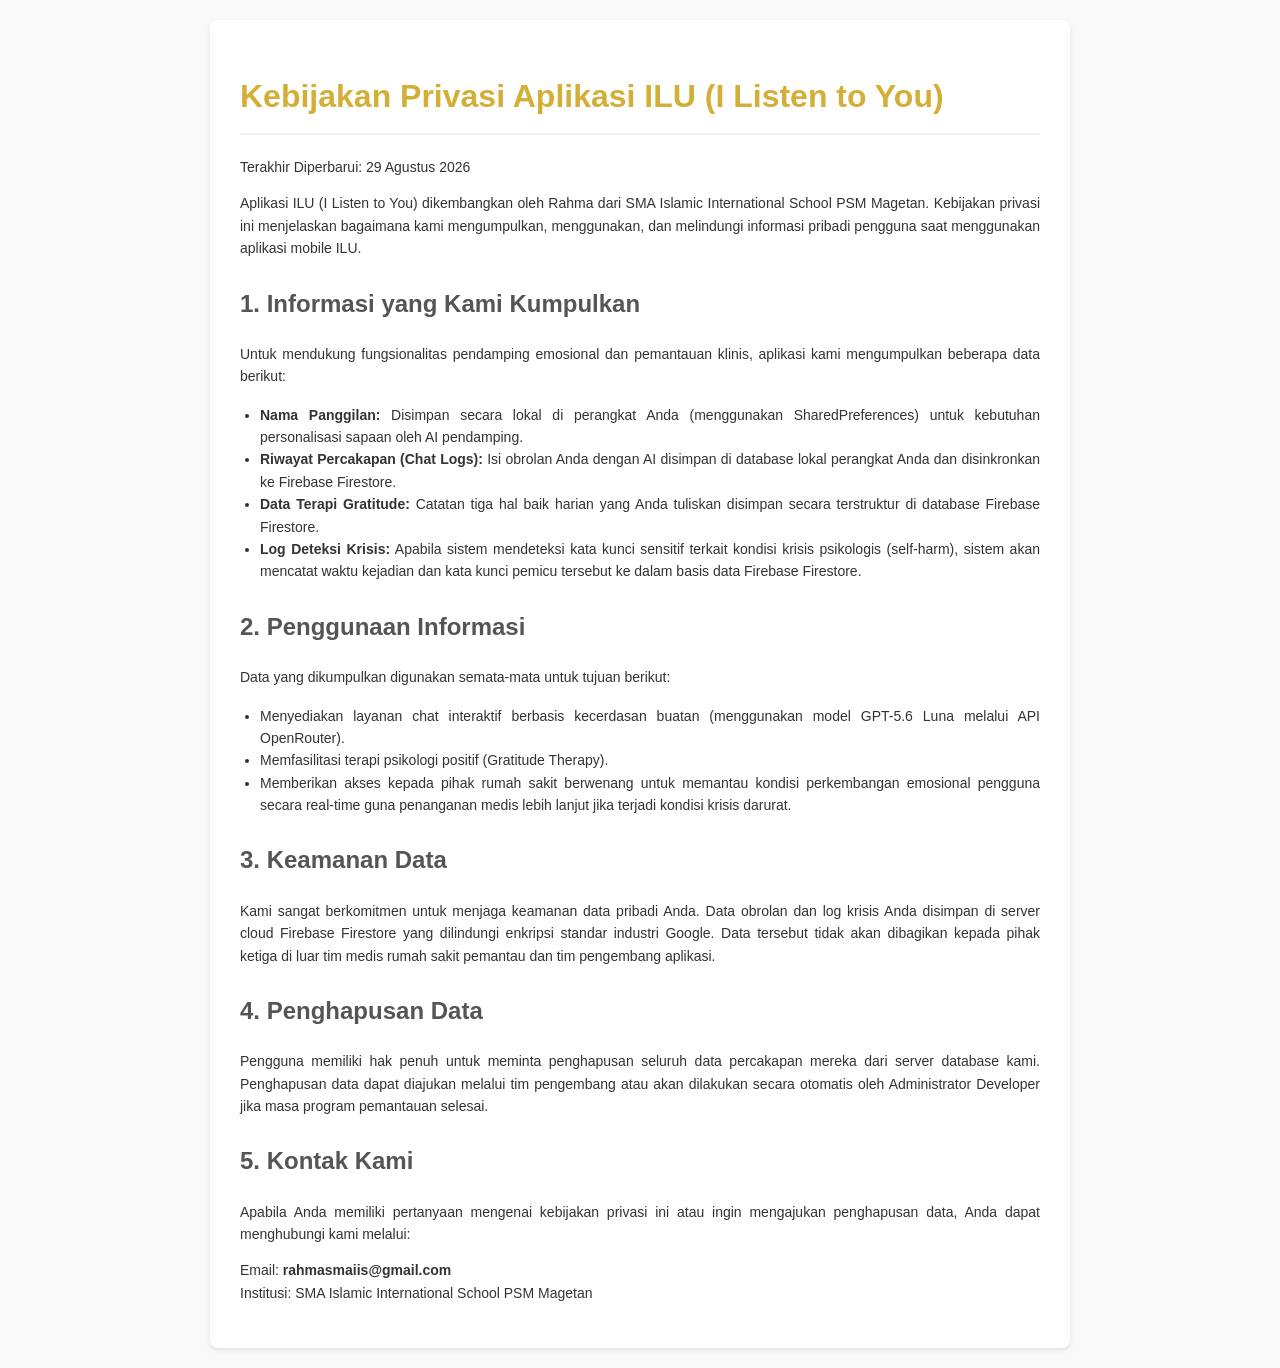
<file: privacy.html>
﻿<!DOCTYPE html>
<html lang="id">
<head>
    <meta charset="UTF-8">
    <meta name="viewport" content="width=device-width, initial-scale=1.0">
    <title>Kebijakan Privasi Aplikasi ILU</title>
    <style>
        body { font-family: Arial, sans-serif; line-height: 1.6; margin: 0; padding: 20px; color: #333; background-color: #f9f9f9; }
        .container { max-width: 800px; margin: 0 auto; background: #fff; padding: 30px; border-radius: 8px; box-shadow: 0 2px 4px rgba(0,0,0,0.1); }
        h1 { color: #d4af37; border-bottom: 2px solid #f1f1f1; padding-bottom: 10px; }
        h2 { color: #555; margin-top: 25px; }
        p, li { font-size: 14px; text-align: justify; }
        ul { padding-left: 20px; }
    </style>
</head>
<body>
    <div class="container">
        <h1>Kebijakan Privasi Aplikasi ILU (I Listen to You)</h1>
        <p>Terakhir Diperbarui: 29 Agustus 2026</p>
        
        <p>Aplikasi ILU (I Listen to You) dikembangkan oleh Rahma dari SMA Islamic International School PSM Magetan. Kebijakan privasi ini menjelaskan bagaimana kami mengumpulkan, menggunakan, dan melindungi informasi pribadi pengguna saat menggunakan aplikasi mobile ILU.</p>
        
        <h2>1. Informasi yang Kami Kumpulkan</h2>
        <p>Untuk mendukung fungsionalitas pendamping emosional dan pemantauan klinis, aplikasi kami mengumpulkan beberapa data berikut:</p>
        <ul>
            <li><strong>Nama Panggilan:</strong> Disimpan secara lokal di perangkat Anda (menggunakan SharedPreferences) untuk kebutuhan personalisasi sapaan oleh AI pendamping.</li>
            <li><strong>Riwayat Percakapan (Chat Logs):</strong> Isi obrolan Anda dengan AI disimpan di database lokal perangkat Anda dan disinkronkan ke Firebase Firestore.</li>
            <li><strong>Data Terapi Gratitude:</strong> Catatan tiga hal baik harian yang Anda tuliskan disimpan secara terstruktur di database Firebase Firestore.</li>
            <li><strong>Log Deteksi Krisis:</strong> Apabila sistem mendeteksi kata kunci sensitif terkait kondisi krisis psikologis (self-harm), sistem akan mencatat waktu kejadian dan kata kunci pemicu tersebut ke dalam basis data Firebase Firestore.</li>
        </ul>

        <h2>2. Penggunaan Informasi</h2>
        <p>Data yang dikumpulkan digunakan semata-mata untuk tujuan berikut:</p>
        <ul>
            <li>Menyediakan layanan chat interaktif berbasis kecerdasan buatan (menggunakan model GPT-5.6 Luna melalui API OpenRouter).</li>
            <li>Memfasilitasi terapi psikologi positif (Gratitude Therapy).</li>
            <li>Memberikan akses kepada pihak rumah sakit berwenang untuk memantau kondisi perkembangan emosional pengguna secara real-time guna penanganan medis lebih lanjut jika terjadi kondisi krisis darurat.</li>
        </ul>

        <h2>3. Keamanan Data</h2>
        <p>Kami sangat berkomitmen untuk menjaga keamanan data pribadi Anda. Data obrolan dan log krisis Anda disimpan di server cloud Firebase Firestore yang dilindungi enkripsi standar industri Google. Data tersebut tidak akan dibagikan kepada pihak ketiga di luar tim medis rumah sakit pemantau dan tim pengembang aplikasi.</p>

        <h2>4. Penghapusan Data</h2>
        <p>Pengguna memiliki hak penuh untuk meminta penghapusan seluruh data percakapan mereka dari server database kami. Penghapusan data dapat diajukan melalui tim pengembang atau akan dilakukan secara otomatis oleh Administrator Developer jika masa program pemantauan selesai.</p>

        <h2>5. Kontak Kami</h2>
        <p>Apabila Anda memiliki pertanyaan mengenai kebijakan privasi ini atau ingin mengajukan penghapusan data, Anda dapat menghubungi kami melalui:</p>
        <p>Email: <strong>rahmasmaiis@gmail.com</strong><br>Institusi: SMA Islamic International School PSM Magetan</p>
    </div>
</body>
</html>
</file>
